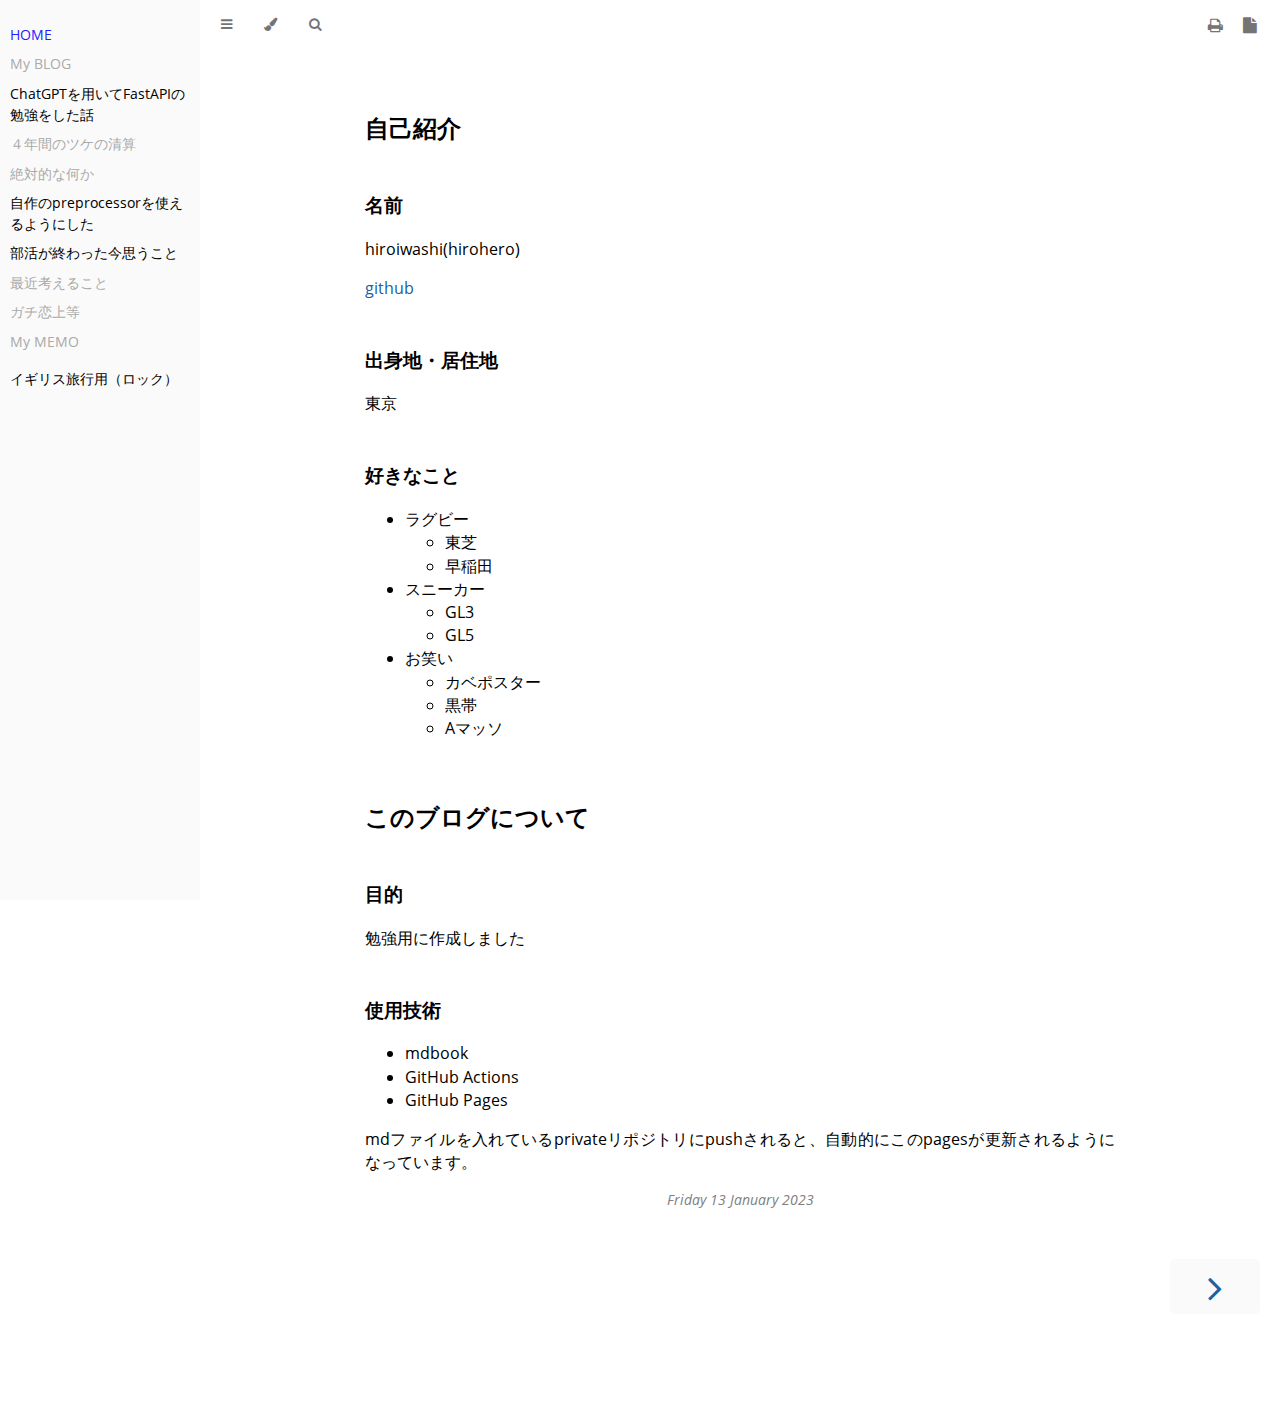
<file: index.html>
<!DOCTYPE HTML>
<html lang="" class="sidebar-visible no-js light">
    <head>
        <!-- Book generated using mdBook -->
        <meta charset="UTF-8">
        <title>HOME</title>


        <!-- Custom HTML head -->
        
        <meta name="description" content="">
        <meta name="viewport" content="width=device-width, initial-scale=1">
        <meta name="theme-color" content="#ffffff" />

        <link rel="icon" href="favicon.svg">
        <link rel="shortcut icon" href="favicon.png">
        <link rel="stylesheet" href="css/variables.css">
        <link rel="stylesheet" href="css/general.css">
        <link rel="stylesheet" href="css/chrome.css">
        <link rel="stylesheet" href="css/print.css" media="print">

        <!-- Fonts -->
        <link rel="stylesheet" href="FontAwesome/css/font-awesome.css">
        <link rel="stylesheet" href="fonts/fonts.css">

        <!-- Highlight.js Stylesheets -->
        <link rel="stylesheet" href="highlight.css">
        <link rel="stylesheet" href="tomorrow-night.css">
        <link rel="stylesheet" href="ayu-highlight.css">

        <!-- Custom theme stylesheets -->
        <link rel="stylesheet" href="theme/pagetoc.css">

    </head>
    <body>
        <!-- Provide site root to javascript -->
        <script>
            var path_to_root = "";
            var default_theme = window.matchMedia("(prefers-color-scheme: dark)").matches ? "navy" : "light";
        </script>

        <!-- Work around some values being stored in localStorage wrapped in quotes -->
        <script>
            try {
                var theme = localStorage.getItem('mdbook-theme');
                var sidebar = localStorage.getItem('mdbook-sidebar');

                if (theme.startsWith('"') && theme.endsWith('"')) {
                    localStorage.setItem('mdbook-theme', theme.slice(1, theme.length - 1));
                }

                if (sidebar.startsWith('"') && sidebar.endsWith('"')) {
                    localStorage.setItem('mdbook-sidebar', sidebar.slice(1, sidebar.length - 1));
                }
            } catch (e) { }
        </script>

        <!-- Set the theme before any content is loaded, prevents flash -->
        <script>
            var theme;
            try { theme = localStorage.getItem('mdbook-theme'); } catch(e) { }
            if (theme === null || theme === undefined) { theme = default_theme; }
            var html = document.querySelector('html');
            html.classList.remove('no-js')
            html.classList.remove('light')
            html.classList.add(theme);
            html.classList.add('js');
        </script>

        <!-- Hide / unhide sidebar before it is displayed -->
        <script>
            var html = document.querySelector('html');
            var sidebar = 'hidden';
            if (document.body.clientWidth >= 1080) {
                try { sidebar = localStorage.getItem('mdbook-sidebar'); } catch(e) { }
                sidebar = sidebar || 'visible';
            }
            html.classList.remove('sidebar-visible');
            html.classList.add("sidebar-" + sidebar);
        </script>

        <nav id="sidebar" class="sidebar" aria-label="Table of contents">
            <div class="sidebar-scrollbox">
                <ol class="chapter"><li class="chapter-item expanded affix "><a href="index.html" class="active">HOME</a></li><li class="chapter-item expanded "><div>My BLOG</div></li><li class="chapter-item expanded "><a href="blog/2023-03-07.html">ChatGPTを用いてFastAPIの勉強をした話</a></li><li class="chapter-item expanded "><div>４年間のツケの清算</div></li><li class="chapter-item expanded "><div>絶対的な何か</div></li><li class="chapter-item expanded "><a href="blog/2023-02-02.html">自作のpreprocessorを使えるようにした</a></li><li class="chapter-item expanded "><a href="blog/2023-01-23.html">部活が終わった今思うこと</a></li><li class="chapter-item expanded "><div>最近考えること</div></li><li class="chapter-item expanded "><div>ガチ恋上等</div></li><li class="chapter-item expanded "><div>My MEMO</div></li><li class="chapter-item expanded "><a href="memo/2023-09-30.html"></a></li><li class="chapter-item expanded "><a href="memo/2023-01-16.html">イギリス旅行用（ロック）</a></li></ol>
            </div>
            <div id="sidebar-resize-handle" class="sidebar-resize-handle"></div>
        </nav>

        <div id="page-wrapper" class="page-wrapper">

            <div class="page">
                                <div id="menu-bar-hover-placeholder"></div>
                <div id="menu-bar" class="menu-bar sticky bordered">
                    <div class="left-buttons">
                        <button id="sidebar-toggle" class="icon-button" type="button" title="Toggle Table of Contents" aria-label="Toggle Table of Contents" aria-controls="sidebar">
                            <i class="fa fa-bars"></i>
                        </button>
                        <button id="theme-toggle" class="icon-button" type="button" title="Change theme" aria-label="Change theme" aria-haspopup="true" aria-expanded="false" aria-controls="theme-list">
                            <i class="fa fa-paint-brush"></i>
                        </button>
                        <ul id="theme-list" class="theme-popup" aria-label="Themes" role="menu">
                            <li role="none"><button role="menuitem" class="theme" id="light">Light</button></li>
                            <li role="none"><button role="menuitem" class="theme" id="rust">Rust</button></li>
                            <li role="none"><button role="menuitem" class="theme" id="coal">Coal</button></li>
                            <li role="none"><button role="menuitem" class="theme" id="navy">Navy</button></li>
                            <li role="none"><button role="menuitem" class="theme" id="ayu">Ayu</button></li>
                        </ul>
                        <button id="search-toggle" class="icon-button" type="button" title="Search. (Shortkey: s)" aria-label="Toggle Searchbar" aria-expanded="false" aria-keyshortcuts="S" aria-controls="searchbar">
                            <i class="fa fa-search"></i>
                        </button>
                    </div>

                    <h1 class="menu-title"></h1>

                    <div class="right-buttons">
                        <a href="print.html" title="Print this book" aria-label="Print this book">
                            <i id="print-button" class="fa fa-print"></i>
                        </a>
                        <a href="https://github.com/hiroiwashi/pages" title="Git repository" aria-label="Git repository">
                            <i id="git-repository-button" class="fa fa-file"></i>
                        </a>

                    </div>
                </div>

                <div id="search-wrapper" class="hidden">
                    <form id="searchbar-outer" class="searchbar-outer">
                        <input type="search" id="searchbar" name="searchbar" placeholder="Search this book ..." aria-controls="searchresults-outer" aria-describedby="searchresults-header">
                    </form>
                    <div id="searchresults-outer" class="searchresults-outer hidden">
                        <div id="searchresults-header" class="searchresults-header"></div>
                        <ul id="searchresults">
                        </ul>
                    </div>
                </div>

                <!-- Apply ARIA attributes after the sidebar and the sidebar toggle button are added to the DOM -->
                <script>
                    document.getElementById('sidebar-toggle').setAttribute('aria-expanded', sidebar === 'visible');
                    document.getElementById('sidebar').setAttribute('aria-hidden', sidebar !== 'visible');
                    Array.from(document.querySelectorAll('#sidebar a')).forEach(function(link) {
                        link.setAttribute('tabIndex', sidebar === 'visible' ? 0 : -1);
                    });
                </script>

                <div id="content" class="content">
                    <main><div class="sidetoc"><nav class="pagetoc"></nav></div>
                        <h2 id="自己紹介"><a class="header" href="#自己紹介">自己紹介</a></h2>
<h3 id="名前"><a class="header" href="#名前">名前</a></h3>
<p>hiroiwashi(hirohero)</p>
<p><a href="https://github.com/hiroiwashi">github</a></p>
<h3 id="出身地居住地"><a class="header" href="#出身地居住地">出身地・居住地</a></h3>
<p>東京</p>
<h3 id="好きなこと"><a class="header" href="#好きなこと">好きなこと</a></h3>
<ul>
<li>ラグビー
<ul>
<li>東芝</li>
<li>早稲田</li>
</ul>
</li>
<li>スニーカー
<ul>
<li>GL3</li>
<li>GL5</li>
</ul>
</li>
<li>お笑い
<ul>
<li>カベポスター</li>
<li>黒帯</li>
<li>Aマッソ</li>
</ul>
</li>
</ul>
<h2 id="このブログについて"><a class="header" href="#このブログについて">このブログについて</a></h2>
<h3 id="目的"><a class="header" href="#目的">目的</a></h3>
<p>勉強用に作成しました</p>
<h3 id="使用技術"><a class="header" href="#使用技術">使用技術</a></h3>
<ul>
<li>mdbook</li>
<li>GitHub Actions</li>
<li>GitHub Pages</li>
</ul>
<p>mdファイルを入れているprivateリポジトリにpushされると、自動的にこのpagesが更新されるようになっています。</p>
<div class="datetime" style="text-align: center; color: gray; font-style: italic; font-size: 90%;">Friday 13 January 2023</div>

                    </main>

                    <nav class="nav-wrapper" aria-label="Page navigation">
                        <!-- Mobile navigation buttons -->

                            <a rel="next" href="blog/2023-03-07.html" class="mobile-nav-chapters next" title="Next chapter" aria-label="Next chapter" aria-keyshortcuts="Right">
                                <i class="fa fa-angle-right"></i>
                            </a>

                        <div style="clear: both"></div>
                    </nav>
                </div>
            </div>

            <nav class="nav-wide-wrapper" aria-label="Page navigation">

                    <a rel="next" href="blog/2023-03-07.html" class="nav-chapters next" title="Next chapter" aria-label="Next chapter" aria-keyshortcuts="Right">
                        <i class="fa fa-angle-right"></i>
                    </a>
            </nav>

        </div>




        <script>
            window.playground_copyable = true;
        </script>


        <script src="elasticlunr.min.js"></script>
        <script src="mark.min.js"></script>
        <script src="searcher.js"></script>

        <script src="clipboard.min.js"></script>
        <script src="highlight.js"></script>
        <script src="book.js"></script>

        <!-- Custom JS scripts -->
        <script src="theme/pagetoc.js"></script>


    </body>
</html>
</file>
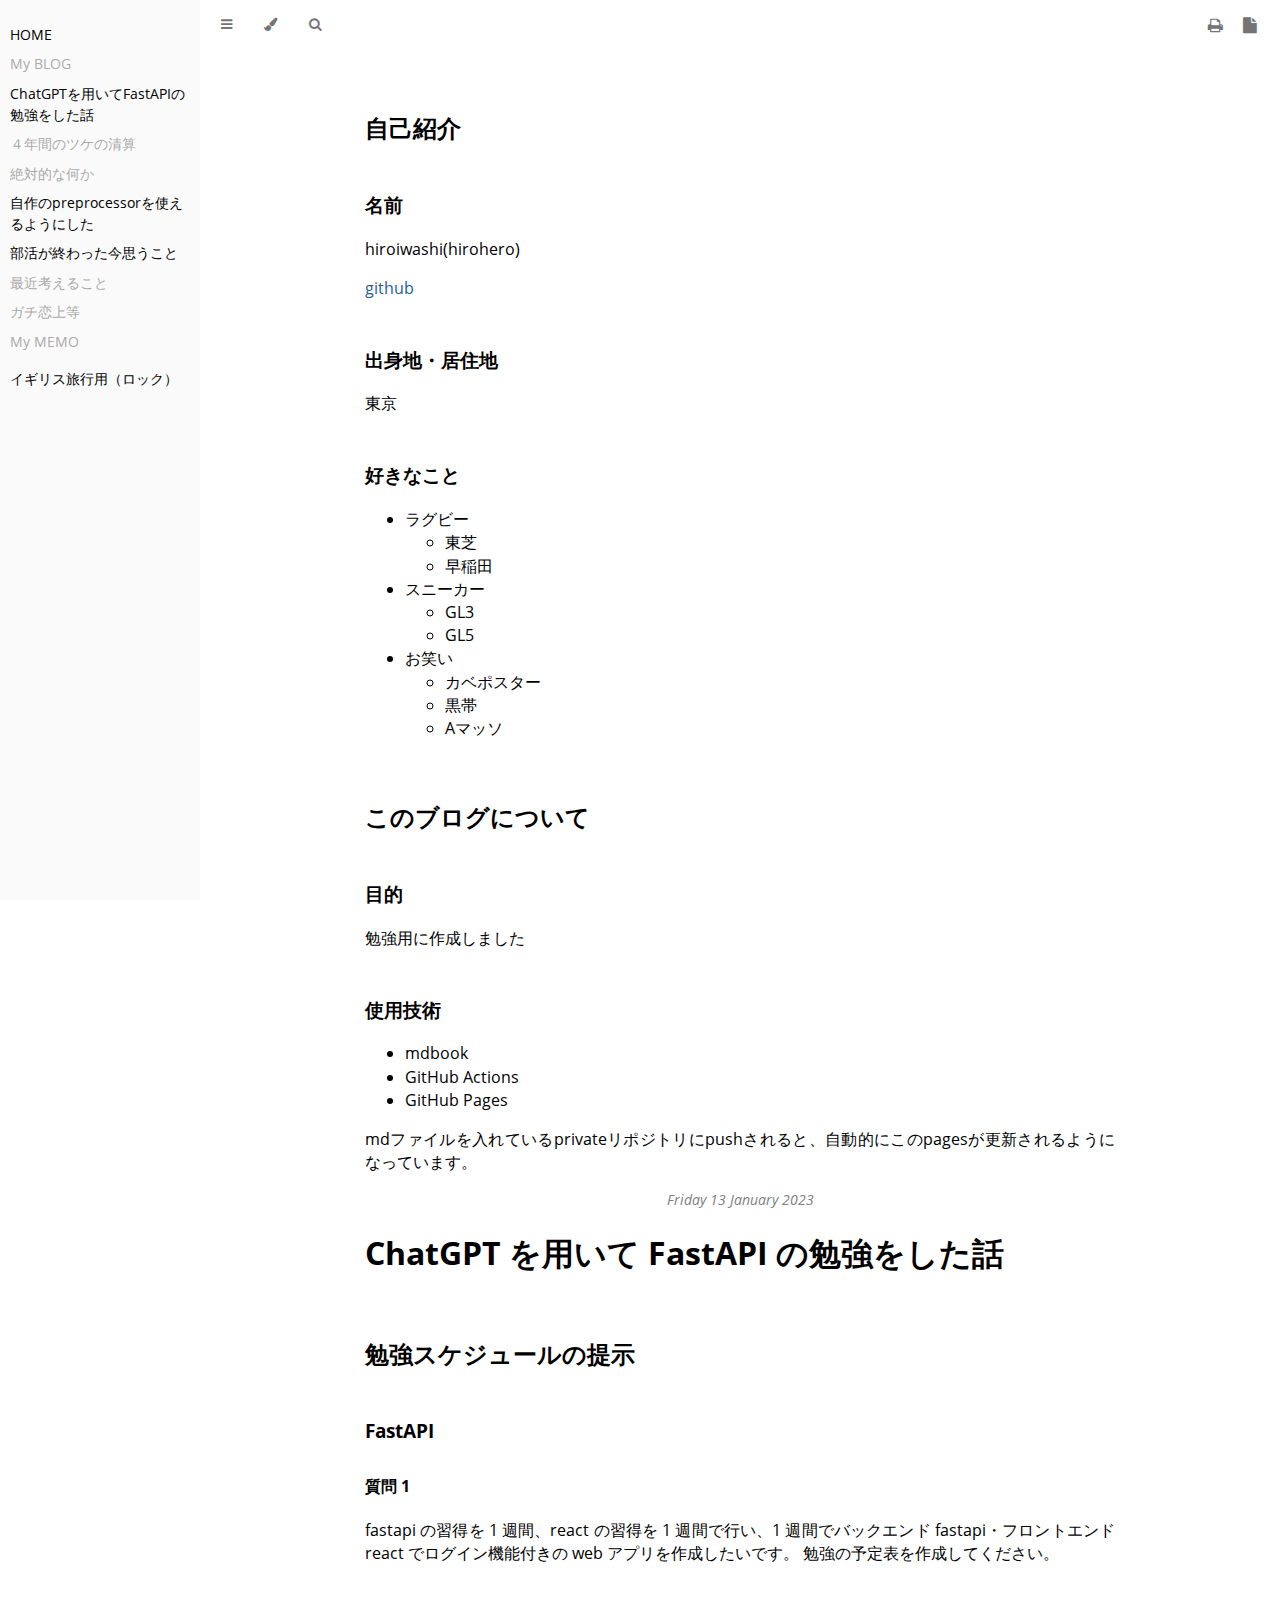
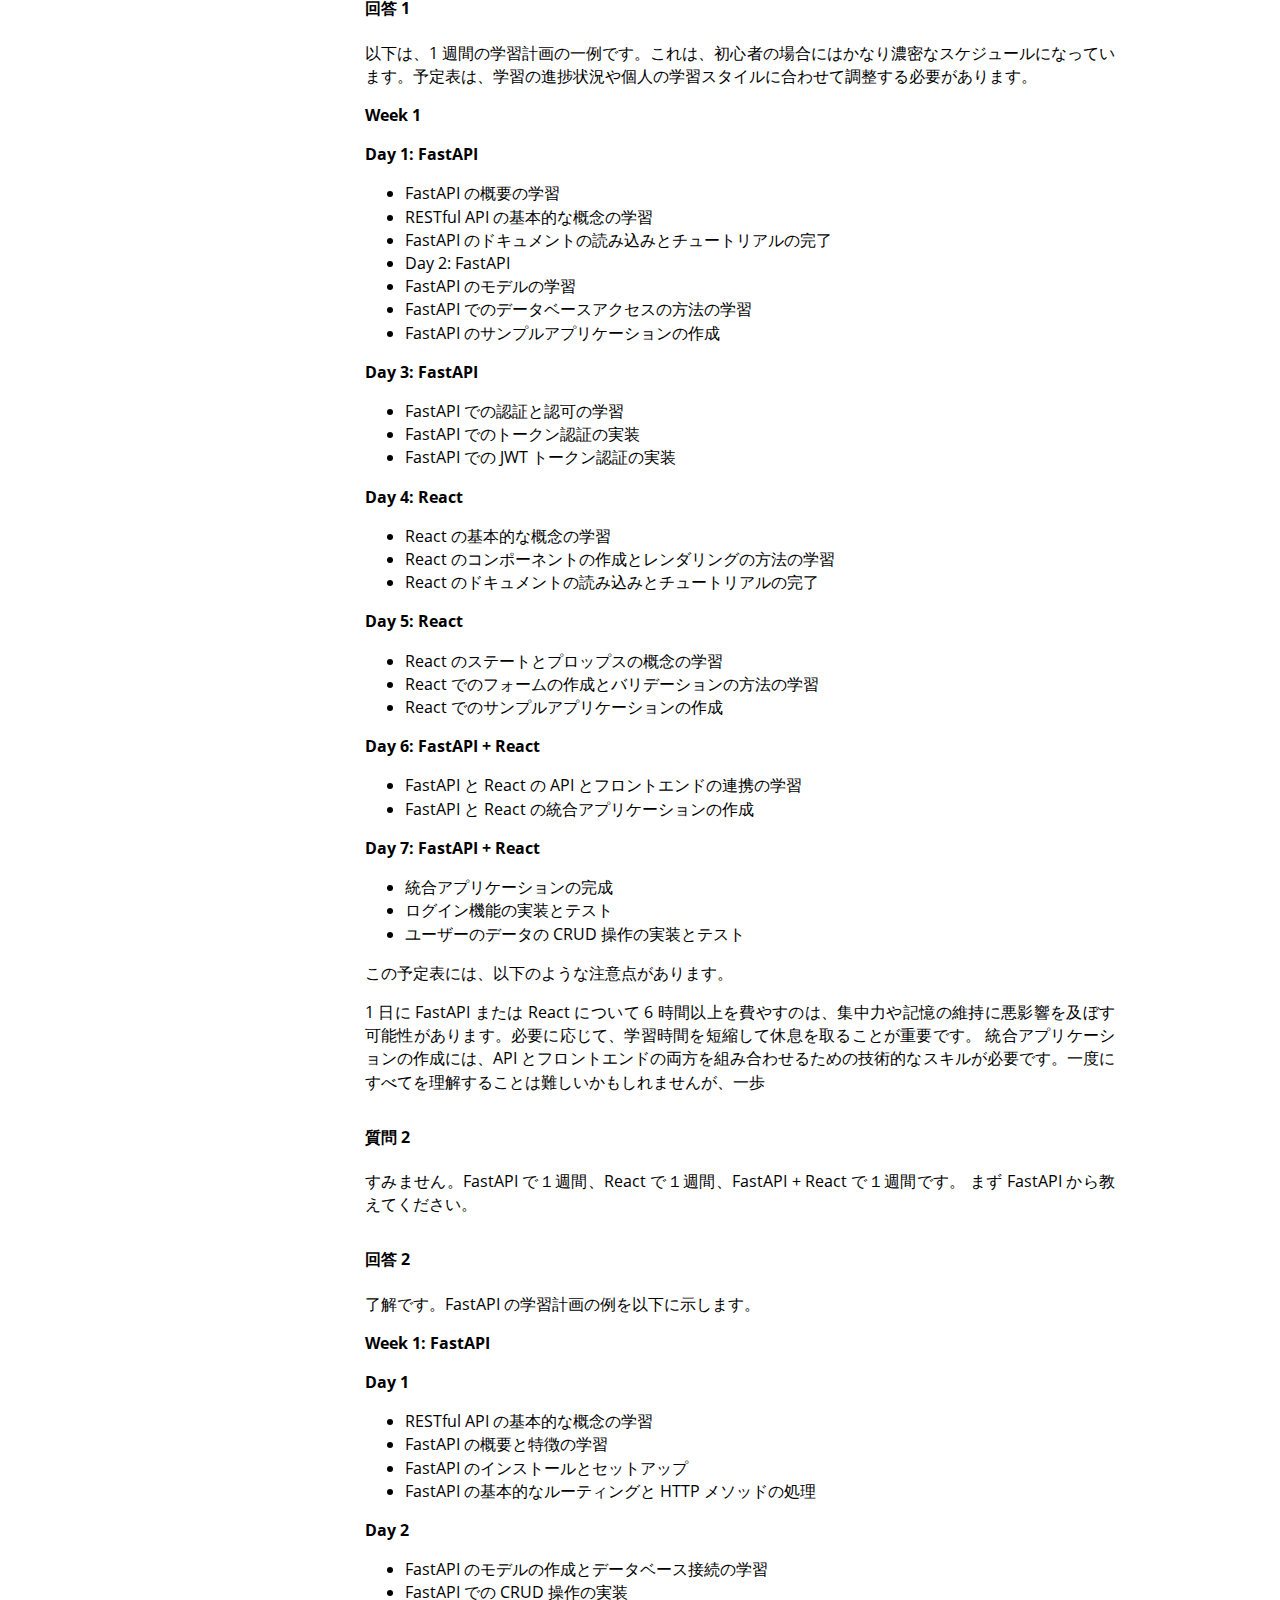
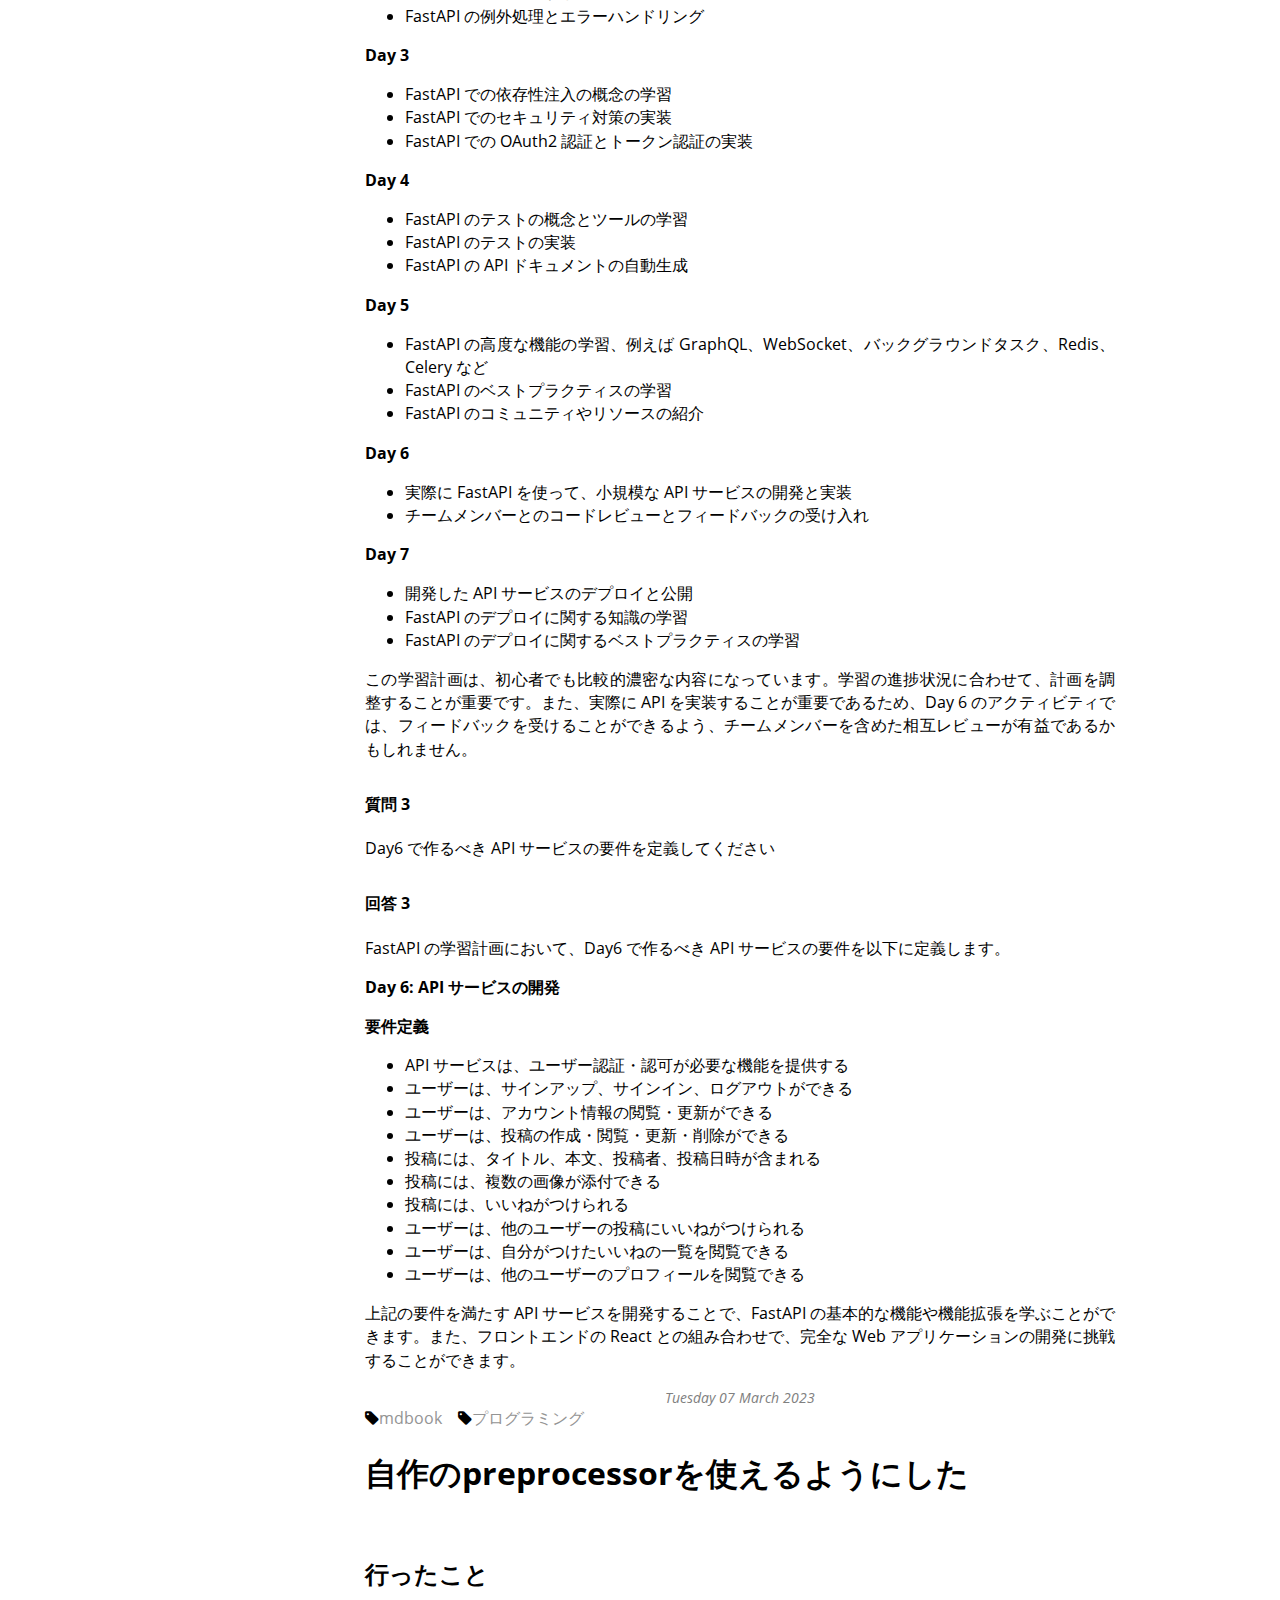
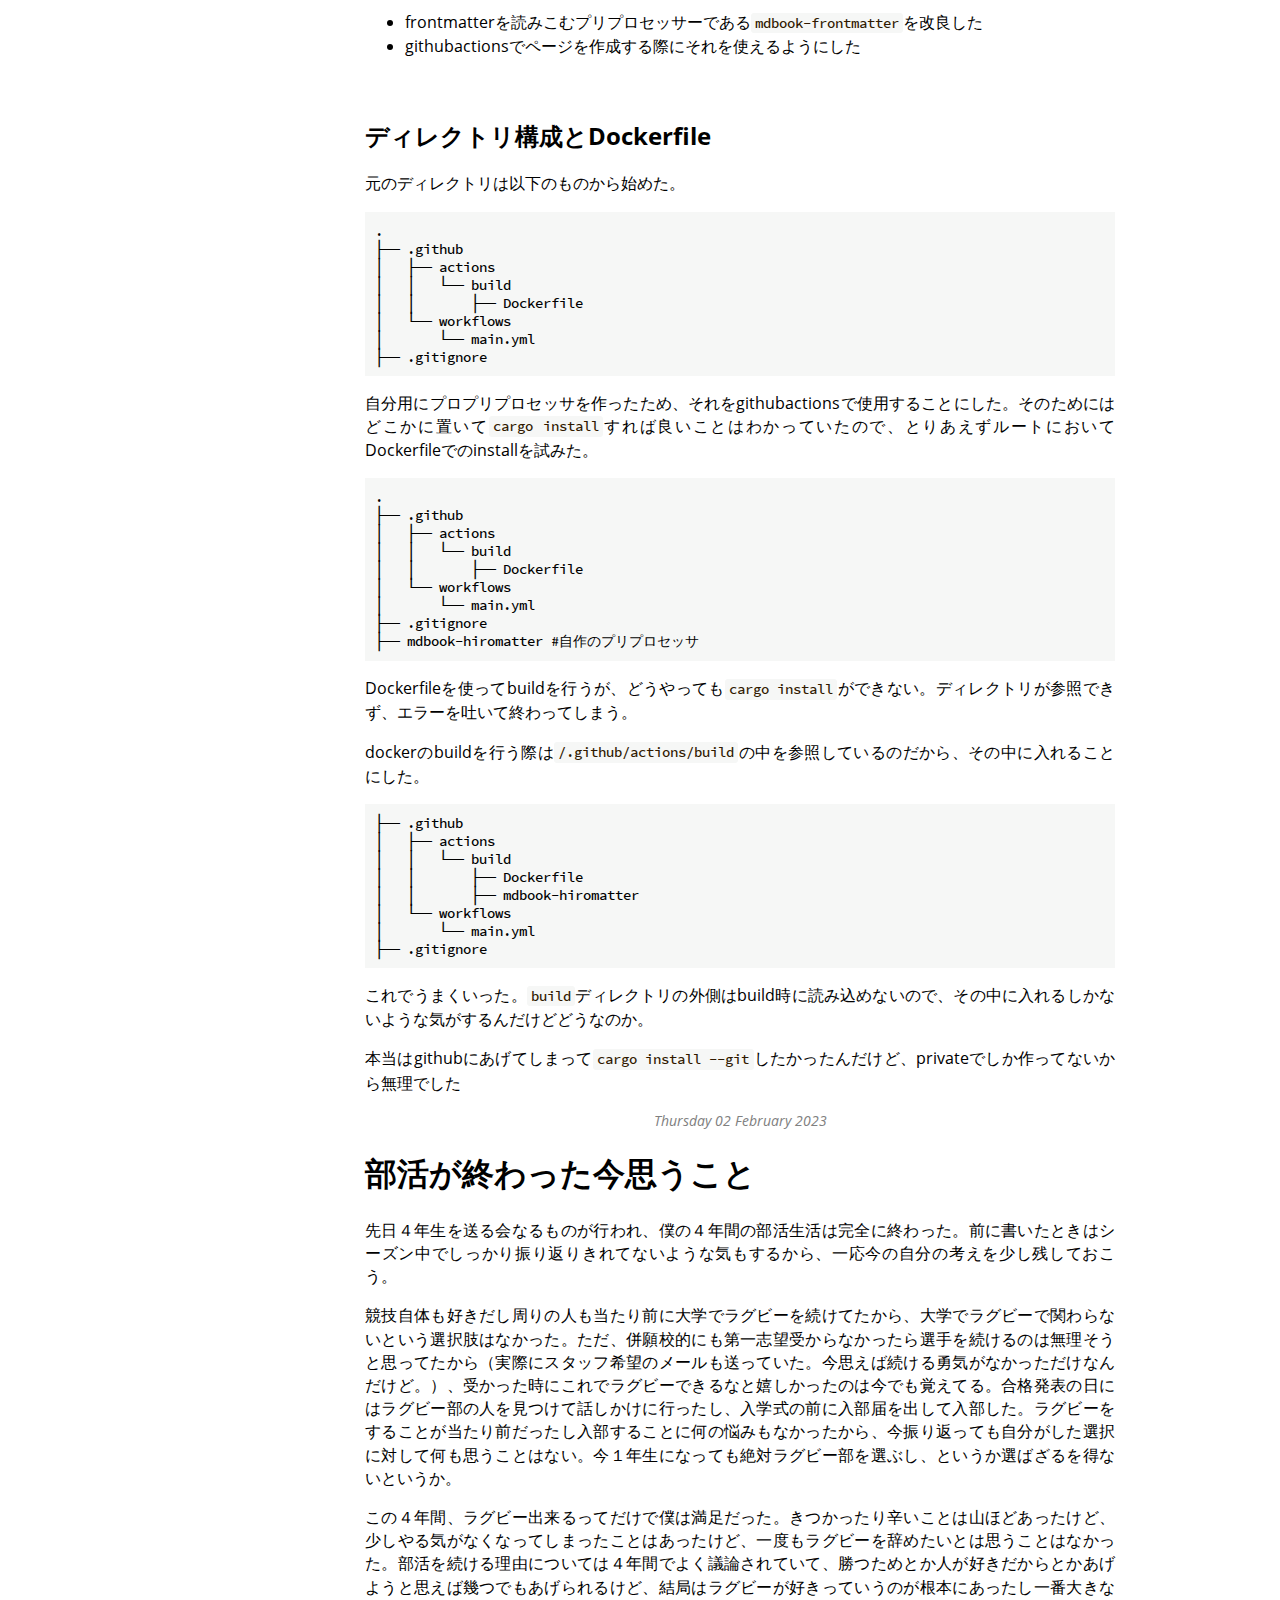
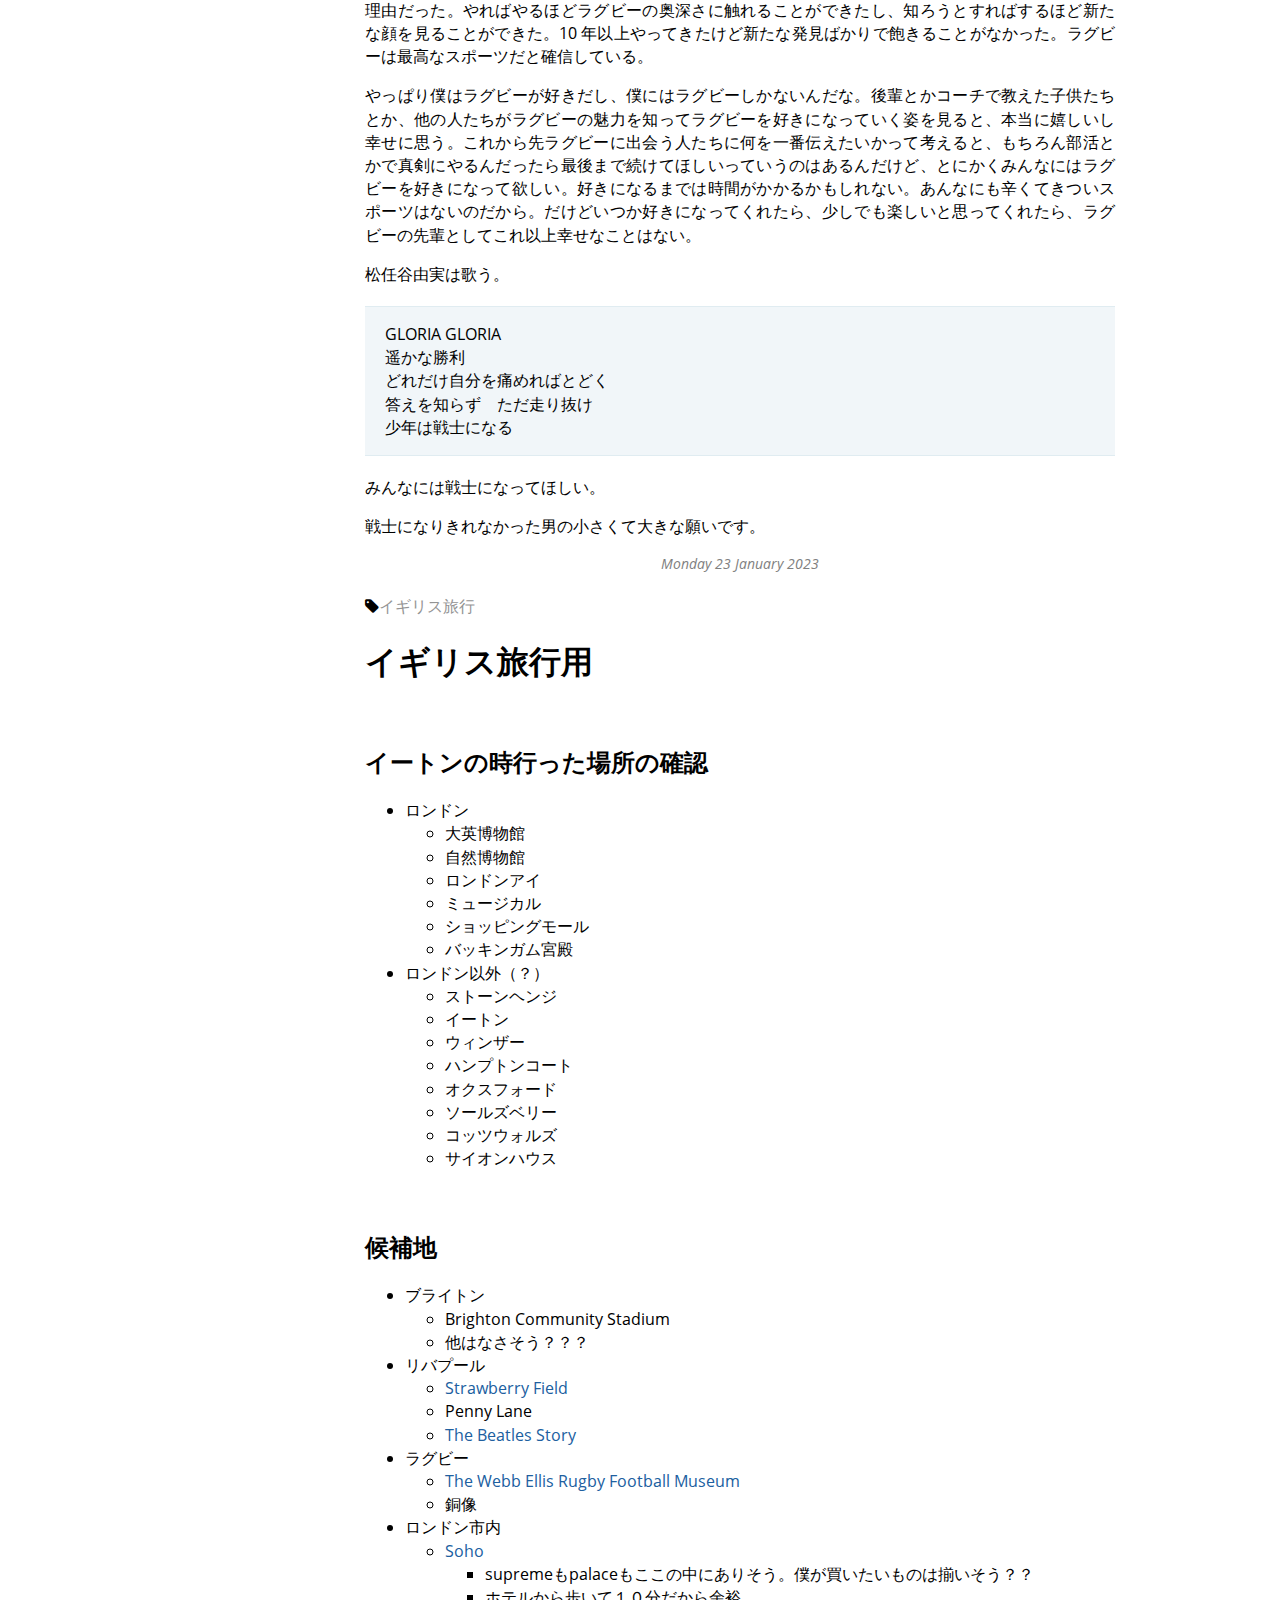
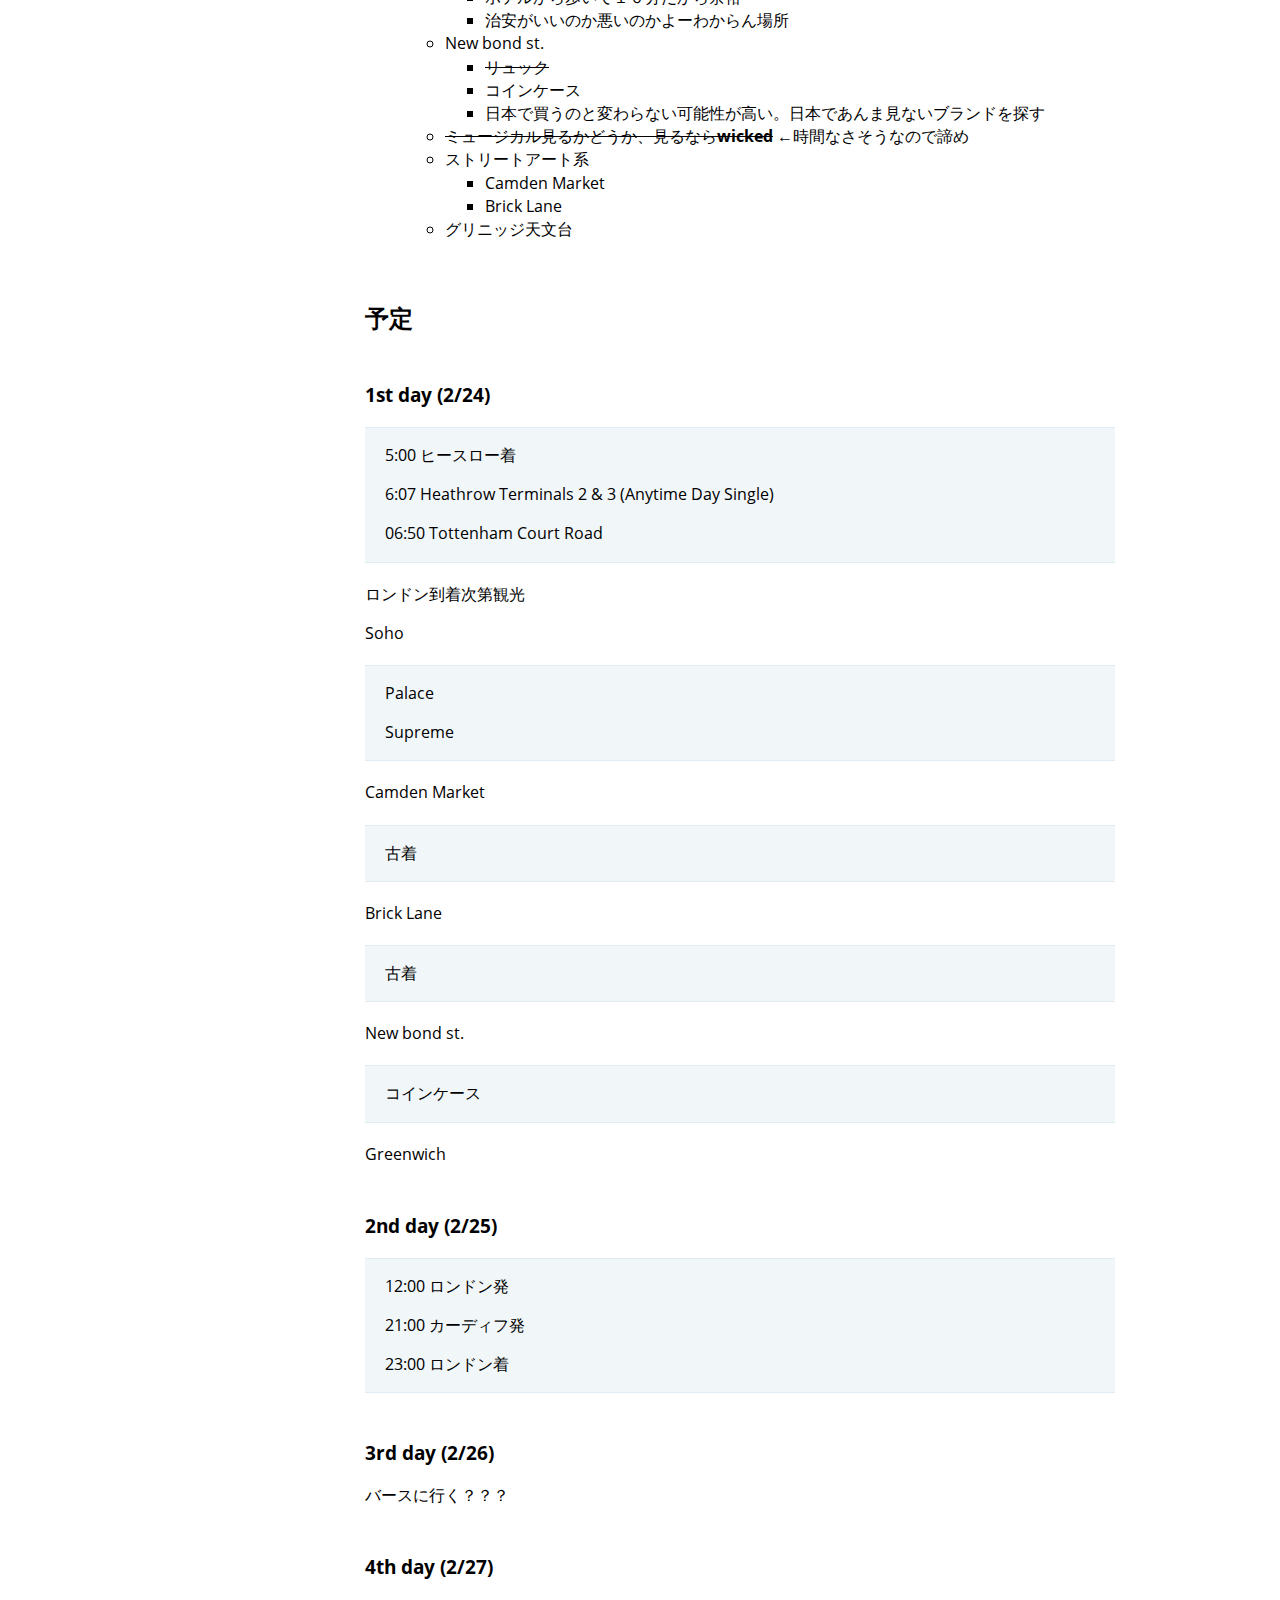
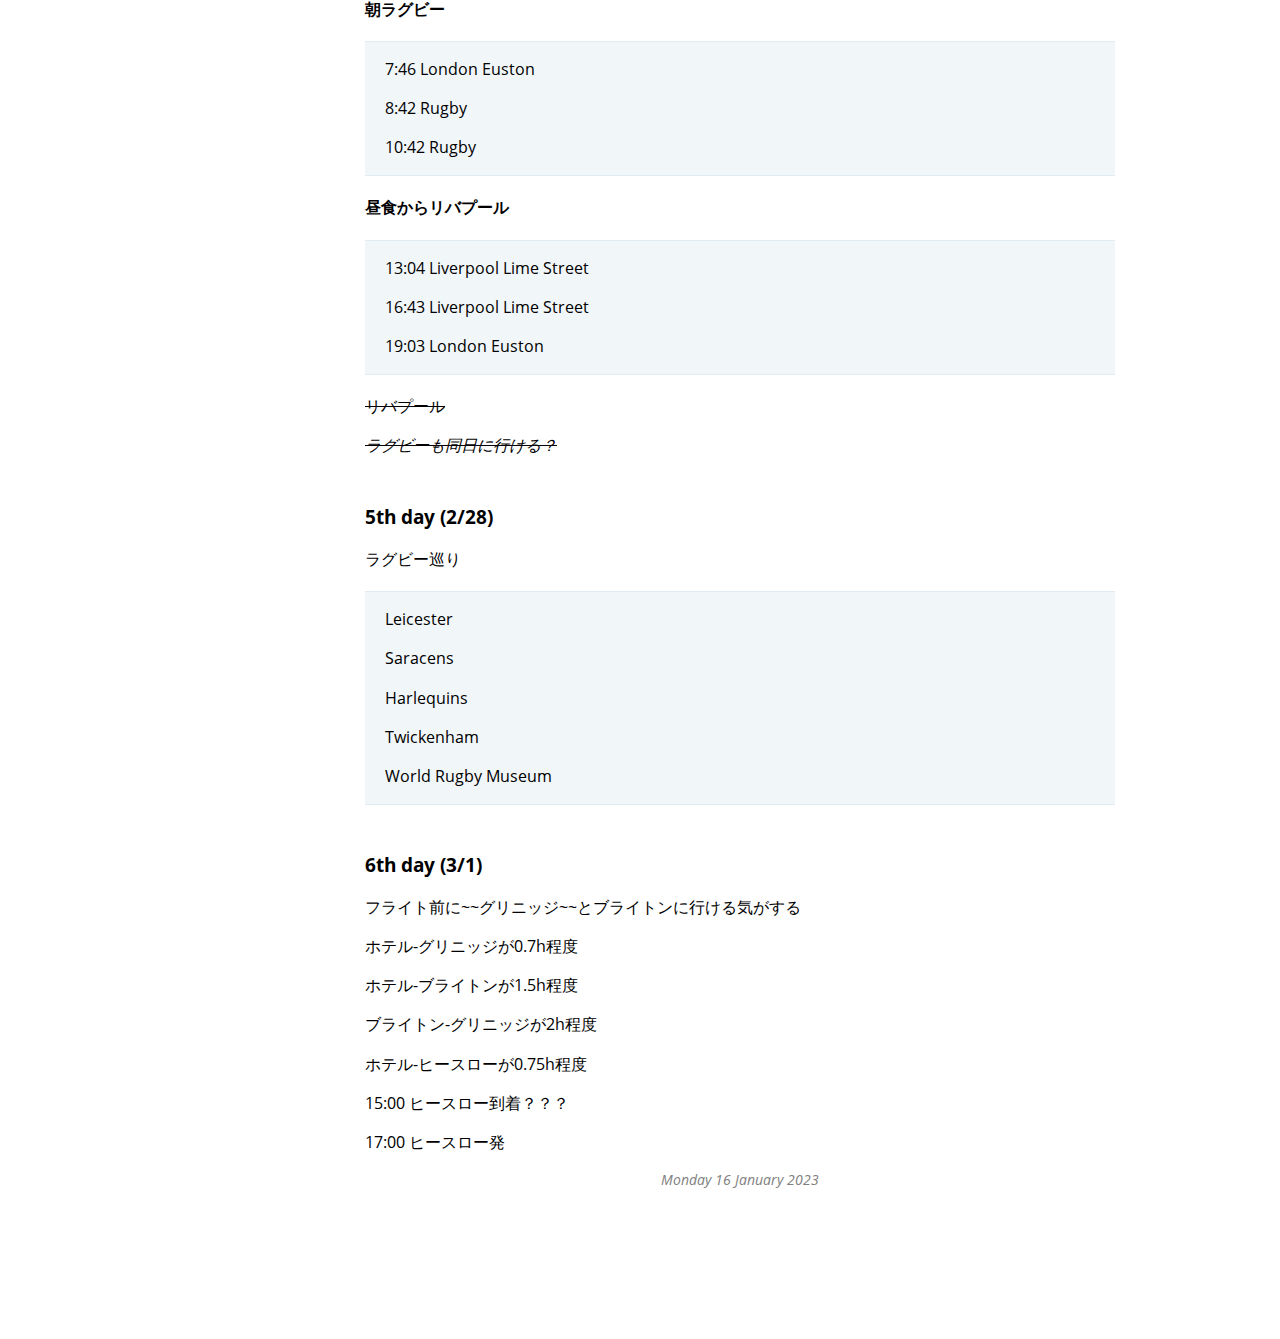
<file: print.html>
<!DOCTYPE HTML>
<html lang="" class="sidebar-visible no-js light">
    <head>
        <!-- Book generated using mdBook -->
        <meta charset="UTF-8">
        <title></title>
        <meta name="robots" content="noindex" />


        <!-- Custom HTML head -->
        
        <meta name="description" content="">
        <meta name="viewport" content="width=device-width, initial-scale=1">
        <meta name="theme-color" content="#ffffff" />

        <link rel="icon" href="favicon.svg">
        <link rel="shortcut icon" href="favicon.png">
        <link rel="stylesheet" href="css/variables.css">
        <link rel="stylesheet" href="css/general.css">
        <link rel="stylesheet" href="css/chrome.css">
        <link rel="stylesheet" href="css/print.css" media="print">

        <!-- Fonts -->
        <link rel="stylesheet" href="FontAwesome/css/font-awesome.css">
        <link rel="stylesheet" href="fonts/fonts.css">

        <!-- Highlight.js Stylesheets -->
        <link rel="stylesheet" href="highlight.css">
        <link rel="stylesheet" href="tomorrow-night.css">
        <link rel="stylesheet" href="ayu-highlight.css">

        <!-- Custom theme stylesheets -->
        <link rel="stylesheet" href="theme/pagetoc.css">

    </head>
    <body>
        <!-- Provide site root to javascript -->
        <script>
            var path_to_root = "";
            var default_theme = window.matchMedia("(prefers-color-scheme: dark)").matches ? "navy" : "light";
        </script>

        <!-- Work around some values being stored in localStorage wrapped in quotes -->
        <script>
            try {
                var theme = localStorage.getItem('mdbook-theme');
                var sidebar = localStorage.getItem('mdbook-sidebar');

                if (theme.startsWith('"') && theme.endsWith('"')) {
                    localStorage.setItem('mdbook-theme', theme.slice(1, theme.length - 1));
                }

                if (sidebar.startsWith('"') && sidebar.endsWith('"')) {
                    localStorage.setItem('mdbook-sidebar', sidebar.slice(1, sidebar.length - 1));
                }
            } catch (e) { }
        </script>

        <!-- Set the theme before any content is loaded, prevents flash -->
        <script>
            var theme;
            try { theme = localStorage.getItem('mdbook-theme'); } catch(e) { }
            if (theme === null || theme === undefined) { theme = default_theme; }
            var html = document.querySelector('html');
            html.classList.remove('no-js')
            html.classList.remove('light')
            html.classList.add(theme);
            html.classList.add('js');
        </script>

        <!-- Hide / unhide sidebar before it is displayed -->
        <script>
            var html = document.querySelector('html');
            var sidebar = 'hidden';
            if (document.body.clientWidth >= 1080) {
                try { sidebar = localStorage.getItem('mdbook-sidebar'); } catch(e) { }
                sidebar = sidebar || 'visible';
            }
            html.classList.remove('sidebar-visible');
            html.classList.add("sidebar-" + sidebar);
        </script>

        <nav id="sidebar" class="sidebar" aria-label="Table of contents">
            <div class="sidebar-scrollbox">
                <ol class="chapter"><li class="chapter-item expanded affix "><a href="index.html">HOME</a></li><li class="chapter-item expanded "><div>My BLOG</div></li><li class="chapter-item expanded "><a href="blog/2023-03-07.html">ChatGPTを用いてFastAPIの勉強をした話</a></li><li class="chapter-item expanded "><div>４年間のツケの清算</div></li><li class="chapter-item expanded "><div>絶対的な何か</div></li><li class="chapter-item expanded "><a href="blog/2023-02-02.html">自作のpreprocessorを使えるようにした</a></li><li class="chapter-item expanded "><a href="blog/2023-01-23.html">部活が終わった今思うこと</a></li><li class="chapter-item expanded "><div>最近考えること</div></li><li class="chapter-item expanded "><div>ガチ恋上等</div></li><li class="chapter-item expanded "><div>My MEMO</div></li><li class="chapter-item expanded "><a href="memo/2023-09-30.html"></a></li><li class="chapter-item expanded "><a href="memo/2023-01-16.html">イギリス旅行用（ロック）</a></li></ol>
            </div>
            <div id="sidebar-resize-handle" class="sidebar-resize-handle"></div>
        </nav>

        <div id="page-wrapper" class="page-wrapper">

            <div class="page">
                                <div id="menu-bar-hover-placeholder"></div>
                <div id="menu-bar" class="menu-bar sticky bordered">
                    <div class="left-buttons">
                        <button id="sidebar-toggle" class="icon-button" type="button" title="Toggle Table of Contents" aria-label="Toggle Table of Contents" aria-controls="sidebar">
                            <i class="fa fa-bars"></i>
                        </button>
                        <button id="theme-toggle" class="icon-button" type="button" title="Change theme" aria-label="Change theme" aria-haspopup="true" aria-expanded="false" aria-controls="theme-list">
                            <i class="fa fa-paint-brush"></i>
                        </button>
                        <ul id="theme-list" class="theme-popup" aria-label="Themes" role="menu">
                            <li role="none"><button role="menuitem" class="theme" id="light">Light</button></li>
                            <li role="none"><button role="menuitem" class="theme" id="rust">Rust</button></li>
                            <li role="none"><button role="menuitem" class="theme" id="coal">Coal</button></li>
                            <li role="none"><button role="menuitem" class="theme" id="navy">Navy</button></li>
                            <li role="none"><button role="menuitem" class="theme" id="ayu">Ayu</button></li>
                        </ul>
                        <button id="search-toggle" class="icon-button" type="button" title="Search. (Shortkey: s)" aria-label="Toggle Searchbar" aria-expanded="false" aria-keyshortcuts="S" aria-controls="searchbar">
                            <i class="fa fa-search"></i>
                        </button>
                    </div>

                    <h1 class="menu-title"></h1>

                    <div class="right-buttons">
                        <a href="print.html" title="Print this book" aria-label="Print this book">
                            <i id="print-button" class="fa fa-print"></i>
                        </a>
                        <a href="https://github.com/hiroiwashi/pages" title="Git repository" aria-label="Git repository">
                            <i id="git-repository-button" class="fa fa-file"></i>
                        </a>

                    </div>
                </div>

                <div id="search-wrapper" class="hidden">
                    <form id="searchbar-outer" class="searchbar-outer">
                        <input type="search" id="searchbar" name="searchbar" placeholder="Search this book ..." aria-controls="searchresults-outer" aria-describedby="searchresults-header">
                    </form>
                    <div id="searchresults-outer" class="searchresults-outer hidden">
                        <div id="searchresults-header" class="searchresults-header"></div>
                        <ul id="searchresults">
                        </ul>
                    </div>
                </div>

                <!-- Apply ARIA attributes after the sidebar and the sidebar toggle button are added to the DOM -->
                <script>
                    document.getElementById('sidebar-toggle').setAttribute('aria-expanded', sidebar === 'visible');
                    document.getElementById('sidebar').setAttribute('aria-hidden', sidebar !== 'visible');
                    Array.from(document.querySelectorAll('#sidebar a')).forEach(function(link) {
                        link.setAttribute('tabIndex', sidebar === 'visible' ? 0 : -1);
                    });
                </script>

                <div id="content" class="content">
                    <main><div class="sidetoc"><nav class="pagetoc"></nav></div>
                        <h2 id="自己紹介"><a class="header" href="#自己紹介">自己紹介</a></h2>
<h3 id="名前"><a class="header" href="#名前">名前</a></h3>
<p>hiroiwashi(hirohero)</p>
<p><a href="https://github.com/hiroiwashi">github</a></p>
<h3 id="出身地居住地"><a class="header" href="#出身地居住地">出身地・居住地</a></h3>
<p>東京</p>
<h3 id="好きなこと"><a class="header" href="#好きなこと">好きなこと</a></h3>
<ul>
<li>ラグビー
<ul>
<li>東芝</li>
<li>早稲田</li>
</ul>
</li>
<li>スニーカー
<ul>
<li>GL3</li>
<li>GL5</li>
</ul>
</li>
<li>お笑い
<ul>
<li>カベポスター</li>
<li>黒帯</li>
<li>Aマッソ</li>
</ul>
</li>
</ul>
<h2 id="このブログについて"><a class="header" href="#このブログについて">このブログについて</a></h2>
<h3 id="目的"><a class="header" href="#目的">目的</a></h3>
<p>勉強用に作成しました</p>
<h3 id="使用技術"><a class="header" href="#使用技術">使用技術</a></h3>
<ul>
<li>mdbook</li>
<li>GitHub Actions</li>
<li>GitHub Pages</li>
</ul>
<p>mdファイルを入れているprivateリポジトリにpushされると、自動的にこのpagesが更新されるようになっています。</p>
<div class="datetime" style="text-align: center; color: gray; font-style: italic; font-size: 90%;">Friday 13 January 2023</div>
<div style="break-before: page; page-break-before: always;"></div><h1 id="chatgpt-を用いて-fastapi-の勉強をした話"><a class="header" href="#chatgpt-を用いて-fastapi-の勉強をした話">ChatGPT を用いて FastAPI の勉強をした話</a></h1>
<h2 id="勉強スケジュールの提示"><a class="header" href="#勉強スケジュールの提示">勉強スケジュールの提示</a></h2>
<h3 id="fastapi"><a class="header" href="#fastapi">FastAPI</a></h3>
<h4 id="質問-1"><a class="header" href="#質問-1">質問 1</a></h4>
<p>fastapi の習得を 1 週間、react の習得を 1 週間で行い、1 週間でバックエンド fastapi・フロントエンド react でログイン機能付きの web アプリを作成したいです。
勉強の予定表を作成してください。</p>
<h4 id="回答-1"><a class="header" href="#回答-1">回答 1</a></h4>
<p>以下は、1 週間の学習計画の一例です。これは、初心者の場合にはかなり濃密なスケジュールになっています。予定表は、学習の進捗状況や個人の学習スタイルに合わせて調整する必要があります。</p>
<p><strong>Week 1</strong></p>
<p><strong>Day 1: FastAPI</strong></p>
<ul>
<li>FastAPI の概要の学習</li>
<li>RESTful API の基本的な概念の学習</li>
<li>FastAPI のドキュメントの読み込みとチュートリアルの完了</li>
<li>Day 2: FastAPI</li>
<li>FastAPI のモデルの学習</li>
<li>FastAPI でのデータベースアクセスの方法の学習</li>
<li>FastAPI のサンプルアプリケーションの作成</li>
</ul>
<p><strong>Day 3: FastAPI</strong></p>
<ul>
<li>FastAPI での認証と認可の学習</li>
<li>FastAPI でのトークン認証の実装</li>
<li>FastAPI での JWT トークン認証の実装</li>
</ul>
<p><strong>Day 4: React</strong></p>
<ul>
<li>React の基本的な概念の学習</li>
<li>React のコンポーネントの作成とレンダリングの方法の学習</li>
<li>React のドキュメントの読み込みとチュートリアルの完了</li>
</ul>
<p><strong>Day 5: React</strong></p>
<ul>
<li>React のステートとプロップスの概念の学習</li>
<li>React でのフォームの作成とバリデーションの方法の学習</li>
<li>React でのサンプルアプリケーションの作成</li>
</ul>
<p><strong>Day 6: FastAPI + React</strong></p>
<ul>
<li>FastAPI と React の API とフロントエンドの連携の学習</li>
<li>FastAPI と React の統合アプリケーションの作成</li>
</ul>
<p><strong>Day 7: FastAPI + React</strong></p>
<ul>
<li>統合アプリケーションの完成</li>
<li>ログイン機能の実装とテスト</li>
<li>ユーザーのデータの CRUD 操作の実装とテスト</li>
</ul>
<p>この予定表には、以下のような注意点があります。</p>
<p>1 日に FastAPI または React について 6 時間以上を費やすのは、集中力や記憶の維持に悪影響を及ぼす可能性があります。必要に応じて、学習時間を短縮して休息を取ることが重要です。
統合アプリケーションの作成には、API とフロントエンドの両方を組み合わせるための技術的なスキルが必要です。一度にすべてを理解することは難しいかもしれませんが、一歩</p>
<h4 id="質問-2"><a class="header" href="#質問-2">質問 2</a></h4>
<p>すみません。FastAPI で１週間、React で１週間、FastAPI + React で１週間です。
まず FastAPI から教えてください。</p>
<h4 id="回答-2"><a class="header" href="#回答-2">回答 2</a></h4>
<p>了解です。FastAPI の学習計画の例を以下に示します。</p>
<p><strong>Week 1: FastAPI</strong></p>
<p><strong>Day 1</strong></p>
<ul>
<li>RESTful API の基本的な概念の学習</li>
<li>FastAPI の概要と特徴の学習</li>
<li>FastAPI のインストールとセットアップ</li>
<li>FastAPI の基本的なルーティングと HTTP メソッドの処理</li>
</ul>
<p><strong>Day 2</strong></p>
<ul>
<li>FastAPI のモデルの作成とデータベース接続の学習</li>
<li>FastAPI での CRUD 操作の実装</li>
<li>FastAPI の例外処理とエラーハンドリング</li>
</ul>
<p><strong>Day 3</strong></p>
<ul>
<li>FastAPI での依存性注入の概念の学習</li>
<li>FastAPI でのセキュリティ対策の実装</li>
<li>FastAPI での OAuth2 認証とトークン認証の実装</li>
</ul>
<p><strong>Day 4</strong></p>
<ul>
<li>FastAPI のテストの概念とツールの学習</li>
<li>FastAPI のテストの実装</li>
<li>FastAPI の API ドキュメントの自動生成</li>
</ul>
<p><strong>Day 5</strong></p>
<ul>
<li>FastAPI の高度な機能の学習、例えば GraphQL、WebSocket、バックグラウンドタスク、Redis、Celery など</li>
<li>FastAPI のベストプラクティスの学習</li>
<li>FastAPI のコミュニティやリソースの紹介</li>
</ul>
<p><strong>Day 6</strong></p>
<ul>
<li>実際に FastAPI を使って、小規模な API サービスの開発と実装</li>
<li>チームメンバーとのコードレビューとフィードバックの受け入れ</li>
</ul>
<p><strong>Day 7</strong></p>
<ul>
<li>開発した API サービスのデプロイと公開</li>
<li>FastAPI のデプロイに関する知識の学習</li>
<li>FastAPI のデプロイに関するベストプラクティスの学習</li>
</ul>
<p>この学習計画は、初心者でも比較的濃密な内容になっています。学習の進捗状況に合わせて、計画を調整することが重要です。また、実際に API を実装することが重要であるため、Day 6 のアクティビティでは、フィードバックを受けることができるよう、チームメンバーを含めた相互レビューが有益であるかもしれません。</p>
<h4 id="質問-3"><a class="header" href="#質問-3">質問 3</a></h4>
<p>Day6 で作るべき API サービスの要件を定義してください</p>
<h4 id="回答-3"><a class="header" href="#回答-3">回答 3</a></h4>
<p>FastAPI の学習計画において、Day6 で作るべき API サービスの要件を以下に定義します。</p>
<p><strong>Day 6: API サービスの開発</strong></p>
<p><strong>要件定義</strong></p>
<ul>
<li>API サービスは、ユーザー認証・認可が必要な機能を提供する</li>
<li>ユーザーは、サインアップ、サインイン、ログアウトができる</li>
<li>ユーザーは、アカウント情報の閲覧・更新ができる</li>
<li>ユーザーは、投稿の作成・閲覧・更新・削除ができる</li>
<li>投稿には、タイトル、本文、投稿者、投稿日時が含まれる</li>
<li>投稿には、複数の画像が添付できる</li>
<li>投稿には、いいねがつけられる</li>
<li>ユーザーは、他のユーザーの投稿にいいねがつけられる</li>
<li>ユーザーは、自分がつけたいいねの一覧を閲覧できる</li>
<li>ユーザーは、他のユーザーのプロフィールを閲覧できる</li>
</ul>
<p>上記の要件を満たす API サービスを開発することで、FastAPI の基本的な機能や機能拡張を学ぶことができます。また、フロントエンドの React との組み合わせで、完全な Web アプリケーションの開発に挑戦することができます。</p>
<div class="datetime" style="text-align: center; color: gray; font-style: italic; font-size: 90%;">Tuesday 07 March 2023</div>
<div style="break-before: page; page-break-before: always;"></div><div class="topic"><i class="fa fa-tag"></i><span>mdbook</span><i class="fa fa-tag"></i><span>プログラミング</span></div>
<h1 id="自作のpreprocessorを使えるようにした"><a class="header" href="#自作のpreprocessorを使えるようにした">自作のpreprocessorを使えるようにした</a></h1>
<h2 id="行ったこと"><a class="header" href="#行ったこと">行ったこと</a></h2>
<ul>
<li>frontmatterを読みこむプリプロセッサーである<code>mdbook-frontmatter</code>を改良した</li>
<li>githubactionsでページを作成する際にそれを使えるようにした</li>
</ul>
<h2 id="ディレクトリ構成とdockerfile"><a class="header" href="#ディレクトリ構成とdockerfile">ディレクトリ構成とDockerfile</a></h2>
<p>元のディレクトリは以下のものから始めた。</p>
<pre><code>.
├── .github
│   ├── actions
│   │   └── build
│   │       ├── Dockerfile
│   └── workflows
│       └── main.yml
├── .gitignore
</code></pre>
<p>自分用にプロプリプロセッサを作ったため、それをgithubactionsで使用することにした。そのためにはどこかに置いて<code>cargo install</code>すれば良いことはわかっていたので、とりあえずルートにおいてDockerfileでのinstallを試みた。</p>
<pre><code>.
├── .github
│   ├── actions
│   │   └── build
│   │       ├── Dockerfile
│   └── workflows
│       └── main.yml
├── .gitignore
├── mdbook-hiromatter #自作のプリプロセッサ
</code></pre>
<p>Dockerfileを使ってbuildを行うが、どうやっても<code>cargo install</code>ができない。ディレクトリが参照できず、エラーを吐いて終わってしまう。</p>
<p>dockerのbuildを行う際は<code>/.github/actions/build</code>の中を参照しているのだから、その中に入れることにした。</p>
<pre><code class="language-修正版">├── .github
│   ├── actions
│   │   └── build
│   │       ├── Dockerfile
│   │       ├── mdbook-hiromatter
│   └── workflows
│       └── main.yml
├── .gitignore
</code></pre>
<p>これでうまくいった。<code>build</code>ディレクトリの外側はbuild時に読み込めないので、その中に入れるしかないような気がするんだけどどうなのか。</p>
<p>本当はgithubにあげてしまって<code>cargo install --git</code>したかったんだけど、privateでしか作ってないから無理でした</p>
<div class="datetime" style="text-align: center; color: gray; font-style: italic; font-size: 90%;">Thursday 02 February 2023</div>
<div style="break-before: page; page-break-before: always;"></div><h1 id="部活が終わった今思うこと"><a class="header" href="#部活が終わった今思うこと">部活が終わった今思うこと</a></h1>
<p>先日４年生を送る会なるものが行われ、僕の４年間の部活生活は完全に終わった。前に書いたときはシーズン中でしっかり振り返りきれてないような気もするから、一応今の自分の考えを少し残しておこう。</p>
<p>競技自体も好きだし周りの人も当たり前に大学でラグビーを続けてたから、大学でラグビーで関わらないという選択肢はなかった。ただ、併願校的にも第一志望受からなかったら選手を続けるのは無理そうと思ってたから（実際にスタッフ希望のメールも送っていた。今思えば続ける勇気がなかっただけなんだけど。）、受かった時にこれでラグビーできるなと嬉しかったのは今でも覚えてる。合格発表の日にはラグビー部の人を見つけて話しかけに行ったし、入学式の前に入部届を出して入部した。ラグビーをすることが当たり前だったし入部することに何の悩みもなかったから、今振り返っても自分がした選択に対して何も思うことはない。今１年生になっても絶対ラグビー部を選ぶし、というか選ばざるを得ないというか。</p>
<p>この４年間、ラグビー出来るってだけで僕は満足だった。きつかったり辛いことは山ほどあったけど、少しやる気がなくなってしまったことはあったけど、一度もラグビーを辞めたいとは思うことはなかった。部活を続ける理由については４年間でよく議論されていて、勝つためとか人が好きだからとかあげようと思えば幾つでもあげられるけど、結局はラグビーが好きっていうのが根本にあったし一番大きな理由だった。やればやるほどラグビーの奥深さに触れることができたし、知ろうとすればするほど新たな顔を見ることができた。10 年以上やってきたけど新たな発見ばかりで飽きることがなかった。ラグビーは最高なスポーツだと確信している。</p>
<p>やっぱり僕はラグビーが好きだし、僕にはラグビーしかないんだな。後輩とかコーチで教えた子供たちとか、他の人たちがラグビーの魅力を知ってラグビーを好きになっていく姿を見ると、本当に嬉しいし幸せに思う。これから先ラグビーに出会う人たちに何を一番伝えたいかって考えると、もちろん部活とかで真剣にやるんだったら最後まで続けてほしいっていうのはあるんだけど、とにかくみんなにはラグビーを好きになって欲しい。好きになるまでは時間がかかるかもしれない。あんなにも辛くてきついスポーツはないのだから。だけどいつか好きになってくれたら、少しでも楽しいと思ってくれたら、ラグビーの先輩としてこれ以上幸せなことはない。</p>
<p>松任谷由実は歌う。</p>
<blockquote>
<p>GLORIA GLORIA<br />遥かな勝利<br />どれだけ自分を痛めればとどく<br />答えを知らず　ただ走り抜け<br />少年は戦士になる</p>
</blockquote>
<p>みんなには戦士になってほしい。</p>
<p>戦士になりきれなかった男の小さくて大きな願いです。</p>
<div class="datetime" style="text-align: center; color: gray; font-style: italic; font-size: 90%;">Monday 23 January 2023</div>
<div style="break-before: page; page-break-before: always;"></div><h1 id=""><a class="header" href="#"></a></h1>
<div style="break-before: page; page-break-before: always;"></div><div class="topic"><i class="fa fa-tag"></i><span>イギリス旅行</span></div>
<h1 id="イギリス旅行用"><a class="header" href="#イギリス旅行用">イギリス旅行用</a></h1>
<h2 id="イートンの時行った場所の確認"><a class="header" href="#イートンの時行った場所の確認">イートンの時行った場所の確認</a></h2>
<ul>
<li>ロンドン
<ul>
<li>大英博物館</li>
<li>自然博物館</li>
<li>ロンドンアイ</li>
<li>ミュージカル</li>
<li>ショッピングモール</li>
<li>バッキンガム宮殿</li>
</ul>
</li>
<li>ロンドン以外（？）
<ul>
<li>ストーンヘンジ</li>
<li>イートン</li>
<li>ウィンザー</li>
<li>ハンプトンコート</li>
<li>オクスフォード</li>
<li>ソールズベリー</li>
<li>コッツウォルズ</li>
<li>サイオンハウス</li>
</ul>
</li>
</ul>
<h2 id="候補地"><a class="header" href="#候補地">候補地</a></h2>
<ul>
<li>ブライトン
<ul>
<li>Brighton Community Stadium</li>
<li>他はなさそう？？？</li>
</ul>
</li>
<li>リバプール
<ul>
<li><a href="https://www.strawberryfieldliverpool.com/">Strawberry Field</a></li>
<li>Penny Lane</li>
<li><a href="https://www.beatlesstory.com/">The Beatles Story</a></li>
</ul>
</li>
<li>ラグビー
<ul>
<li><a href="https://www.tripadvisor.jp/Attraction_Review-g504202-d8742509-Reviews-The_Webb_Ellis_Rugby_Football_Museum-Rugby_Warwickshire_England.html">The Webb Ellis Rugby Football Museum</a></li>
<li>銅像</li>
</ul>
</li>
<li>ロンドン市内
<ul>
<li><a href="https://www.visitlondon.com/things-to-do/london-areas/soho">Soho</a>
<ul>
<li>supremeもpalaceもここの中にありそう。僕が買いたいものは揃いそう？？</li>
<li>ホテルから歩いて１０分だから余裕</li>
<li>治安がいいのか悪いのかよーわからん場所</li>
</ul>
</li>
<li>New bond st.
<ul>
<li><del>リュック</del></li>
<li>コインケース</li>
<li>日本で買うのと変わらない可能性が高い。日本であんま見ないブランドを探す</li>
</ul>
</li>
<li><del>ミュージカル見るかどうか、見るなら<strong>wicked</strong></del> ←時間なさそうなので諦め</li>
<li>ストリートアート系
<ul>
<li>Camden Market</li>
<li>Brick Lane</li>
</ul>
</li>
<li>グリニッジ天文台</li>
</ul>
</li>
</ul>
<h2 id="予定"><a class="header" href="#予定">予定</a></h2>
<h3 id="1st-day-224"><a class="header" href="#1st-day-224">1st day (2/24)</a></h3>
<blockquote>
<p>5:00 ヒースロー着</p>
<p>6:07 Heathrow Terminals 2 &amp; 3 (Anytime Day Single)</p>
<p>06:50 Tottenham Court Road</p>
</blockquote>
<p>ロンドン到着次第観光</p>
<p>Soho</p>
<blockquote>
<p>Palace</p>
<p>Supreme</p>
</blockquote>
<p>Camden Market</p>
<blockquote>
<p>古着</p>
</blockquote>
<p>Brick Lane</p>
<blockquote>
<p>古着</p>
</blockquote>
<p>New bond st.</p>
<blockquote>
<p>コインケース</p>
</blockquote>
<p>Greenwich</p>
<h3 id="2nd-day-225"><a class="header" href="#2nd-day-225">2nd day (2/25)</a></h3>
<blockquote>
<p>12:00 ロンドン発</p>
<p>21:00 カーディフ発</p>
<p>23:00 ロンドン着</p>
</blockquote>
<h3 id="3rd-day-226"><a class="header" href="#3rd-day-226">3rd day (2/26)</a></h3>
<p>バースに行く？？？</p>
<h3 id="4th-day-227"><a class="header" href="#4th-day-227">4th day (2/27)</a></h3>
<p><strong>朝ラグビー</strong></p>
<blockquote>
<p>7:46 London Euston</p>
<p>8:42 Rugby</p>
<p>10:42 Rugby</p>
</blockquote>
<p><strong>昼食からリバプール</strong></p>
<blockquote>
<p>13:04 Liverpool Lime Street</p>
<p>16:43 Liverpool Lime Street</p>
<p>19:03 London Euston</p>
</blockquote>
<p><del>リバプール</del></p>
<p><del><em>ラグビーも同日に行ける？</em></del></p>
<h3 id="5th-day-228"><a class="header" href="#5th-day-228">5th day (2/28)</a></h3>
<p>ラグビー巡り</p>
<blockquote>
<p>Leicester</p>
<p>Saracens</p>
<p>Harlequins</p>
<p>Twickenham</p>
<p>World Rugby Museum</p>
</blockquote>
<h3 id="6th-day-31"><a class="header" href="#6th-day-31">6th day (3/1)</a></h3>
<p>フライト前に~~グリニッジ~~とブライトンに行ける気がする</p>
<p>ホテル-グリニッジが0.7h程度</p>
<p>ホテル-ブライトンが1.5h程度</p>
<p>ブライトン-グリニッジが2h程度</p>
<p>ホテル-ヒースローが0.75h程度</p>
<p>15:00 ヒースロー到着？？？</p>
<p>17:00 ヒースロー発</p>
<div class="datetime" style="text-align: center; color: gray; font-style: italic; font-size: 90%;">Monday 16 January 2023</div>

                    </main>

                    <nav class="nav-wrapper" aria-label="Page navigation">
                        <!-- Mobile navigation buttons -->


                        <div style="clear: both"></div>
                    </nav>
                </div>
            </div>

            <nav class="nav-wide-wrapper" aria-label="Page navigation">

            </nav>

        </div>




        <script>
            window.playground_copyable = true;
        </script>


        <script src="elasticlunr.min.js"></script>
        <script src="mark.min.js"></script>
        <script src="searcher.js"></script>

        <script src="clipboard.min.js"></script>
        <script src="highlight.js"></script>
        <script src="book.js"></script>

        <!-- Custom JS scripts -->
        <script src="theme/pagetoc.js"></script>

        <script>
        window.addEventListener('load', function() {
            window.setTimeout(window.print, 100);
        });
        </script>

    </body>
</html>
</file>
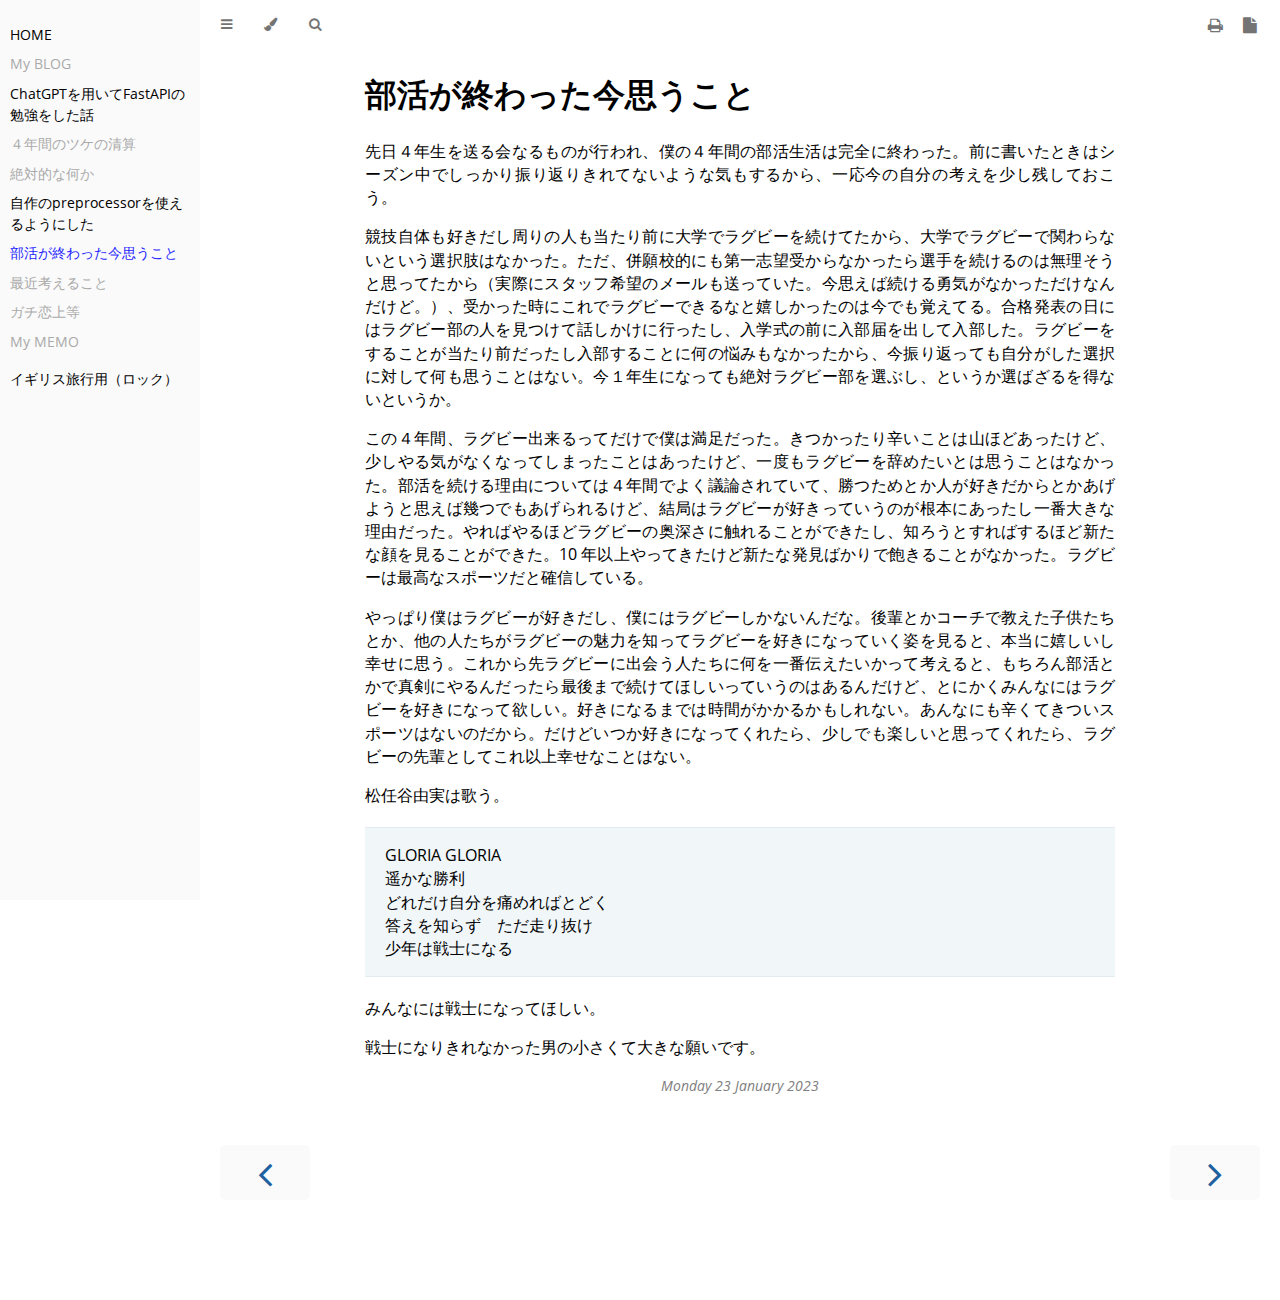
<file: blog/2023-01-23.html>
<!DOCTYPE HTML>
<html lang="" class="sidebar-visible no-js light">
    <head>
        <!-- Book generated using mdBook -->
        <meta charset="UTF-8">
        <title>部活が終わった今思うこと</title>


        <!-- Custom HTML head -->
        
        <meta name="description" content="">
        <meta name="viewport" content="width=device-width, initial-scale=1">
        <meta name="theme-color" content="#ffffff" />

        <link rel="icon" href="../favicon.svg">
        <link rel="shortcut icon" href="../favicon.png">
        <link rel="stylesheet" href="../css/variables.css">
        <link rel="stylesheet" href="../css/general.css">
        <link rel="stylesheet" href="../css/chrome.css">
        <link rel="stylesheet" href="../css/print.css" media="print">

        <!-- Fonts -->
        <link rel="stylesheet" href="../FontAwesome/css/font-awesome.css">
        <link rel="stylesheet" href="../fonts/fonts.css">

        <!-- Highlight.js Stylesheets -->
        <link rel="stylesheet" href="../highlight.css">
        <link rel="stylesheet" href="../tomorrow-night.css">
        <link rel="stylesheet" href="../ayu-highlight.css">

        <!-- Custom theme stylesheets -->
        <link rel="stylesheet" href="../theme/pagetoc.css">

    </head>
    <body>
        <!-- Provide site root to javascript -->
        <script>
            var path_to_root = "../";
            var default_theme = window.matchMedia("(prefers-color-scheme: dark)").matches ? "navy" : "light";
        </script>

        <!-- Work around some values being stored in localStorage wrapped in quotes -->
        <script>
            try {
                var theme = localStorage.getItem('mdbook-theme');
                var sidebar = localStorage.getItem('mdbook-sidebar');

                if (theme.startsWith('"') && theme.endsWith('"')) {
                    localStorage.setItem('mdbook-theme', theme.slice(1, theme.length - 1));
                }

                if (sidebar.startsWith('"') && sidebar.endsWith('"')) {
                    localStorage.setItem('mdbook-sidebar', sidebar.slice(1, sidebar.length - 1));
                }
            } catch (e) { }
        </script>

        <!-- Set the theme before any content is loaded, prevents flash -->
        <script>
            var theme;
            try { theme = localStorage.getItem('mdbook-theme'); } catch(e) { }
            if (theme === null || theme === undefined) { theme = default_theme; }
            var html = document.querySelector('html');
            html.classList.remove('no-js')
            html.classList.remove('light')
            html.classList.add(theme);
            html.classList.add('js');
        </script>

        <!-- Hide / unhide sidebar before it is displayed -->
        <script>
            var html = document.querySelector('html');
            var sidebar = 'hidden';
            if (document.body.clientWidth >= 1080) {
                try { sidebar = localStorage.getItem('mdbook-sidebar'); } catch(e) { }
                sidebar = sidebar || 'visible';
            }
            html.classList.remove('sidebar-visible');
            html.classList.add("sidebar-" + sidebar);
        </script>

        <nav id="sidebar" class="sidebar" aria-label="Table of contents">
            <div class="sidebar-scrollbox">
                <ol class="chapter"><li class="chapter-item expanded affix "><a href="../index.html">HOME</a></li><li class="chapter-item expanded "><div>My BLOG</div></li><li class="chapter-item expanded "><a href="../blog/2023-03-07.html">ChatGPTを用いてFastAPIの勉強をした話</a></li><li class="chapter-item expanded "><div>４年間のツケの清算</div></li><li class="chapter-item expanded "><div>絶対的な何か</div></li><li class="chapter-item expanded "><a href="../blog/2023-02-02.html">自作のpreprocessorを使えるようにした</a></li><li class="chapter-item expanded "><a href="../blog/2023-01-23.html" class="active">部活が終わった今思うこと</a></li><li class="chapter-item expanded "><div>最近考えること</div></li><li class="chapter-item expanded "><div>ガチ恋上等</div></li><li class="chapter-item expanded "><div>My MEMO</div></li><li class="chapter-item expanded "><a href="../memo/2023-09-30.html"></a></li><li class="chapter-item expanded "><a href="../memo/2023-01-16.html">イギリス旅行用（ロック）</a></li></ol>
            </div>
            <div id="sidebar-resize-handle" class="sidebar-resize-handle"></div>
        </nav>

        <div id="page-wrapper" class="page-wrapper">

            <div class="page">
                                <div id="menu-bar-hover-placeholder"></div>
                <div id="menu-bar" class="menu-bar sticky bordered">
                    <div class="left-buttons">
                        <button id="sidebar-toggle" class="icon-button" type="button" title="Toggle Table of Contents" aria-label="Toggle Table of Contents" aria-controls="sidebar">
                            <i class="fa fa-bars"></i>
                        </button>
                        <button id="theme-toggle" class="icon-button" type="button" title="Change theme" aria-label="Change theme" aria-haspopup="true" aria-expanded="false" aria-controls="theme-list">
                            <i class="fa fa-paint-brush"></i>
                        </button>
                        <ul id="theme-list" class="theme-popup" aria-label="Themes" role="menu">
                            <li role="none"><button role="menuitem" class="theme" id="light">Light</button></li>
                            <li role="none"><button role="menuitem" class="theme" id="rust">Rust</button></li>
                            <li role="none"><button role="menuitem" class="theme" id="coal">Coal</button></li>
                            <li role="none"><button role="menuitem" class="theme" id="navy">Navy</button></li>
                            <li role="none"><button role="menuitem" class="theme" id="ayu">Ayu</button></li>
                        </ul>
                        <button id="search-toggle" class="icon-button" type="button" title="Search. (Shortkey: s)" aria-label="Toggle Searchbar" aria-expanded="false" aria-keyshortcuts="S" aria-controls="searchbar">
                            <i class="fa fa-search"></i>
                        </button>
                    </div>

                    <h1 class="menu-title"></h1>

                    <div class="right-buttons">
                        <a href="../print.html" title="Print this book" aria-label="Print this book">
                            <i id="print-button" class="fa fa-print"></i>
                        </a>
                        <a href="https://github.com/hiroiwashi/pages" title="Git repository" aria-label="Git repository">
                            <i id="git-repository-button" class="fa fa-file"></i>
                        </a>

                    </div>
                </div>

                <div id="search-wrapper" class="hidden">
                    <form id="searchbar-outer" class="searchbar-outer">
                        <input type="search" id="searchbar" name="searchbar" placeholder="Search this book ..." aria-controls="searchresults-outer" aria-describedby="searchresults-header">
                    </form>
                    <div id="searchresults-outer" class="searchresults-outer hidden">
                        <div id="searchresults-header" class="searchresults-header"></div>
                        <ul id="searchresults">
                        </ul>
                    </div>
                </div>

                <!-- Apply ARIA attributes after the sidebar and the sidebar toggle button are added to the DOM -->
                <script>
                    document.getElementById('sidebar-toggle').setAttribute('aria-expanded', sidebar === 'visible');
                    document.getElementById('sidebar').setAttribute('aria-hidden', sidebar !== 'visible');
                    Array.from(document.querySelectorAll('#sidebar a')).forEach(function(link) {
                        link.setAttribute('tabIndex', sidebar === 'visible' ? 0 : -1);
                    });
                </script>

                <div id="content" class="content">
                    <main><div class="sidetoc"><nav class="pagetoc"></nav></div>
                        <h1 id="部活が終わった今思うこと"><a class="header" href="#部活が終わった今思うこと">部活が終わった今思うこと</a></h1>
<p>先日４年生を送る会なるものが行われ、僕の４年間の部活生活は完全に終わった。前に書いたときはシーズン中でしっかり振り返りきれてないような気もするから、一応今の自分の考えを少し残しておこう。</p>
<p>競技自体も好きだし周りの人も当たり前に大学でラグビーを続けてたから、大学でラグビーで関わらないという選択肢はなかった。ただ、併願校的にも第一志望受からなかったら選手を続けるのは無理そうと思ってたから（実際にスタッフ希望のメールも送っていた。今思えば続ける勇気がなかっただけなんだけど。）、受かった時にこれでラグビーできるなと嬉しかったのは今でも覚えてる。合格発表の日にはラグビー部の人を見つけて話しかけに行ったし、入学式の前に入部届を出して入部した。ラグビーをすることが当たり前だったし入部することに何の悩みもなかったから、今振り返っても自分がした選択に対して何も思うことはない。今１年生になっても絶対ラグビー部を選ぶし、というか選ばざるを得ないというか。</p>
<p>この４年間、ラグビー出来るってだけで僕は満足だった。きつかったり辛いことは山ほどあったけど、少しやる気がなくなってしまったことはあったけど、一度もラグビーを辞めたいとは思うことはなかった。部活を続ける理由については４年間でよく議論されていて、勝つためとか人が好きだからとかあげようと思えば幾つでもあげられるけど、結局はラグビーが好きっていうのが根本にあったし一番大きな理由だった。やればやるほどラグビーの奥深さに触れることができたし、知ろうとすればするほど新たな顔を見ることができた。10 年以上やってきたけど新たな発見ばかりで飽きることがなかった。ラグビーは最高なスポーツだと確信している。</p>
<p>やっぱり僕はラグビーが好きだし、僕にはラグビーしかないんだな。後輩とかコーチで教えた子供たちとか、他の人たちがラグビーの魅力を知ってラグビーを好きになっていく姿を見ると、本当に嬉しいし幸せに思う。これから先ラグビーに出会う人たちに何を一番伝えたいかって考えると、もちろん部活とかで真剣にやるんだったら最後まで続けてほしいっていうのはあるんだけど、とにかくみんなにはラグビーを好きになって欲しい。好きになるまでは時間がかかるかもしれない。あんなにも辛くてきついスポーツはないのだから。だけどいつか好きになってくれたら、少しでも楽しいと思ってくれたら、ラグビーの先輩としてこれ以上幸せなことはない。</p>
<p>松任谷由実は歌う。</p>
<blockquote>
<p>GLORIA GLORIA<br />遥かな勝利<br />どれだけ自分を痛めればとどく<br />答えを知らず　ただ走り抜け<br />少年は戦士になる</p>
</blockquote>
<p>みんなには戦士になってほしい。</p>
<p>戦士になりきれなかった男の小さくて大きな願いです。</p>
<div class="datetime" style="text-align: center; color: gray; font-style: italic; font-size: 90%;">Monday 23 January 2023</div>

                    </main>

                    <nav class="nav-wrapper" aria-label="Page navigation">
                        <!-- Mobile navigation buttons -->
                            <a rel="prev" href="../blog/2023-02-02.html" class="mobile-nav-chapters previous" title="Previous chapter" aria-label="Previous chapter" aria-keyshortcuts="Left">
                                <i class="fa fa-angle-left"></i>
                            </a>

                            <a rel="next" href="../memo/2023-09-30.html" class="mobile-nav-chapters next" title="Next chapter" aria-label="Next chapter" aria-keyshortcuts="Right">
                                <i class="fa fa-angle-right"></i>
                            </a>

                        <div style="clear: both"></div>
                    </nav>
                </div>
            </div>

            <nav class="nav-wide-wrapper" aria-label="Page navigation">
                    <a rel="prev" href="../blog/2023-02-02.html" class="nav-chapters previous" title="Previous chapter" aria-label="Previous chapter" aria-keyshortcuts="Left">
                        <i class="fa fa-angle-left"></i>
                    </a>

                    <a rel="next" href="../memo/2023-09-30.html" class="nav-chapters next" title="Next chapter" aria-label="Next chapter" aria-keyshortcuts="Right">
                        <i class="fa fa-angle-right"></i>
                    </a>
            </nav>

        </div>




        <script>
            window.playground_copyable = true;
        </script>


        <script src="../elasticlunr.min.js"></script>
        <script src="../mark.min.js"></script>
        <script src="../searcher.js"></script>

        <script src="../clipboard.min.js"></script>
        <script src="../highlight.js"></script>
        <script src="../book.js"></script>

        <!-- Custom JS scripts -->
        <script src="../theme/pagetoc.js"></script>


    </body>
</html>
</file>
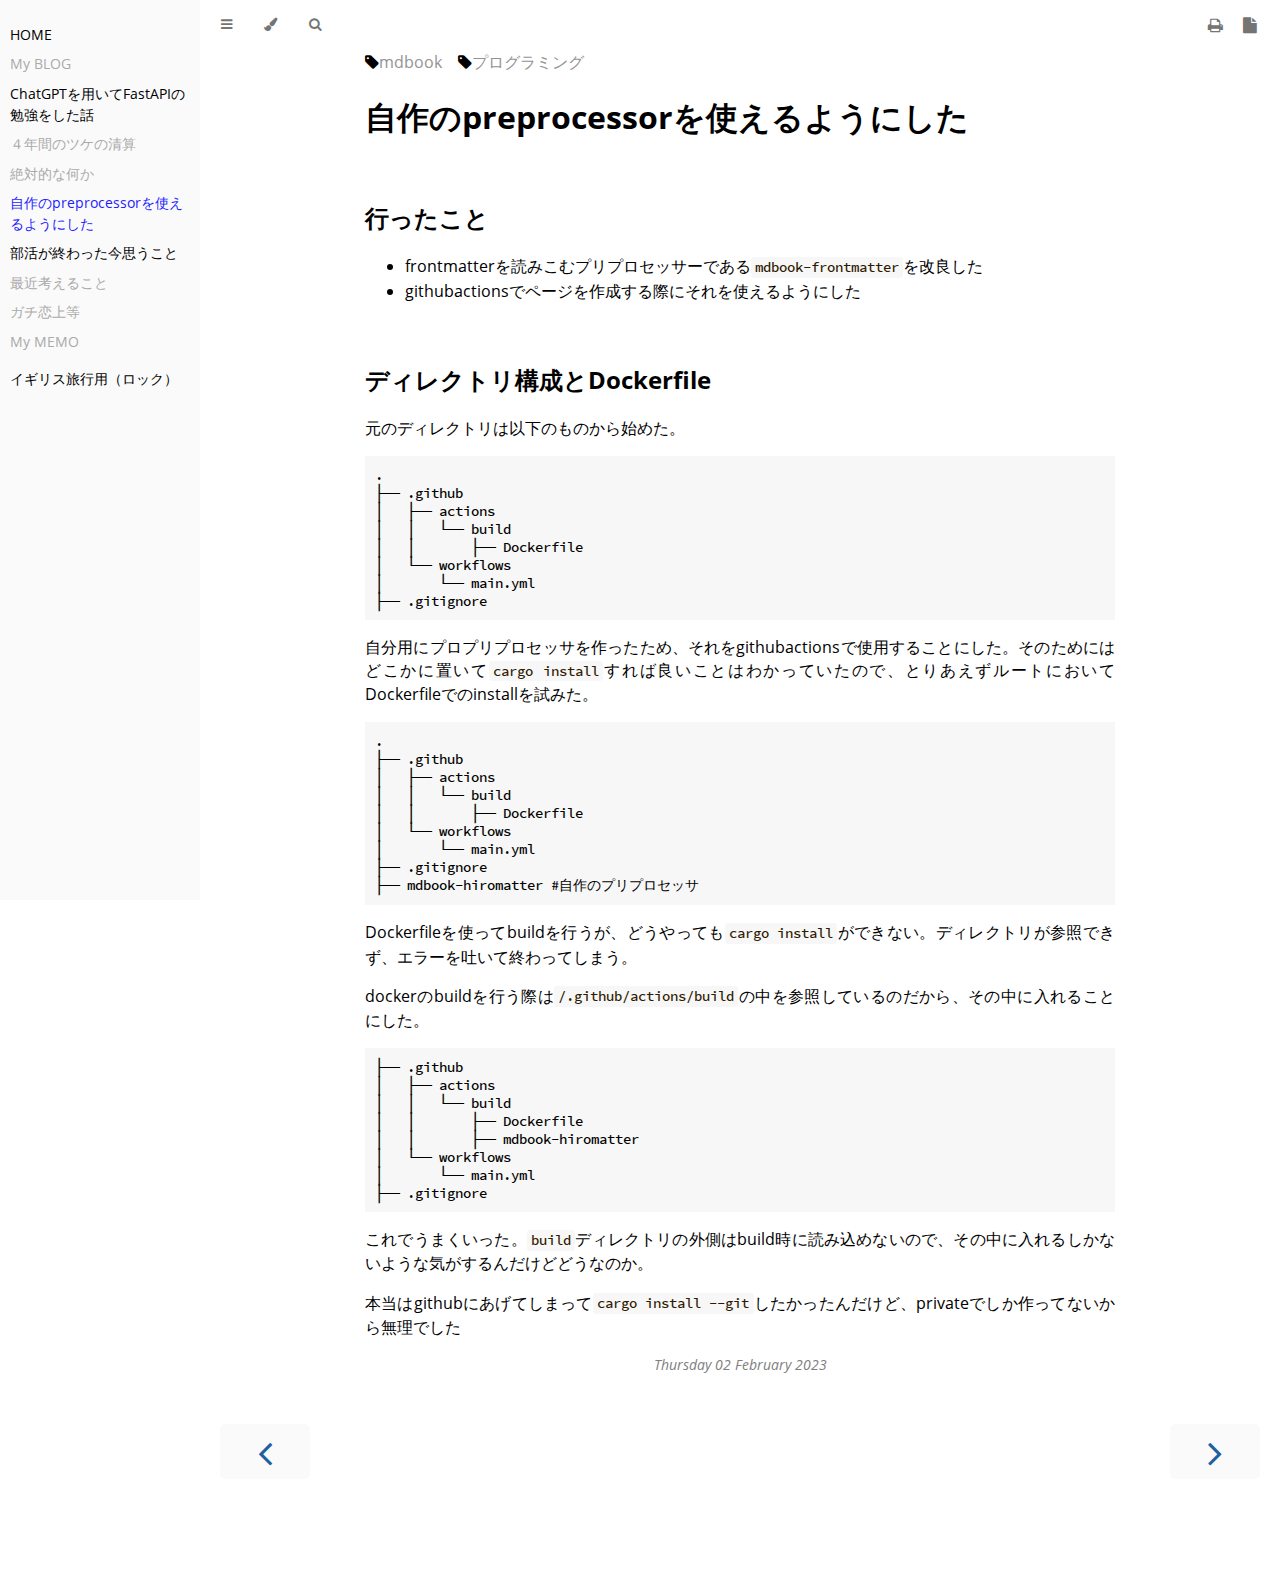
<file: blog/2023-02-02.html>
<!DOCTYPE HTML>
<html lang="" class="sidebar-visible no-js light">
    <head>
        <!-- Book generated using mdBook -->
        <meta charset="UTF-8">
        <title>自作のpreprocessorを使えるようにした</title>


        <!-- Custom HTML head -->
        
        <meta name="description" content="">
        <meta name="viewport" content="width=device-width, initial-scale=1">
        <meta name="theme-color" content="#ffffff" />

        <link rel="icon" href="../favicon.svg">
        <link rel="shortcut icon" href="../favicon.png">
        <link rel="stylesheet" href="../css/variables.css">
        <link rel="stylesheet" href="../css/general.css">
        <link rel="stylesheet" href="../css/chrome.css">
        <link rel="stylesheet" href="../css/print.css" media="print">

        <!-- Fonts -->
        <link rel="stylesheet" href="../FontAwesome/css/font-awesome.css">
        <link rel="stylesheet" href="../fonts/fonts.css">

        <!-- Highlight.js Stylesheets -->
        <link rel="stylesheet" href="../highlight.css">
        <link rel="stylesheet" href="../tomorrow-night.css">
        <link rel="stylesheet" href="../ayu-highlight.css">

        <!-- Custom theme stylesheets -->
        <link rel="stylesheet" href="../theme/pagetoc.css">

    </head>
    <body>
        <!-- Provide site root to javascript -->
        <script>
            var path_to_root = "../";
            var default_theme = window.matchMedia("(prefers-color-scheme: dark)").matches ? "navy" : "light";
        </script>

        <!-- Work around some values being stored in localStorage wrapped in quotes -->
        <script>
            try {
                var theme = localStorage.getItem('mdbook-theme');
                var sidebar = localStorage.getItem('mdbook-sidebar');

                if (theme.startsWith('"') && theme.endsWith('"')) {
                    localStorage.setItem('mdbook-theme', theme.slice(1, theme.length - 1));
                }

                if (sidebar.startsWith('"') && sidebar.endsWith('"')) {
                    localStorage.setItem('mdbook-sidebar', sidebar.slice(1, sidebar.length - 1));
                }
            } catch (e) { }
        </script>

        <!-- Set the theme before any content is loaded, prevents flash -->
        <script>
            var theme;
            try { theme = localStorage.getItem('mdbook-theme'); } catch(e) { }
            if (theme === null || theme === undefined) { theme = default_theme; }
            var html = document.querySelector('html');
            html.classList.remove('no-js')
            html.classList.remove('light')
            html.classList.add(theme);
            html.classList.add('js');
        </script>

        <!-- Hide / unhide sidebar before it is displayed -->
        <script>
            var html = document.querySelector('html');
            var sidebar = 'hidden';
            if (document.body.clientWidth >= 1080) {
                try { sidebar = localStorage.getItem('mdbook-sidebar'); } catch(e) { }
                sidebar = sidebar || 'visible';
            }
            html.classList.remove('sidebar-visible');
            html.classList.add("sidebar-" + sidebar);
        </script>

        <nav id="sidebar" class="sidebar" aria-label="Table of contents">
            <div class="sidebar-scrollbox">
                <ol class="chapter"><li class="chapter-item expanded affix "><a href="../index.html">HOME</a></li><li class="chapter-item expanded "><div>My BLOG</div></li><li class="chapter-item expanded "><a href="../blog/2023-03-07.html">ChatGPTを用いてFastAPIの勉強をした話</a></li><li class="chapter-item expanded "><div>４年間のツケの清算</div></li><li class="chapter-item expanded "><div>絶対的な何か</div></li><li class="chapter-item expanded "><a href="../blog/2023-02-02.html" class="active">自作のpreprocessorを使えるようにした</a></li><li class="chapter-item expanded "><a href="../blog/2023-01-23.html">部活が終わった今思うこと</a></li><li class="chapter-item expanded "><div>最近考えること</div></li><li class="chapter-item expanded "><div>ガチ恋上等</div></li><li class="chapter-item expanded "><div>My MEMO</div></li><li class="chapter-item expanded "><a href="../memo/2023-09-30.html"></a></li><li class="chapter-item expanded "><a href="../memo/2023-01-16.html">イギリス旅行用（ロック）</a></li></ol>
            </div>
            <div id="sidebar-resize-handle" class="sidebar-resize-handle"></div>
        </nav>

        <div id="page-wrapper" class="page-wrapper">

            <div class="page">
                                <div id="menu-bar-hover-placeholder"></div>
                <div id="menu-bar" class="menu-bar sticky bordered">
                    <div class="left-buttons">
                        <button id="sidebar-toggle" class="icon-button" type="button" title="Toggle Table of Contents" aria-label="Toggle Table of Contents" aria-controls="sidebar">
                            <i class="fa fa-bars"></i>
                        </button>
                        <button id="theme-toggle" class="icon-button" type="button" title="Change theme" aria-label="Change theme" aria-haspopup="true" aria-expanded="false" aria-controls="theme-list">
                            <i class="fa fa-paint-brush"></i>
                        </button>
                        <ul id="theme-list" class="theme-popup" aria-label="Themes" role="menu">
                            <li role="none"><button role="menuitem" class="theme" id="light">Light</button></li>
                            <li role="none"><button role="menuitem" class="theme" id="rust">Rust</button></li>
                            <li role="none"><button role="menuitem" class="theme" id="coal">Coal</button></li>
                            <li role="none"><button role="menuitem" class="theme" id="navy">Navy</button></li>
                            <li role="none"><button role="menuitem" class="theme" id="ayu">Ayu</button></li>
                        </ul>
                        <button id="search-toggle" class="icon-button" type="button" title="Search. (Shortkey: s)" aria-label="Toggle Searchbar" aria-expanded="false" aria-keyshortcuts="S" aria-controls="searchbar">
                            <i class="fa fa-search"></i>
                        </button>
                    </div>

                    <h1 class="menu-title"></h1>

                    <div class="right-buttons">
                        <a href="../print.html" title="Print this book" aria-label="Print this book">
                            <i id="print-button" class="fa fa-print"></i>
                        </a>
                        <a href="https://github.com/hiroiwashi/pages" title="Git repository" aria-label="Git repository">
                            <i id="git-repository-button" class="fa fa-file"></i>
                        </a>

                    </div>
                </div>

                <div id="search-wrapper" class="hidden">
                    <form id="searchbar-outer" class="searchbar-outer">
                        <input type="search" id="searchbar" name="searchbar" placeholder="Search this book ..." aria-controls="searchresults-outer" aria-describedby="searchresults-header">
                    </form>
                    <div id="searchresults-outer" class="searchresults-outer hidden">
                        <div id="searchresults-header" class="searchresults-header"></div>
                        <ul id="searchresults">
                        </ul>
                    </div>
                </div>

                <!-- Apply ARIA attributes after the sidebar and the sidebar toggle button are added to the DOM -->
                <script>
                    document.getElementById('sidebar-toggle').setAttribute('aria-expanded', sidebar === 'visible');
                    document.getElementById('sidebar').setAttribute('aria-hidden', sidebar !== 'visible');
                    Array.from(document.querySelectorAll('#sidebar a')).forEach(function(link) {
                        link.setAttribute('tabIndex', sidebar === 'visible' ? 0 : -1);
                    });
                </script>

                <div id="content" class="content">
                    <main><div class="sidetoc"><nav class="pagetoc"></nav></div>
                        <div class="topic"><i class="fa fa-tag"></i><span>mdbook</span><i class="fa fa-tag"></i><span>プログラミング</span></div>
<h1 id="自作のpreprocessorを使えるようにした"><a class="header" href="#自作のpreprocessorを使えるようにした">自作のpreprocessorを使えるようにした</a></h1>
<h2 id="行ったこと"><a class="header" href="#行ったこと">行ったこと</a></h2>
<ul>
<li>frontmatterを読みこむプリプロセッサーである<code>mdbook-frontmatter</code>を改良した</li>
<li>githubactionsでページを作成する際にそれを使えるようにした</li>
</ul>
<h2 id="ディレクトリ構成とdockerfile"><a class="header" href="#ディレクトリ構成とdockerfile">ディレクトリ構成とDockerfile</a></h2>
<p>元のディレクトリは以下のものから始めた。</p>
<pre><code>.
├── .github
│   ├── actions
│   │   └── build
│   │       ├── Dockerfile
│   └── workflows
│       └── main.yml
├── .gitignore
</code></pre>
<p>自分用にプロプリプロセッサを作ったため、それをgithubactionsで使用することにした。そのためにはどこかに置いて<code>cargo install</code>すれば良いことはわかっていたので、とりあえずルートにおいてDockerfileでのinstallを試みた。</p>
<pre><code>.
├── .github
│   ├── actions
│   │   └── build
│   │       ├── Dockerfile
│   └── workflows
│       └── main.yml
├── .gitignore
├── mdbook-hiromatter #自作のプリプロセッサ
</code></pre>
<p>Dockerfileを使ってbuildを行うが、どうやっても<code>cargo install</code>ができない。ディレクトリが参照できず、エラーを吐いて終わってしまう。</p>
<p>dockerのbuildを行う際は<code>/.github/actions/build</code>の中を参照しているのだから、その中に入れることにした。</p>
<pre><code class="language-修正版">├── .github
│   ├── actions
│   │   └── build
│   │       ├── Dockerfile
│   │       ├── mdbook-hiromatter
│   └── workflows
│       └── main.yml
├── .gitignore
</code></pre>
<p>これでうまくいった。<code>build</code>ディレクトリの外側はbuild時に読み込めないので、その中に入れるしかないような気がするんだけどどうなのか。</p>
<p>本当はgithubにあげてしまって<code>cargo install --git</code>したかったんだけど、privateでしか作ってないから無理でした</p>
<div class="datetime" style="text-align: center; color: gray; font-style: italic; font-size: 90%;">Thursday 02 February 2023</div>

                    </main>

                    <nav class="nav-wrapper" aria-label="Page navigation">
                        <!-- Mobile navigation buttons -->
                            <a rel="prev" href="../blog/2023-03-07.html" class="mobile-nav-chapters previous" title="Previous chapter" aria-label="Previous chapter" aria-keyshortcuts="Left">
                                <i class="fa fa-angle-left"></i>
                            </a>

                            <a rel="next" href="../blog/2023-01-23.html" class="mobile-nav-chapters next" title="Next chapter" aria-label="Next chapter" aria-keyshortcuts="Right">
                                <i class="fa fa-angle-right"></i>
                            </a>

                        <div style="clear: both"></div>
                    </nav>
                </div>
            </div>

            <nav class="nav-wide-wrapper" aria-label="Page navigation">
                    <a rel="prev" href="../blog/2023-03-07.html" class="nav-chapters previous" title="Previous chapter" aria-label="Previous chapter" aria-keyshortcuts="Left">
                        <i class="fa fa-angle-left"></i>
                    </a>

                    <a rel="next" href="../blog/2023-01-23.html" class="nav-chapters next" title="Next chapter" aria-label="Next chapter" aria-keyshortcuts="Right">
                        <i class="fa fa-angle-right"></i>
                    </a>
            </nav>

        </div>




        <script>
            window.playground_copyable = true;
        </script>


        <script src="../elasticlunr.min.js"></script>
        <script src="../mark.min.js"></script>
        <script src="../searcher.js"></script>

        <script src="../clipboard.min.js"></script>
        <script src="../highlight.js"></script>
        <script src="../book.js"></script>

        <!-- Custom JS scripts -->
        <script src="../theme/pagetoc.js"></script>


    </body>
</html>
</file>
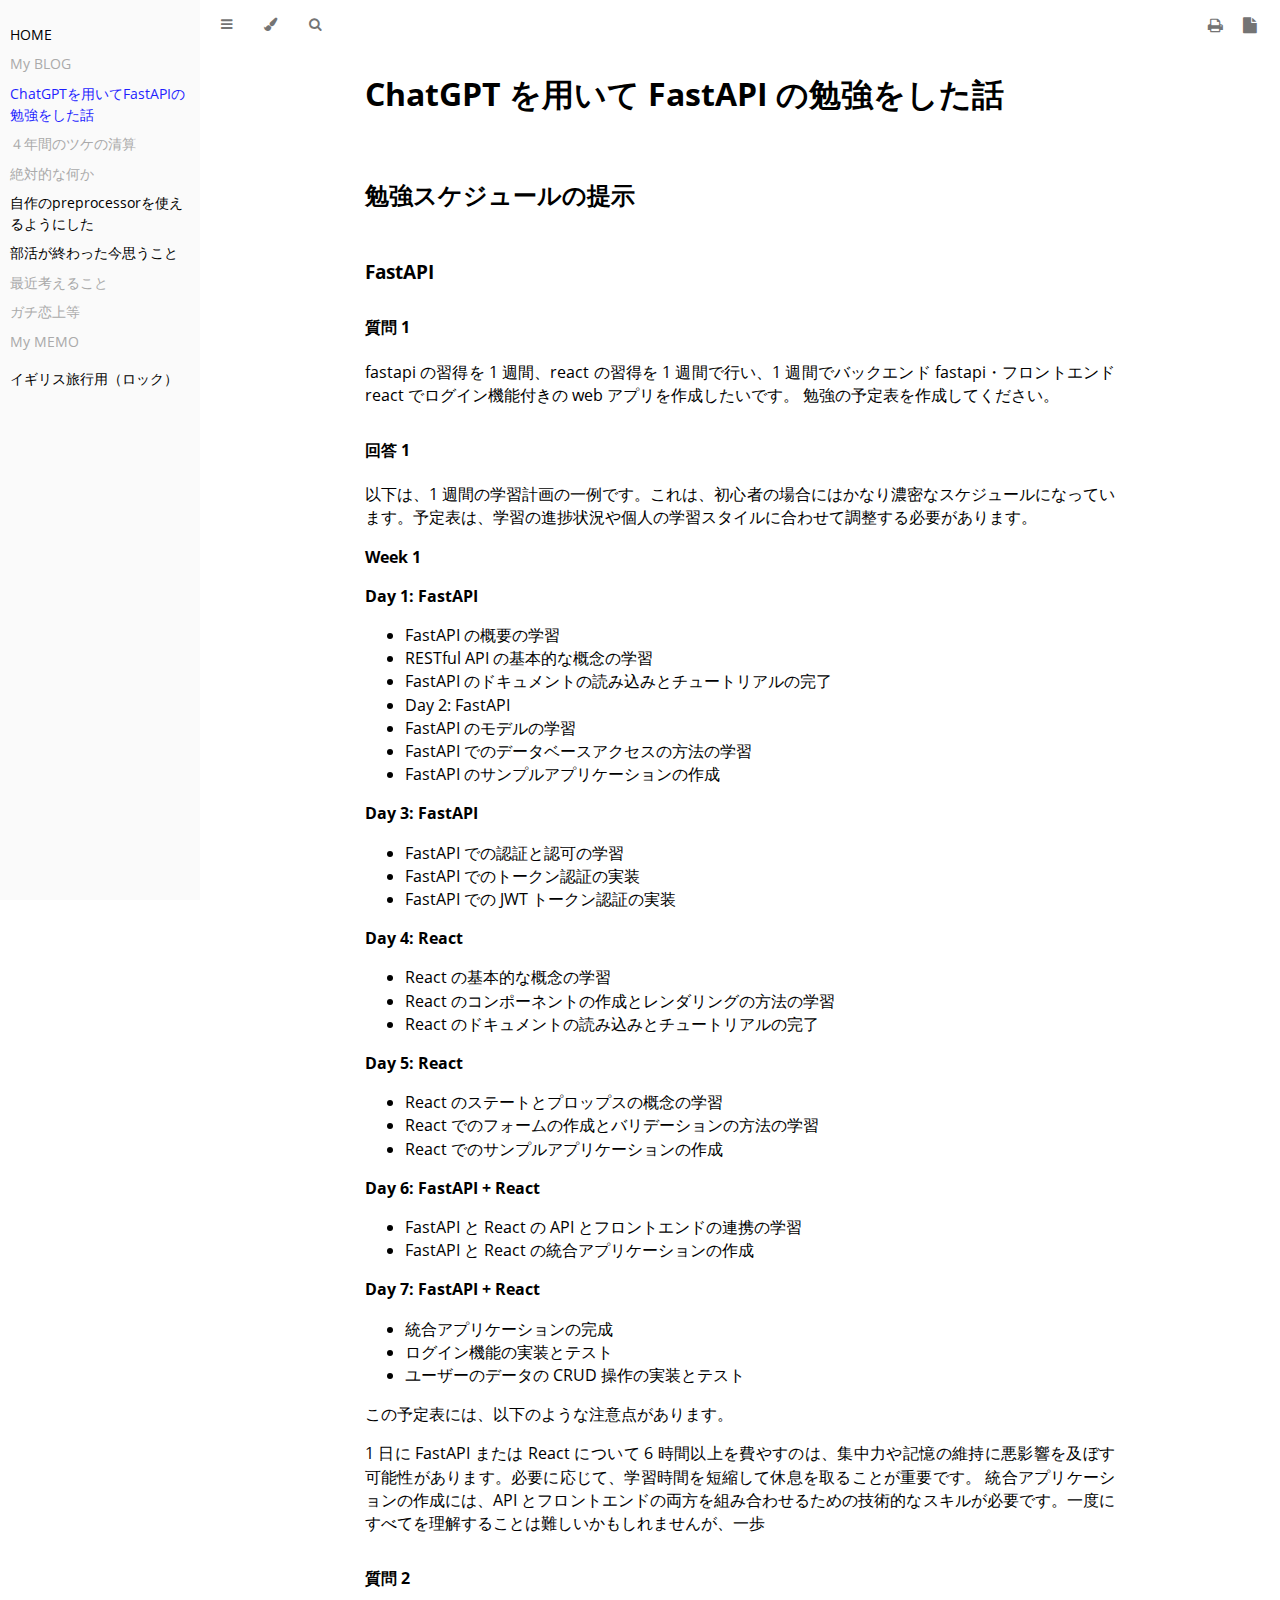
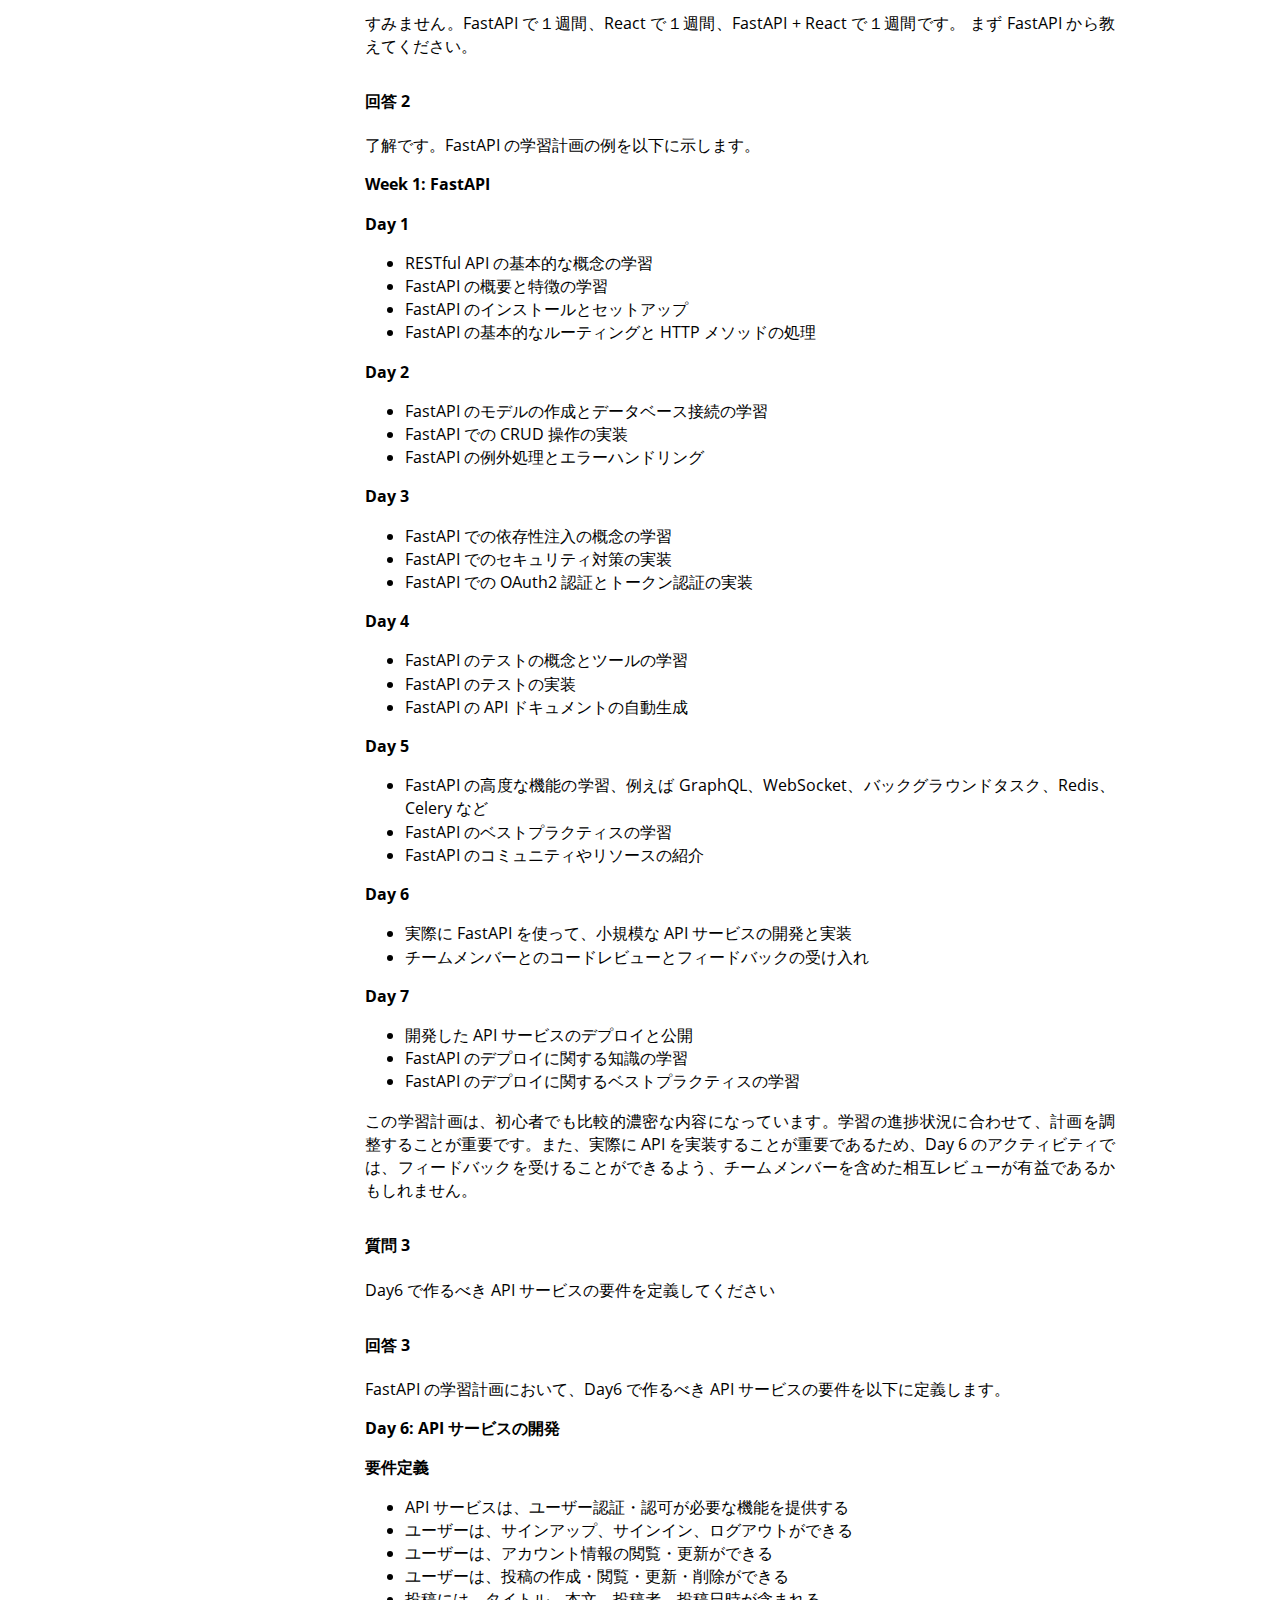
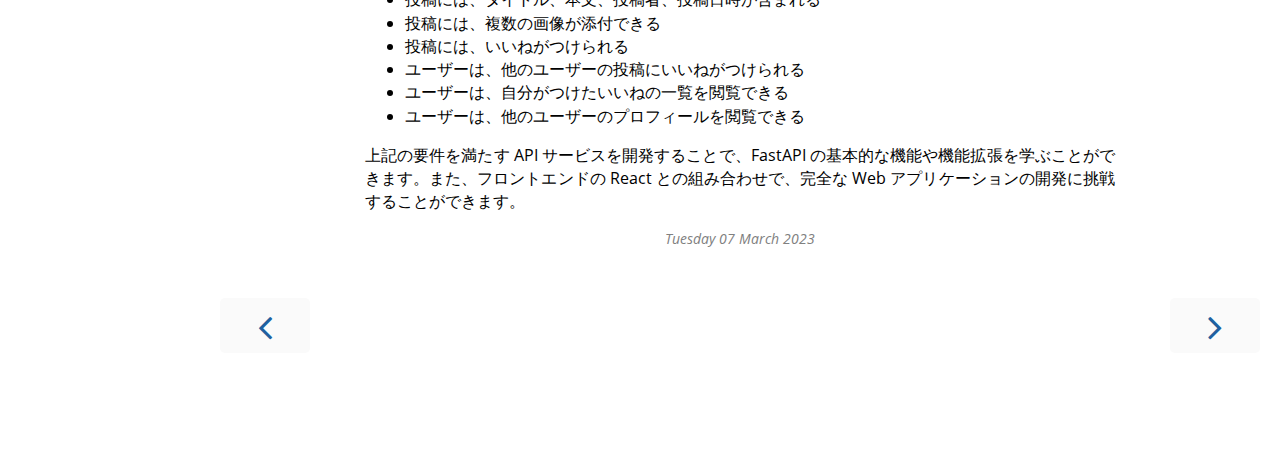
<file: blog/2023-03-07.html>
<!DOCTYPE HTML>
<html lang="" class="sidebar-visible no-js light">
    <head>
        <!-- Book generated using mdBook -->
        <meta charset="UTF-8">
        <title>ChatGPTを用いてFastAPIの勉強をした話</title>


        <!-- Custom HTML head -->
        
        <meta name="description" content="">
        <meta name="viewport" content="width=device-width, initial-scale=1">
        <meta name="theme-color" content="#ffffff" />

        <link rel="icon" href="../favicon.svg">
        <link rel="shortcut icon" href="../favicon.png">
        <link rel="stylesheet" href="../css/variables.css">
        <link rel="stylesheet" href="../css/general.css">
        <link rel="stylesheet" href="../css/chrome.css">
        <link rel="stylesheet" href="../css/print.css" media="print">

        <!-- Fonts -->
        <link rel="stylesheet" href="../FontAwesome/css/font-awesome.css">
        <link rel="stylesheet" href="../fonts/fonts.css">

        <!-- Highlight.js Stylesheets -->
        <link rel="stylesheet" href="../highlight.css">
        <link rel="stylesheet" href="../tomorrow-night.css">
        <link rel="stylesheet" href="../ayu-highlight.css">

        <!-- Custom theme stylesheets -->
        <link rel="stylesheet" href="../theme/pagetoc.css">

    </head>
    <body>
        <!-- Provide site root to javascript -->
        <script>
            var path_to_root = "../";
            var default_theme = window.matchMedia("(prefers-color-scheme: dark)").matches ? "navy" : "light";
        </script>

        <!-- Work around some values being stored in localStorage wrapped in quotes -->
        <script>
            try {
                var theme = localStorage.getItem('mdbook-theme');
                var sidebar = localStorage.getItem('mdbook-sidebar');

                if (theme.startsWith('"') && theme.endsWith('"')) {
                    localStorage.setItem('mdbook-theme', theme.slice(1, theme.length - 1));
                }

                if (sidebar.startsWith('"') && sidebar.endsWith('"')) {
                    localStorage.setItem('mdbook-sidebar', sidebar.slice(1, sidebar.length - 1));
                }
            } catch (e) { }
        </script>

        <!-- Set the theme before any content is loaded, prevents flash -->
        <script>
            var theme;
            try { theme = localStorage.getItem('mdbook-theme'); } catch(e) { }
            if (theme === null || theme === undefined) { theme = default_theme; }
            var html = document.querySelector('html');
            html.classList.remove('no-js')
            html.classList.remove('light')
            html.classList.add(theme);
            html.classList.add('js');
        </script>

        <!-- Hide / unhide sidebar before it is displayed -->
        <script>
            var html = document.querySelector('html');
            var sidebar = 'hidden';
            if (document.body.clientWidth >= 1080) {
                try { sidebar = localStorage.getItem('mdbook-sidebar'); } catch(e) { }
                sidebar = sidebar || 'visible';
            }
            html.classList.remove('sidebar-visible');
            html.classList.add("sidebar-" + sidebar);
        </script>

        <nav id="sidebar" class="sidebar" aria-label="Table of contents">
            <div class="sidebar-scrollbox">
                <ol class="chapter"><li class="chapter-item expanded affix "><a href="../index.html">HOME</a></li><li class="chapter-item expanded "><div>My BLOG</div></li><li class="chapter-item expanded "><a href="../blog/2023-03-07.html" class="active">ChatGPTを用いてFastAPIの勉強をした話</a></li><li class="chapter-item expanded "><div>４年間のツケの清算</div></li><li class="chapter-item expanded "><div>絶対的な何か</div></li><li class="chapter-item expanded "><a href="../blog/2023-02-02.html">自作のpreprocessorを使えるようにした</a></li><li class="chapter-item expanded "><a href="../blog/2023-01-23.html">部活が終わった今思うこと</a></li><li class="chapter-item expanded "><div>最近考えること</div></li><li class="chapter-item expanded "><div>ガチ恋上等</div></li><li class="chapter-item expanded "><div>My MEMO</div></li><li class="chapter-item expanded "><a href="../memo/2023-09-30.html"></a></li><li class="chapter-item expanded "><a href="../memo/2023-01-16.html">イギリス旅行用（ロック）</a></li></ol>
            </div>
            <div id="sidebar-resize-handle" class="sidebar-resize-handle"></div>
        </nav>

        <div id="page-wrapper" class="page-wrapper">

            <div class="page">
                                <div id="menu-bar-hover-placeholder"></div>
                <div id="menu-bar" class="menu-bar sticky bordered">
                    <div class="left-buttons">
                        <button id="sidebar-toggle" class="icon-button" type="button" title="Toggle Table of Contents" aria-label="Toggle Table of Contents" aria-controls="sidebar">
                            <i class="fa fa-bars"></i>
                        </button>
                        <button id="theme-toggle" class="icon-button" type="button" title="Change theme" aria-label="Change theme" aria-haspopup="true" aria-expanded="false" aria-controls="theme-list">
                            <i class="fa fa-paint-brush"></i>
                        </button>
                        <ul id="theme-list" class="theme-popup" aria-label="Themes" role="menu">
                            <li role="none"><button role="menuitem" class="theme" id="light">Light</button></li>
                            <li role="none"><button role="menuitem" class="theme" id="rust">Rust</button></li>
                            <li role="none"><button role="menuitem" class="theme" id="coal">Coal</button></li>
                            <li role="none"><button role="menuitem" class="theme" id="navy">Navy</button></li>
                            <li role="none"><button role="menuitem" class="theme" id="ayu">Ayu</button></li>
                        </ul>
                        <button id="search-toggle" class="icon-button" type="button" title="Search. (Shortkey: s)" aria-label="Toggle Searchbar" aria-expanded="false" aria-keyshortcuts="S" aria-controls="searchbar">
                            <i class="fa fa-search"></i>
                        </button>
                    </div>

                    <h1 class="menu-title"></h1>

                    <div class="right-buttons">
                        <a href="../print.html" title="Print this book" aria-label="Print this book">
                            <i id="print-button" class="fa fa-print"></i>
                        </a>
                        <a href="https://github.com/hiroiwashi/pages" title="Git repository" aria-label="Git repository">
                            <i id="git-repository-button" class="fa fa-file"></i>
                        </a>

                    </div>
                </div>

                <div id="search-wrapper" class="hidden">
                    <form id="searchbar-outer" class="searchbar-outer">
                        <input type="search" id="searchbar" name="searchbar" placeholder="Search this book ..." aria-controls="searchresults-outer" aria-describedby="searchresults-header">
                    </form>
                    <div id="searchresults-outer" class="searchresults-outer hidden">
                        <div id="searchresults-header" class="searchresults-header"></div>
                        <ul id="searchresults">
                        </ul>
                    </div>
                </div>

                <!-- Apply ARIA attributes after the sidebar and the sidebar toggle button are added to the DOM -->
                <script>
                    document.getElementById('sidebar-toggle').setAttribute('aria-expanded', sidebar === 'visible');
                    document.getElementById('sidebar').setAttribute('aria-hidden', sidebar !== 'visible');
                    Array.from(document.querySelectorAll('#sidebar a')).forEach(function(link) {
                        link.setAttribute('tabIndex', sidebar === 'visible' ? 0 : -1);
                    });
                </script>

                <div id="content" class="content">
                    <main><div class="sidetoc"><nav class="pagetoc"></nav></div>
                        <h1 id="chatgpt-を用いて-fastapi-の勉強をした話"><a class="header" href="#chatgpt-を用いて-fastapi-の勉強をした話">ChatGPT を用いて FastAPI の勉強をした話</a></h1>
<h2 id="勉強スケジュールの提示"><a class="header" href="#勉強スケジュールの提示">勉強スケジュールの提示</a></h2>
<h3 id="fastapi"><a class="header" href="#fastapi">FastAPI</a></h3>
<h4 id="質問-1"><a class="header" href="#質問-1">質問 1</a></h4>
<p>fastapi の習得を 1 週間、react の習得を 1 週間で行い、1 週間でバックエンド fastapi・フロントエンド react でログイン機能付きの web アプリを作成したいです。
勉強の予定表を作成してください。</p>
<h4 id="回答-1"><a class="header" href="#回答-1">回答 1</a></h4>
<p>以下は、1 週間の学習計画の一例です。これは、初心者の場合にはかなり濃密なスケジュールになっています。予定表は、学習の進捗状況や個人の学習スタイルに合わせて調整する必要があります。</p>
<p><strong>Week 1</strong></p>
<p><strong>Day 1: FastAPI</strong></p>
<ul>
<li>FastAPI の概要の学習</li>
<li>RESTful API の基本的な概念の学習</li>
<li>FastAPI のドキュメントの読み込みとチュートリアルの完了</li>
<li>Day 2: FastAPI</li>
<li>FastAPI のモデルの学習</li>
<li>FastAPI でのデータベースアクセスの方法の学習</li>
<li>FastAPI のサンプルアプリケーションの作成</li>
</ul>
<p><strong>Day 3: FastAPI</strong></p>
<ul>
<li>FastAPI での認証と認可の学習</li>
<li>FastAPI でのトークン認証の実装</li>
<li>FastAPI での JWT トークン認証の実装</li>
</ul>
<p><strong>Day 4: React</strong></p>
<ul>
<li>React の基本的な概念の学習</li>
<li>React のコンポーネントの作成とレンダリングの方法の学習</li>
<li>React のドキュメントの読み込みとチュートリアルの完了</li>
</ul>
<p><strong>Day 5: React</strong></p>
<ul>
<li>React のステートとプロップスの概念の学習</li>
<li>React でのフォームの作成とバリデーションの方法の学習</li>
<li>React でのサンプルアプリケーションの作成</li>
</ul>
<p><strong>Day 6: FastAPI + React</strong></p>
<ul>
<li>FastAPI と React の API とフロントエンドの連携の学習</li>
<li>FastAPI と React の統合アプリケーションの作成</li>
</ul>
<p><strong>Day 7: FastAPI + React</strong></p>
<ul>
<li>統合アプリケーションの完成</li>
<li>ログイン機能の実装とテスト</li>
<li>ユーザーのデータの CRUD 操作の実装とテスト</li>
</ul>
<p>この予定表には、以下のような注意点があります。</p>
<p>1 日に FastAPI または React について 6 時間以上を費やすのは、集中力や記憶の維持に悪影響を及ぼす可能性があります。必要に応じて、学習時間を短縮して休息を取ることが重要です。
統合アプリケーションの作成には、API とフロントエンドの両方を組み合わせるための技術的なスキルが必要です。一度にすべてを理解することは難しいかもしれませんが、一歩</p>
<h4 id="質問-2"><a class="header" href="#質問-2">質問 2</a></h4>
<p>すみません。FastAPI で１週間、React で１週間、FastAPI + React で１週間です。
まず FastAPI から教えてください。</p>
<h4 id="回答-2"><a class="header" href="#回答-2">回答 2</a></h4>
<p>了解です。FastAPI の学習計画の例を以下に示します。</p>
<p><strong>Week 1: FastAPI</strong></p>
<p><strong>Day 1</strong></p>
<ul>
<li>RESTful API の基本的な概念の学習</li>
<li>FastAPI の概要と特徴の学習</li>
<li>FastAPI のインストールとセットアップ</li>
<li>FastAPI の基本的なルーティングと HTTP メソッドの処理</li>
</ul>
<p><strong>Day 2</strong></p>
<ul>
<li>FastAPI のモデルの作成とデータベース接続の学習</li>
<li>FastAPI での CRUD 操作の実装</li>
<li>FastAPI の例外処理とエラーハンドリング</li>
</ul>
<p><strong>Day 3</strong></p>
<ul>
<li>FastAPI での依存性注入の概念の学習</li>
<li>FastAPI でのセキュリティ対策の実装</li>
<li>FastAPI での OAuth2 認証とトークン認証の実装</li>
</ul>
<p><strong>Day 4</strong></p>
<ul>
<li>FastAPI のテストの概念とツールの学習</li>
<li>FastAPI のテストの実装</li>
<li>FastAPI の API ドキュメントの自動生成</li>
</ul>
<p><strong>Day 5</strong></p>
<ul>
<li>FastAPI の高度な機能の学習、例えば GraphQL、WebSocket、バックグラウンドタスク、Redis、Celery など</li>
<li>FastAPI のベストプラクティスの学習</li>
<li>FastAPI のコミュニティやリソースの紹介</li>
</ul>
<p><strong>Day 6</strong></p>
<ul>
<li>実際に FastAPI を使って、小規模な API サービスの開発と実装</li>
<li>チームメンバーとのコードレビューとフィードバックの受け入れ</li>
</ul>
<p><strong>Day 7</strong></p>
<ul>
<li>開発した API サービスのデプロイと公開</li>
<li>FastAPI のデプロイに関する知識の学習</li>
<li>FastAPI のデプロイに関するベストプラクティスの学習</li>
</ul>
<p>この学習計画は、初心者でも比較的濃密な内容になっています。学習の進捗状況に合わせて、計画を調整することが重要です。また、実際に API を実装することが重要であるため、Day 6 のアクティビティでは、フィードバックを受けることができるよう、チームメンバーを含めた相互レビューが有益であるかもしれません。</p>
<h4 id="質問-3"><a class="header" href="#質問-3">質問 3</a></h4>
<p>Day6 で作るべき API サービスの要件を定義してください</p>
<h4 id="回答-3"><a class="header" href="#回答-3">回答 3</a></h4>
<p>FastAPI の学習計画において、Day6 で作るべき API サービスの要件を以下に定義します。</p>
<p><strong>Day 6: API サービスの開発</strong></p>
<p><strong>要件定義</strong></p>
<ul>
<li>API サービスは、ユーザー認証・認可が必要な機能を提供する</li>
<li>ユーザーは、サインアップ、サインイン、ログアウトができる</li>
<li>ユーザーは、アカウント情報の閲覧・更新ができる</li>
<li>ユーザーは、投稿の作成・閲覧・更新・削除ができる</li>
<li>投稿には、タイトル、本文、投稿者、投稿日時が含まれる</li>
<li>投稿には、複数の画像が添付できる</li>
<li>投稿には、いいねがつけられる</li>
<li>ユーザーは、他のユーザーの投稿にいいねがつけられる</li>
<li>ユーザーは、自分がつけたいいねの一覧を閲覧できる</li>
<li>ユーザーは、他のユーザーのプロフィールを閲覧できる</li>
</ul>
<p>上記の要件を満たす API サービスを開発することで、FastAPI の基本的な機能や機能拡張を学ぶことができます。また、フロントエンドの React との組み合わせで、完全な Web アプリケーションの開発に挑戦することができます。</p>
<div class="datetime" style="text-align: center; color: gray; font-style: italic; font-size: 90%;">Tuesday 07 March 2023</div>

                    </main>

                    <nav class="nav-wrapper" aria-label="Page navigation">
                        <!-- Mobile navigation buttons -->
                            <a rel="prev" href="../index.html" class="mobile-nav-chapters previous" title="Previous chapter" aria-label="Previous chapter" aria-keyshortcuts="Left">
                                <i class="fa fa-angle-left"></i>
                            </a>

                            <a rel="next" href="../blog/2023-02-02.html" class="mobile-nav-chapters next" title="Next chapter" aria-label="Next chapter" aria-keyshortcuts="Right">
                                <i class="fa fa-angle-right"></i>
                            </a>

                        <div style="clear: both"></div>
                    </nav>
                </div>
            </div>

            <nav class="nav-wide-wrapper" aria-label="Page navigation">
                    <a rel="prev" href="../index.html" class="nav-chapters previous" title="Previous chapter" aria-label="Previous chapter" aria-keyshortcuts="Left">
                        <i class="fa fa-angle-left"></i>
                    </a>

                    <a rel="next" href="../blog/2023-02-02.html" class="nav-chapters next" title="Next chapter" aria-label="Next chapter" aria-keyshortcuts="Right">
                        <i class="fa fa-angle-right"></i>
                    </a>
            </nav>

        </div>




        <script>
            window.playground_copyable = true;
        </script>


        <script src="../elasticlunr.min.js"></script>
        <script src="../mark.min.js"></script>
        <script src="../searcher.js"></script>

        <script src="../clipboard.min.js"></script>
        <script src="../highlight.js"></script>
        <script src="../book.js"></script>

        <!-- Custom JS scripts -->
        <script src="../theme/pagetoc.js"></script>


    </body>
</html>
</file>
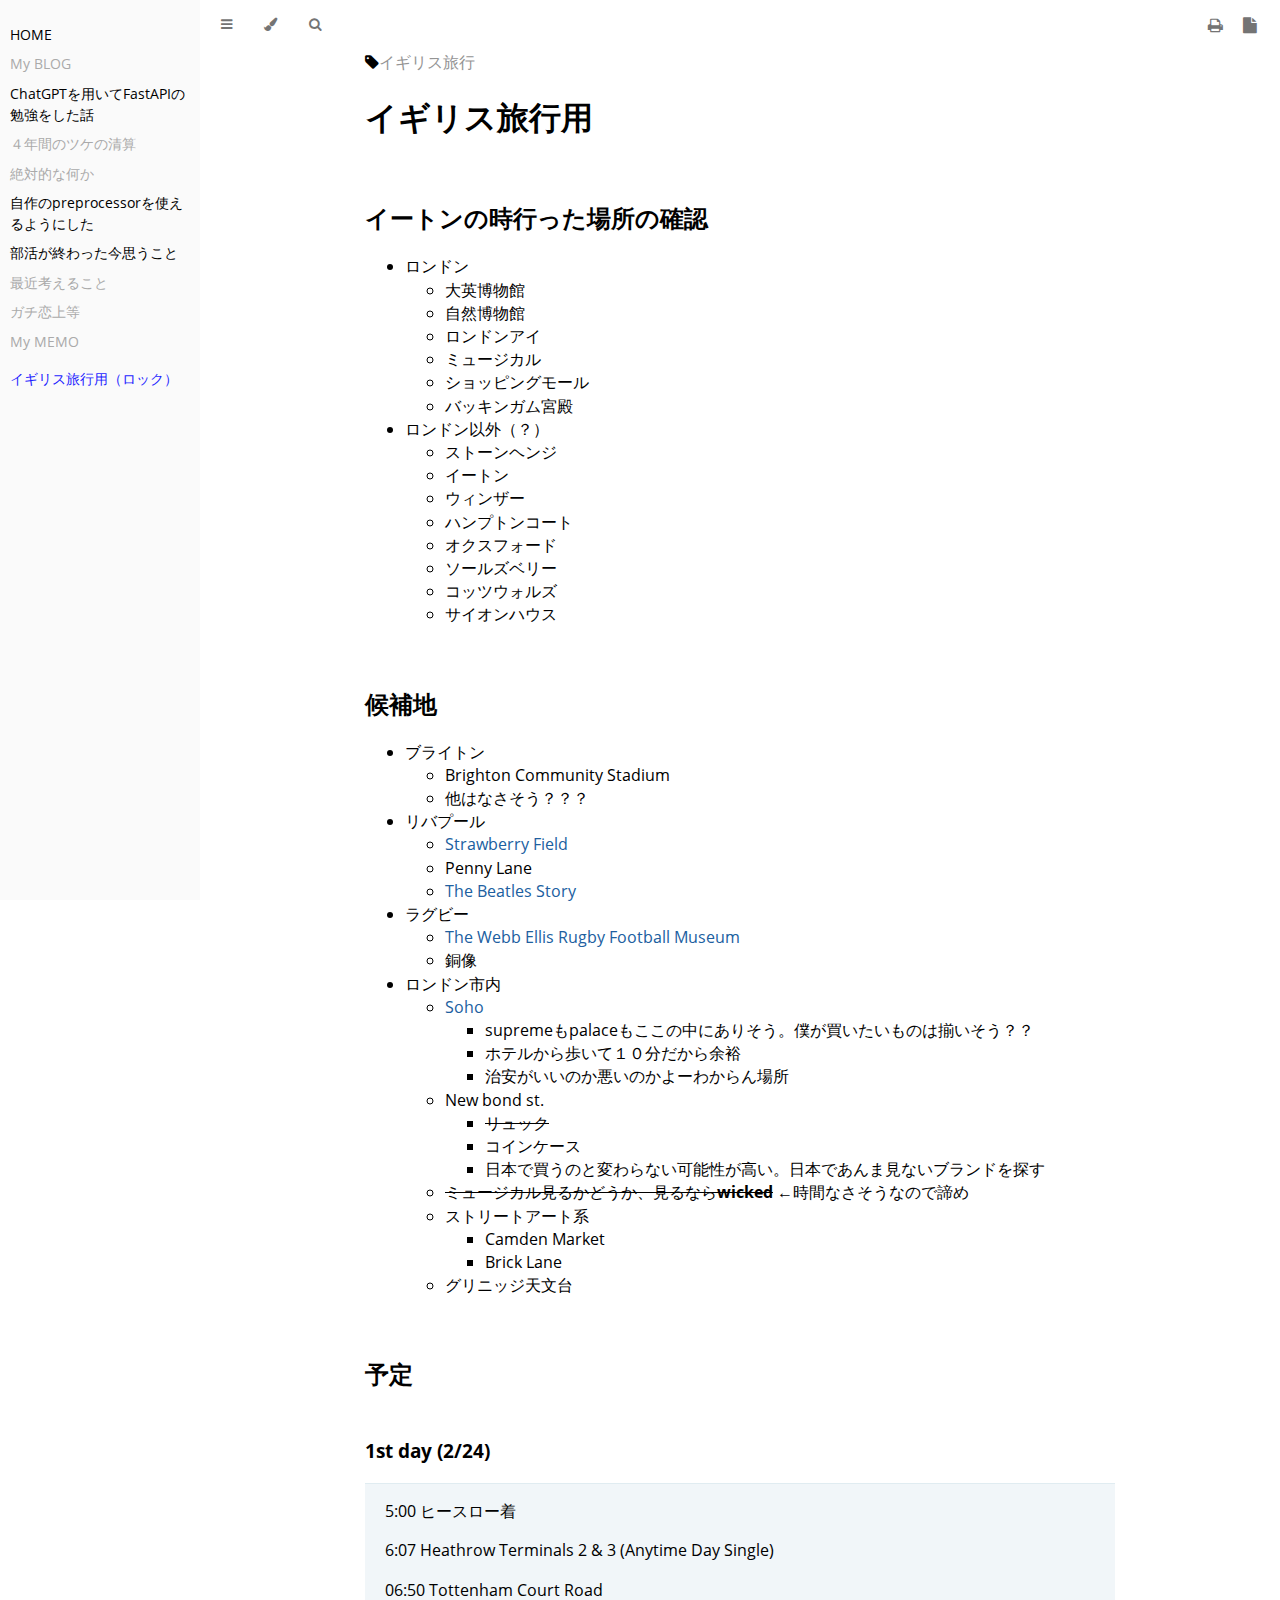
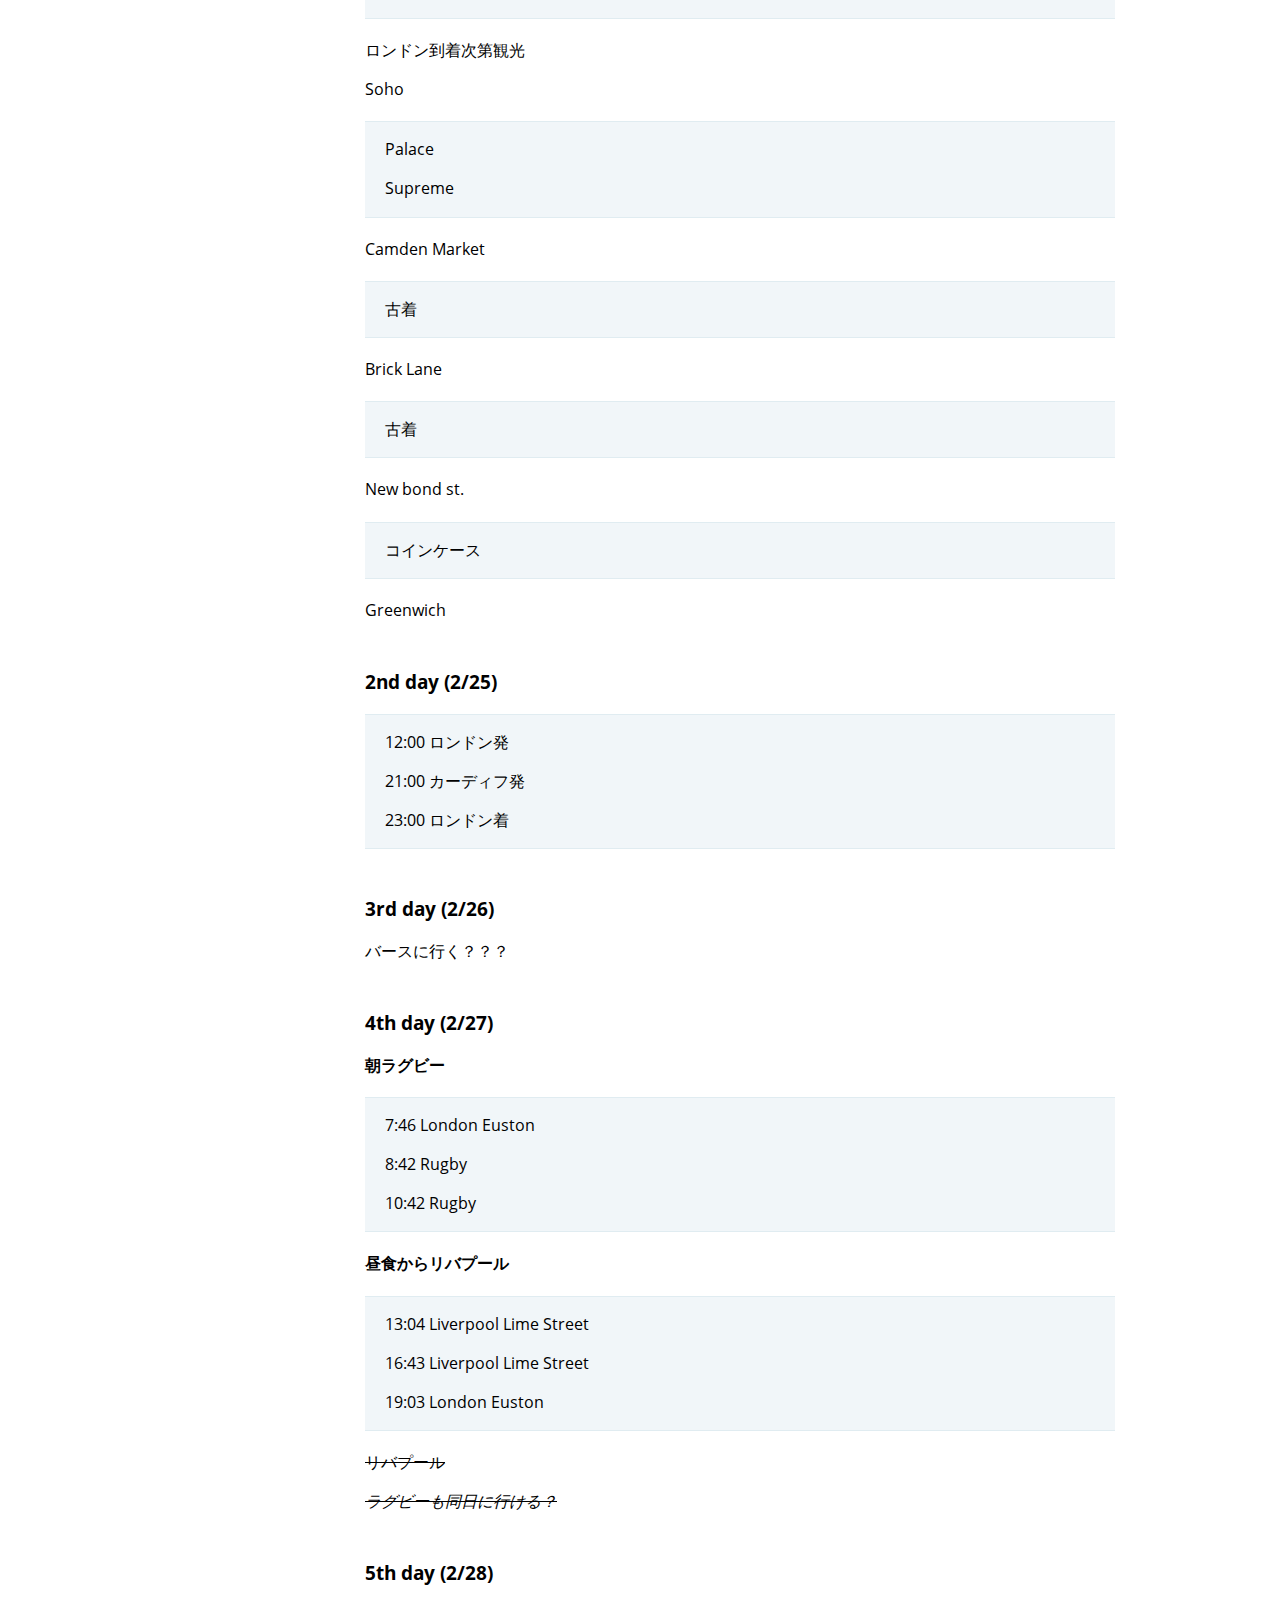
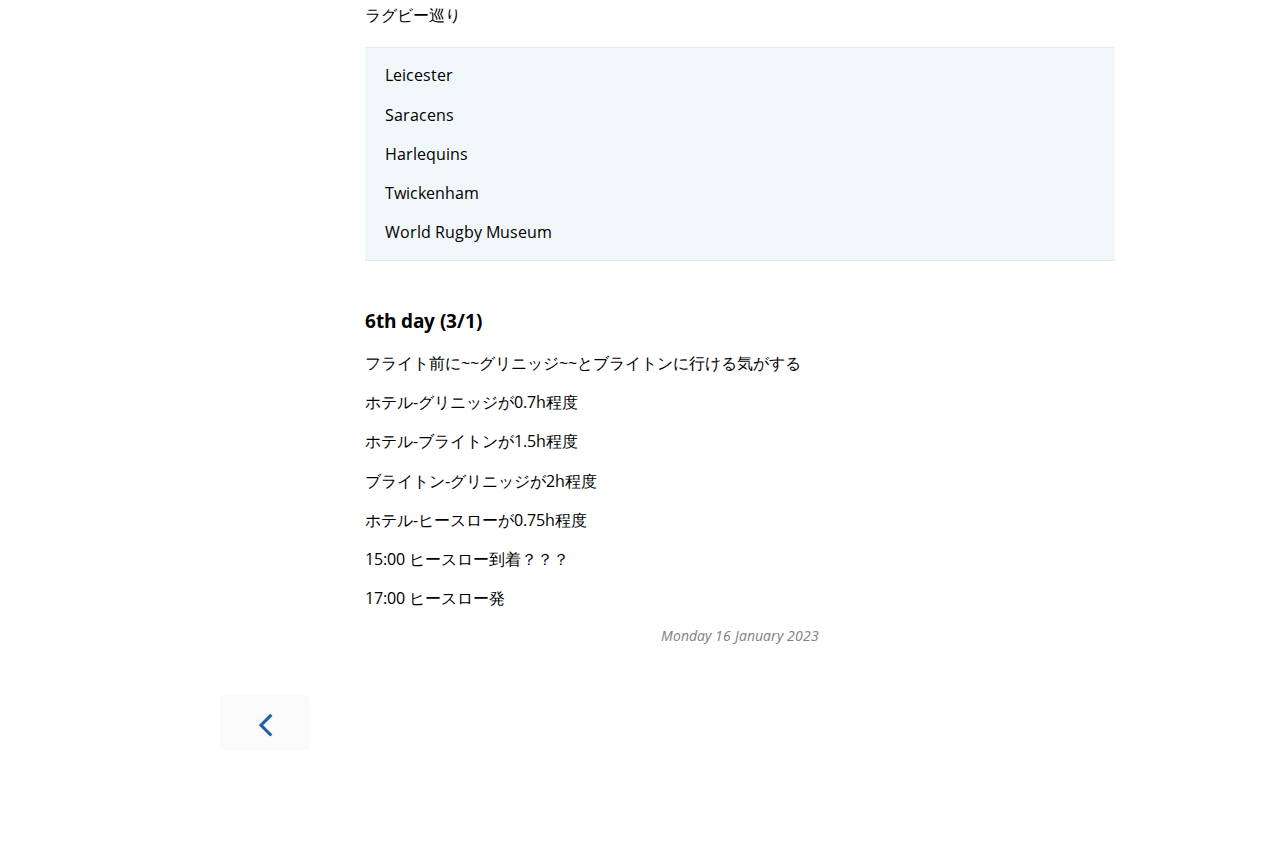
<file: memo/2023-01-16.html>
<!DOCTYPE HTML>
<html lang="" class="sidebar-visible no-js light">
    <head>
        <!-- Book generated using mdBook -->
        <meta charset="UTF-8">
        <title>イギリス旅行用（ロック）</title>


        <!-- Custom HTML head -->
        
        <meta name="description" content="">
        <meta name="viewport" content="width=device-width, initial-scale=1">
        <meta name="theme-color" content="#ffffff" />

        <link rel="icon" href="../favicon.svg">
        <link rel="shortcut icon" href="../favicon.png">
        <link rel="stylesheet" href="../css/variables.css">
        <link rel="stylesheet" href="../css/general.css">
        <link rel="stylesheet" href="../css/chrome.css">
        <link rel="stylesheet" href="../css/print.css" media="print">

        <!-- Fonts -->
        <link rel="stylesheet" href="../FontAwesome/css/font-awesome.css">
        <link rel="stylesheet" href="../fonts/fonts.css">

        <!-- Highlight.js Stylesheets -->
        <link rel="stylesheet" href="../highlight.css">
        <link rel="stylesheet" href="../tomorrow-night.css">
        <link rel="stylesheet" href="../ayu-highlight.css">

        <!-- Custom theme stylesheets -->
        <link rel="stylesheet" href="../theme/pagetoc.css">

    </head>
    <body>
        <!-- Provide site root to javascript -->
        <script>
            var path_to_root = "../";
            var default_theme = window.matchMedia("(prefers-color-scheme: dark)").matches ? "navy" : "light";
        </script>

        <!-- Work around some values being stored in localStorage wrapped in quotes -->
        <script>
            try {
                var theme = localStorage.getItem('mdbook-theme');
                var sidebar = localStorage.getItem('mdbook-sidebar');

                if (theme.startsWith('"') && theme.endsWith('"')) {
                    localStorage.setItem('mdbook-theme', theme.slice(1, theme.length - 1));
                }

                if (sidebar.startsWith('"') && sidebar.endsWith('"')) {
                    localStorage.setItem('mdbook-sidebar', sidebar.slice(1, sidebar.length - 1));
                }
            } catch (e) { }
        </script>

        <!-- Set the theme before any content is loaded, prevents flash -->
        <script>
            var theme;
            try { theme = localStorage.getItem('mdbook-theme'); } catch(e) { }
            if (theme === null || theme === undefined) { theme = default_theme; }
            var html = document.querySelector('html');
            html.classList.remove('no-js')
            html.classList.remove('light')
            html.classList.add(theme);
            html.classList.add('js');
        </script>

        <!-- Hide / unhide sidebar before it is displayed -->
        <script>
            var html = document.querySelector('html');
            var sidebar = 'hidden';
            if (document.body.clientWidth >= 1080) {
                try { sidebar = localStorage.getItem('mdbook-sidebar'); } catch(e) { }
                sidebar = sidebar || 'visible';
            }
            html.classList.remove('sidebar-visible');
            html.classList.add("sidebar-" + sidebar);
        </script>

        <nav id="sidebar" class="sidebar" aria-label="Table of contents">
            <div class="sidebar-scrollbox">
                <ol class="chapter"><li class="chapter-item expanded affix "><a href="../index.html">HOME</a></li><li class="chapter-item expanded "><div>My BLOG</div></li><li class="chapter-item expanded "><a href="../blog/2023-03-07.html">ChatGPTを用いてFastAPIの勉強をした話</a></li><li class="chapter-item expanded "><div>４年間のツケの清算</div></li><li class="chapter-item expanded "><div>絶対的な何か</div></li><li class="chapter-item expanded "><a href="../blog/2023-02-02.html">自作のpreprocessorを使えるようにした</a></li><li class="chapter-item expanded "><a href="../blog/2023-01-23.html">部活が終わった今思うこと</a></li><li class="chapter-item expanded "><div>最近考えること</div></li><li class="chapter-item expanded "><div>ガチ恋上等</div></li><li class="chapter-item expanded "><div>My MEMO</div></li><li class="chapter-item expanded "><a href="../memo/2023-09-30.html"></a></li><li class="chapter-item expanded "><a href="../memo/2023-01-16.html" class="active">イギリス旅行用（ロック）</a></li></ol>
            </div>
            <div id="sidebar-resize-handle" class="sidebar-resize-handle"></div>
        </nav>

        <div id="page-wrapper" class="page-wrapper">

            <div class="page">
                                <div id="menu-bar-hover-placeholder"></div>
                <div id="menu-bar" class="menu-bar sticky bordered">
                    <div class="left-buttons">
                        <button id="sidebar-toggle" class="icon-button" type="button" title="Toggle Table of Contents" aria-label="Toggle Table of Contents" aria-controls="sidebar">
                            <i class="fa fa-bars"></i>
                        </button>
                        <button id="theme-toggle" class="icon-button" type="button" title="Change theme" aria-label="Change theme" aria-haspopup="true" aria-expanded="false" aria-controls="theme-list">
                            <i class="fa fa-paint-brush"></i>
                        </button>
                        <ul id="theme-list" class="theme-popup" aria-label="Themes" role="menu">
                            <li role="none"><button role="menuitem" class="theme" id="light">Light</button></li>
                            <li role="none"><button role="menuitem" class="theme" id="rust">Rust</button></li>
                            <li role="none"><button role="menuitem" class="theme" id="coal">Coal</button></li>
                            <li role="none"><button role="menuitem" class="theme" id="navy">Navy</button></li>
                            <li role="none"><button role="menuitem" class="theme" id="ayu">Ayu</button></li>
                        </ul>
                        <button id="search-toggle" class="icon-button" type="button" title="Search. (Shortkey: s)" aria-label="Toggle Searchbar" aria-expanded="false" aria-keyshortcuts="S" aria-controls="searchbar">
                            <i class="fa fa-search"></i>
                        </button>
                    </div>

                    <h1 class="menu-title"></h1>

                    <div class="right-buttons">
                        <a href="../print.html" title="Print this book" aria-label="Print this book">
                            <i id="print-button" class="fa fa-print"></i>
                        </a>
                        <a href="https://github.com/hiroiwashi/pages" title="Git repository" aria-label="Git repository">
                            <i id="git-repository-button" class="fa fa-file"></i>
                        </a>

                    </div>
                </div>

                <div id="search-wrapper" class="hidden">
                    <form id="searchbar-outer" class="searchbar-outer">
                        <input type="search" id="searchbar" name="searchbar" placeholder="Search this book ..." aria-controls="searchresults-outer" aria-describedby="searchresults-header">
                    </form>
                    <div id="searchresults-outer" class="searchresults-outer hidden">
                        <div id="searchresults-header" class="searchresults-header"></div>
                        <ul id="searchresults">
                        </ul>
                    </div>
                </div>

                <!-- Apply ARIA attributes after the sidebar and the sidebar toggle button are added to the DOM -->
                <script>
                    document.getElementById('sidebar-toggle').setAttribute('aria-expanded', sidebar === 'visible');
                    document.getElementById('sidebar').setAttribute('aria-hidden', sidebar !== 'visible');
                    Array.from(document.querySelectorAll('#sidebar a')).forEach(function(link) {
                        link.setAttribute('tabIndex', sidebar === 'visible' ? 0 : -1);
                    });
                </script>

                <div id="content" class="content">
                    <main><div class="sidetoc"><nav class="pagetoc"></nav></div>
                        <div class="topic"><i class="fa fa-tag"></i><span>イギリス旅行</span></div>
<h1 id="イギリス旅行用"><a class="header" href="#イギリス旅行用">イギリス旅行用</a></h1>
<h2 id="イートンの時行った場所の確認"><a class="header" href="#イートンの時行った場所の確認">イートンの時行った場所の確認</a></h2>
<ul>
<li>ロンドン
<ul>
<li>大英博物館</li>
<li>自然博物館</li>
<li>ロンドンアイ</li>
<li>ミュージカル</li>
<li>ショッピングモール</li>
<li>バッキンガム宮殿</li>
</ul>
</li>
<li>ロンドン以外（？）
<ul>
<li>ストーンヘンジ</li>
<li>イートン</li>
<li>ウィンザー</li>
<li>ハンプトンコート</li>
<li>オクスフォード</li>
<li>ソールズベリー</li>
<li>コッツウォルズ</li>
<li>サイオンハウス</li>
</ul>
</li>
</ul>
<h2 id="候補地"><a class="header" href="#候補地">候補地</a></h2>
<ul>
<li>ブライトン
<ul>
<li>Brighton Community Stadium</li>
<li>他はなさそう？？？</li>
</ul>
</li>
<li>リバプール
<ul>
<li><a href="https://www.strawberryfieldliverpool.com/">Strawberry Field</a></li>
<li>Penny Lane</li>
<li><a href="https://www.beatlesstory.com/">The Beatles Story</a></li>
</ul>
</li>
<li>ラグビー
<ul>
<li><a href="https://www.tripadvisor.jp/Attraction_Review-g504202-d8742509-Reviews-The_Webb_Ellis_Rugby_Football_Museum-Rugby_Warwickshire_England.html">The Webb Ellis Rugby Football Museum</a></li>
<li>銅像</li>
</ul>
</li>
<li>ロンドン市内
<ul>
<li><a href="https://www.visitlondon.com/things-to-do/london-areas/soho">Soho</a>
<ul>
<li>supremeもpalaceもここの中にありそう。僕が買いたいものは揃いそう？？</li>
<li>ホテルから歩いて１０分だから余裕</li>
<li>治安がいいのか悪いのかよーわからん場所</li>
</ul>
</li>
<li>New bond st.
<ul>
<li><del>リュック</del></li>
<li>コインケース</li>
<li>日本で買うのと変わらない可能性が高い。日本であんま見ないブランドを探す</li>
</ul>
</li>
<li><del>ミュージカル見るかどうか、見るなら<strong>wicked</strong></del> ←時間なさそうなので諦め</li>
<li>ストリートアート系
<ul>
<li>Camden Market</li>
<li>Brick Lane</li>
</ul>
</li>
<li>グリニッジ天文台</li>
</ul>
</li>
</ul>
<h2 id="予定"><a class="header" href="#予定">予定</a></h2>
<h3 id="1st-day-224"><a class="header" href="#1st-day-224">1st day (2/24)</a></h3>
<blockquote>
<p>5:00 ヒースロー着</p>
<p>6:07 Heathrow Terminals 2 &amp; 3 (Anytime Day Single)</p>
<p>06:50 Tottenham Court Road</p>
</blockquote>
<p>ロンドン到着次第観光</p>
<p>Soho</p>
<blockquote>
<p>Palace</p>
<p>Supreme</p>
</blockquote>
<p>Camden Market</p>
<blockquote>
<p>古着</p>
</blockquote>
<p>Brick Lane</p>
<blockquote>
<p>古着</p>
</blockquote>
<p>New bond st.</p>
<blockquote>
<p>コインケース</p>
</blockquote>
<p>Greenwich</p>
<h3 id="2nd-day-225"><a class="header" href="#2nd-day-225">2nd day (2/25)</a></h3>
<blockquote>
<p>12:00 ロンドン発</p>
<p>21:00 カーディフ発</p>
<p>23:00 ロンドン着</p>
</blockquote>
<h3 id="3rd-day-226"><a class="header" href="#3rd-day-226">3rd day (2/26)</a></h3>
<p>バースに行く？？？</p>
<h3 id="4th-day-227"><a class="header" href="#4th-day-227">4th day (2/27)</a></h3>
<p><strong>朝ラグビー</strong></p>
<blockquote>
<p>7:46 London Euston</p>
<p>8:42 Rugby</p>
<p>10:42 Rugby</p>
</blockquote>
<p><strong>昼食からリバプール</strong></p>
<blockquote>
<p>13:04 Liverpool Lime Street</p>
<p>16:43 Liverpool Lime Street</p>
<p>19:03 London Euston</p>
</blockquote>
<p><del>リバプール</del></p>
<p><del><em>ラグビーも同日に行ける？</em></del></p>
<h3 id="5th-day-228"><a class="header" href="#5th-day-228">5th day (2/28)</a></h3>
<p>ラグビー巡り</p>
<blockquote>
<p>Leicester</p>
<p>Saracens</p>
<p>Harlequins</p>
<p>Twickenham</p>
<p>World Rugby Museum</p>
</blockquote>
<h3 id="6th-day-31"><a class="header" href="#6th-day-31">6th day (3/1)</a></h3>
<p>フライト前に~~グリニッジ~~とブライトンに行ける気がする</p>
<p>ホテル-グリニッジが0.7h程度</p>
<p>ホテル-ブライトンが1.5h程度</p>
<p>ブライトン-グリニッジが2h程度</p>
<p>ホテル-ヒースローが0.75h程度</p>
<p>15:00 ヒースロー到着？？？</p>
<p>17:00 ヒースロー発</p>
<div class="datetime" style="text-align: center; color: gray; font-style: italic; font-size: 90%;">Monday 16 January 2023</div>

                    </main>

                    <nav class="nav-wrapper" aria-label="Page navigation">
                        <!-- Mobile navigation buttons -->
                            <a rel="prev" href="../memo/2023-09-30.html" class="mobile-nav-chapters previous" title="Previous chapter" aria-label="Previous chapter" aria-keyshortcuts="Left">
                                <i class="fa fa-angle-left"></i>
                            </a>


                        <div style="clear: both"></div>
                    </nav>
                </div>
            </div>

            <nav class="nav-wide-wrapper" aria-label="Page navigation">
                    <a rel="prev" href="../memo/2023-09-30.html" class="nav-chapters previous" title="Previous chapter" aria-label="Previous chapter" aria-keyshortcuts="Left">
                        <i class="fa fa-angle-left"></i>
                    </a>

            </nav>

        </div>




        <script>
            window.playground_copyable = true;
        </script>


        <script src="../elasticlunr.min.js"></script>
        <script src="../mark.min.js"></script>
        <script src="../searcher.js"></script>

        <script src="../clipboard.min.js"></script>
        <script src="../highlight.js"></script>
        <script src="../book.js"></script>

        <!-- Custom JS scripts -->
        <script src="../theme/pagetoc.js"></script>


    </body>
</html>
</file>
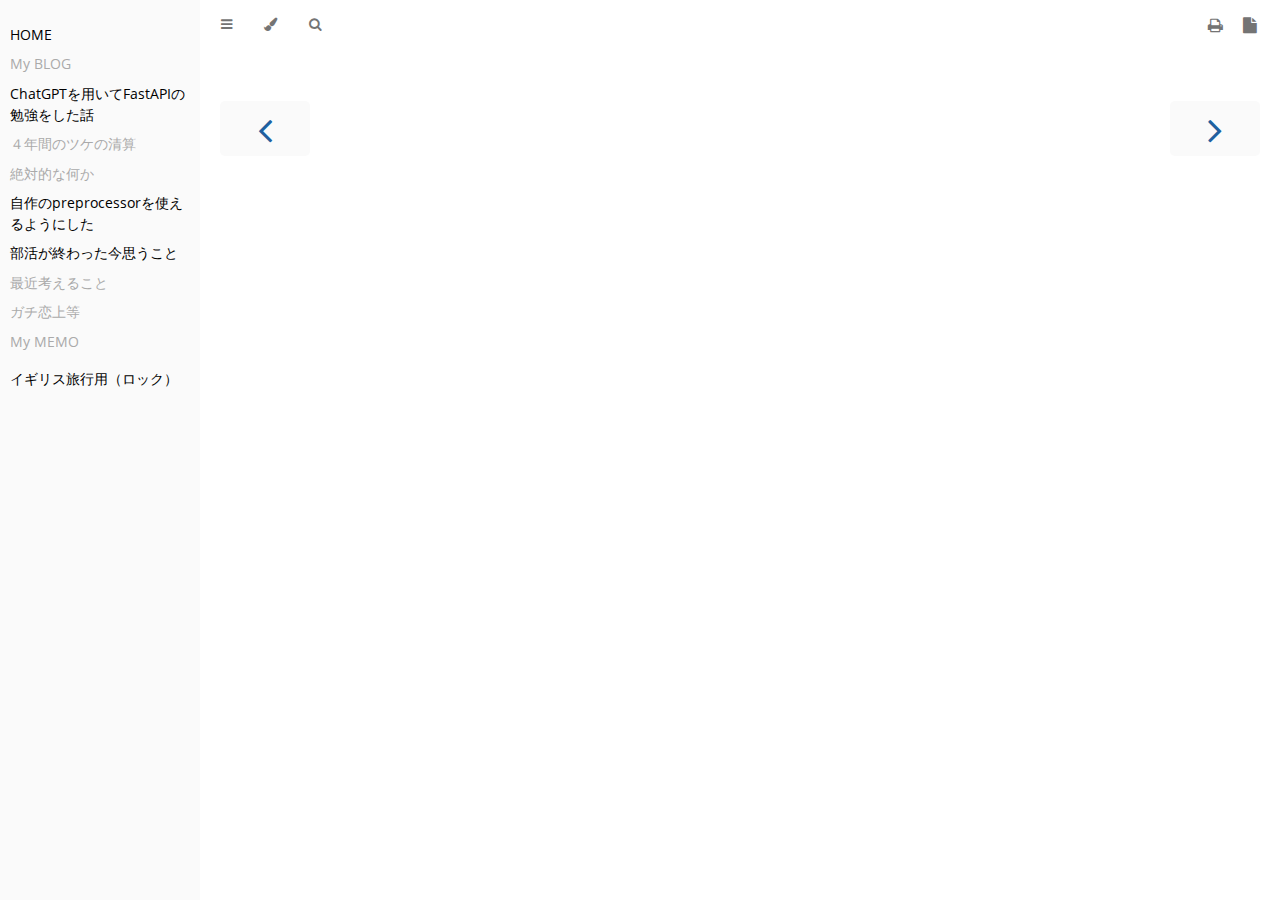
<file: memo/2023-09-30.html>
<!DOCTYPE HTML>
<html lang="" class="sidebar-visible no-js light">
    <head>
        <!-- Book generated using mdBook -->
        <meta charset="UTF-8">
        <title></title>


        <!-- Custom HTML head -->
        
        <meta name="description" content="">
        <meta name="viewport" content="width=device-width, initial-scale=1">
        <meta name="theme-color" content="#ffffff" />

        <link rel="icon" href="../favicon.svg">
        <link rel="shortcut icon" href="../favicon.png">
        <link rel="stylesheet" href="../css/variables.css">
        <link rel="stylesheet" href="../css/general.css">
        <link rel="stylesheet" href="../css/chrome.css">
        <link rel="stylesheet" href="../css/print.css" media="print">

        <!-- Fonts -->
        <link rel="stylesheet" href="../FontAwesome/css/font-awesome.css">
        <link rel="stylesheet" href="../fonts/fonts.css">

        <!-- Highlight.js Stylesheets -->
        <link rel="stylesheet" href="../highlight.css">
        <link rel="stylesheet" href="../tomorrow-night.css">
        <link rel="stylesheet" href="../ayu-highlight.css">

        <!-- Custom theme stylesheets -->
        <link rel="stylesheet" href="../theme/pagetoc.css">

    </head>
    <body>
        <!-- Provide site root to javascript -->
        <script>
            var path_to_root = "../";
            var default_theme = window.matchMedia("(prefers-color-scheme: dark)").matches ? "navy" : "light";
        </script>

        <!-- Work around some values being stored in localStorage wrapped in quotes -->
        <script>
            try {
                var theme = localStorage.getItem('mdbook-theme');
                var sidebar = localStorage.getItem('mdbook-sidebar');

                if (theme.startsWith('"') && theme.endsWith('"')) {
                    localStorage.setItem('mdbook-theme', theme.slice(1, theme.length - 1));
                }

                if (sidebar.startsWith('"') && sidebar.endsWith('"')) {
                    localStorage.setItem('mdbook-sidebar', sidebar.slice(1, sidebar.length - 1));
                }
            } catch (e) { }
        </script>

        <!-- Set the theme before any content is loaded, prevents flash -->
        <script>
            var theme;
            try { theme = localStorage.getItem('mdbook-theme'); } catch(e) { }
            if (theme === null || theme === undefined) { theme = default_theme; }
            var html = document.querySelector('html');
            html.classList.remove('no-js')
            html.classList.remove('light')
            html.classList.add(theme);
            html.classList.add('js');
        </script>

        <!-- Hide / unhide sidebar before it is displayed -->
        <script>
            var html = document.querySelector('html');
            var sidebar = 'hidden';
            if (document.body.clientWidth >= 1080) {
                try { sidebar = localStorage.getItem('mdbook-sidebar'); } catch(e) { }
                sidebar = sidebar || 'visible';
            }
            html.classList.remove('sidebar-visible');
            html.classList.add("sidebar-" + sidebar);
        </script>

        <nav id="sidebar" class="sidebar" aria-label="Table of contents">
            <div class="sidebar-scrollbox">
                <ol class="chapter"><li class="chapter-item expanded affix "><a href="../index.html">HOME</a></li><li class="chapter-item expanded "><div>My BLOG</div></li><li class="chapter-item expanded "><a href="../blog/2023-03-07.html">ChatGPTを用いてFastAPIの勉強をした話</a></li><li class="chapter-item expanded "><div>４年間のツケの清算</div></li><li class="chapter-item expanded "><div>絶対的な何か</div></li><li class="chapter-item expanded "><a href="../blog/2023-02-02.html">自作のpreprocessorを使えるようにした</a></li><li class="chapter-item expanded "><a href="../blog/2023-01-23.html">部活が終わった今思うこと</a></li><li class="chapter-item expanded "><div>最近考えること</div></li><li class="chapter-item expanded "><div>ガチ恋上等</div></li><li class="chapter-item expanded "><div>My MEMO</div></li><li class="chapter-item expanded "><a href="../memo/2023-09-30.html" class="active"></a></li><li class="chapter-item expanded "><a href="../memo/2023-01-16.html">イギリス旅行用（ロック）</a></li></ol>
            </div>
            <div id="sidebar-resize-handle" class="sidebar-resize-handle"></div>
        </nav>

        <div id="page-wrapper" class="page-wrapper">

            <div class="page">
                                <div id="menu-bar-hover-placeholder"></div>
                <div id="menu-bar" class="menu-bar sticky bordered">
                    <div class="left-buttons">
                        <button id="sidebar-toggle" class="icon-button" type="button" title="Toggle Table of Contents" aria-label="Toggle Table of Contents" aria-controls="sidebar">
                            <i class="fa fa-bars"></i>
                        </button>
                        <button id="theme-toggle" class="icon-button" type="button" title="Change theme" aria-label="Change theme" aria-haspopup="true" aria-expanded="false" aria-controls="theme-list">
                            <i class="fa fa-paint-brush"></i>
                        </button>
                        <ul id="theme-list" class="theme-popup" aria-label="Themes" role="menu">
                            <li role="none"><button role="menuitem" class="theme" id="light">Light</button></li>
                            <li role="none"><button role="menuitem" class="theme" id="rust">Rust</button></li>
                            <li role="none"><button role="menuitem" class="theme" id="coal">Coal</button></li>
                            <li role="none"><button role="menuitem" class="theme" id="navy">Navy</button></li>
                            <li role="none"><button role="menuitem" class="theme" id="ayu">Ayu</button></li>
                        </ul>
                        <button id="search-toggle" class="icon-button" type="button" title="Search. (Shortkey: s)" aria-label="Toggle Searchbar" aria-expanded="false" aria-keyshortcuts="S" aria-controls="searchbar">
                            <i class="fa fa-search"></i>
                        </button>
                    </div>

                    <h1 class="menu-title"></h1>

                    <div class="right-buttons">
                        <a href="../print.html" title="Print this book" aria-label="Print this book">
                            <i id="print-button" class="fa fa-print"></i>
                        </a>
                        <a href="https://github.com/hiroiwashi/pages" title="Git repository" aria-label="Git repository">
                            <i id="git-repository-button" class="fa fa-file"></i>
                        </a>

                    </div>
                </div>

                <div id="search-wrapper" class="hidden">
                    <form id="searchbar-outer" class="searchbar-outer">
                        <input type="search" id="searchbar" name="searchbar" placeholder="Search this book ..." aria-controls="searchresults-outer" aria-describedby="searchresults-header">
                    </form>
                    <div id="searchresults-outer" class="searchresults-outer hidden">
                        <div id="searchresults-header" class="searchresults-header"></div>
                        <ul id="searchresults">
                        </ul>
                    </div>
                </div>

                <!-- Apply ARIA attributes after the sidebar and the sidebar toggle button are added to the DOM -->
                <script>
                    document.getElementById('sidebar-toggle').setAttribute('aria-expanded', sidebar === 'visible');
                    document.getElementById('sidebar').setAttribute('aria-hidden', sidebar !== 'visible');
                    Array.from(document.querySelectorAll('#sidebar a')).forEach(function(link) {
                        link.setAttribute('tabIndex', sidebar === 'visible' ? 0 : -1);
                    });
                </script>

                <div id="content" class="content">
                    <main><div class="sidetoc"><nav class="pagetoc"></nav></div>
                        <h1 id=""><a class="header" href="#"></a></h1>

                    </main>

                    <nav class="nav-wrapper" aria-label="Page navigation">
                        <!-- Mobile navigation buttons -->
                            <a rel="prev" href="../blog/2023-01-23.html" class="mobile-nav-chapters previous" title="Previous chapter" aria-label="Previous chapter" aria-keyshortcuts="Left">
                                <i class="fa fa-angle-left"></i>
                            </a>

                            <a rel="next" href="../memo/2023-01-16.html" class="mobile-nav-chapters next" title="Next chapter" aria-label="Next chapter" aria-keyshortcuts="Right">
                                <i class="fa fa-angle-right"></i>
                            </a>

                        <div style="clear: both"></div>
                    </nav>
                </div>
            </div>

            <nav class="nav-wide-wrapper" aria-label="Page navigation">
                    <a rel="prev" href="../blog/2023-01-23.html" class="nav-chapters previous" title="Previous chapter" aria-label="Previous chapter" aria-keyshortcuts="Left">
                        <i class="fa fa-angle-left"></i>
                    </a>

                    <a rel="next" href="../memo/2023-01-16.html" class="nav-chapters next" title="Next chapter" aria-label="Next chapter" aria-keyshortcuts="Right">
                        <i class="fa fa-angle-right"></i>
                    </a>
            </nav>

        </div>




        <script>
            window.playground_copyable = true;
        </script>


        <script src="../elasticlunr.min.js"></script>
        <script src="../mark.min.js"></script>
        <script src="../searcher.js"></script>

        <script src="../clipboard.min.js"></script>
        <script src="../highlight.js"></script>
        <script src="../book.js"></script>

        <!-- Custom JS scripts -->
        <script src="../theme/pagetoc.js"></script>


    </body>
</html>
</file>
<file: css/variables.css>
/* Globals */

:root {
    --sidebar-width: 200px;
    --page-padding: 15px;
    --content-max-width: 750px;
    --menu-bar-height: 50px;
    --mono-font: "Source Code Pro", Consolas, "Ubuntu Mono", Menlo, "DejaVu Sans Mono", monospace, monospace;
    --code-font-size: 0.875em /* please adjust the ace font size accordingly in editor.js */
}

/* Themes */

.ayu {
    --bg: hsl(210, 25%, 8%);
    --fg: #c5c5c5;

    --sidebar-bg: #14191f;
    --sidebar-fg: #c8c9db;
    --sidebar-non-existant: #5c6773;
    --sidebar-active: #ffb454;
    --sidebar-spacer: #2d334f;

    --scrollbar: var(--sidebar-fg);

    --icons: #737480;
    --icons-hover: #b7b9cc;

    --links: #0096cf;

    --inline-code-color: #ffb454;

    --theme-popup-bg: #14191f;
    --theme-popup-border: #5c6773;
    --theme-hover: #191f26;

    --quote-bg: hsl(226, 15%, 17%);
    --quote-border: hsl(226, 15%, 22%);

    --table-border-color: hsl(210, 25%, 13%);
    --table-header-bg: hsl(210, 25%, 28%);
    --table-alternate-bg: hsl(210, 25%, 11%);

    --searchbar-border-color: #848484;
    --searchbar-bg: #424242;
    --searchbar-fg: #fff;
    --searchbar-shadow-color: #d4c89f;
    --searchresults-header-fg: #666;
    --searchresults-border-color: #888;
    --searchresults-li-bg: #252932;
    --search-mark-bg: #e3b171;
}

.coal {
    --bg: hsl(200, 7%, 8%);
    --fg: #98a3ad;

    --sidebar-bg: #292c2f;
    --sidebar-fg: #a1adb8;
    --sidebar-non-existant: #505254;
    --sidebar-active: #3473ad;
    --sidebar-spacer: #393939;

    --scrollbar: var(--sidebar-fg);

    --icons: #43484d;
    --icons-hover: #b3c0cc;

    --links: #2b79a2;

    --inline-code-color: #c5c8c6;

    --theme-popup-bg: #141617;
    --theme-popup-border: #43484d;
    --theme-hover: #1f2124;

    --quote-bg: hsl(234, 21%, 18%);
    --quote-border: hsl(234, 21%, 23%);

    --table-border-color: hsl(200, 7%, 13%);
    --table-header-bg: hsl(200, 7%, 28%);
    --table-alternate-bg: hsl(200, 7%, 11%);

    --searchbar-border-color: #aaa;
    --searchbar-bg: #b7b7b7;
    --searchbar-fg: #000;
    --searchbar-shadow-color: #aaa;
    --searchresults-header-fg: #666;
    --searchresults-border-color: #98a3ad;
    --searchresults-li-bg: #2b2b2f;
    --search-mark-bg: #355c7d;
}

.light {
    --bg: hsl(0, 0%, 100%);
    --fg: hsl(0, 0%, 0%);

    --sidebar-bg: #fafafa;
    --sidebar-fg: hsl(0, 0%, 0%);
    --sidebar-non-existant: #aaaaaa;
    --sidebar-active: #1f1fff;
    --sidebar-spacer: #f4f4f4;

    --scrollbar: #8F8F8F;

    --icons: #747474;
    --icons-hover: #000000;

    --links: #20609f;

    --inline-code-color: #301900;

    --theme-popup-bg: #fafafa;
    --theme-popup-border: #cccccc;
    --theme-hover: #e6e6e6;

    --quote-bg: hsl(197, 37%, 96%);
    --quote-border: hsl(197, 37%, 91%);

    --table-border-color: hsl(0, 0%, 95%);
    --table-header-bg: hsl(0, 0%, 80%);
    --table-alternate-bg: hsl(0, 0%, 97%);

    --searchbar-border-color: #aaa;
    --searchbar-bg: #fafafa;
    --searchbar-fg: #000;
    --searchbar-shadow-color: #aaa;
    --searchresults-header-fg: #666;
    --searchresults-border-color: #888;
    --searchresults-li-bg: #e4f2fe;
    --search-mark-bg: #a2cff5;
}

.navy {
    --bg: hsl(226, 23%, 11%);
    --fg: #bcbdd0;

    --sidebar-bg: #282d3f;
    --sidebar-fg: #c8c9db;
    --sidebar-non-existant: #505274;
    --sidebar-active: #2b79a2;
    --sidebar-spacer: #2d334f;

    --scrollbar: var(--sidebar-fg);

    --icons: #737480;
    --icons-hover: #b7b9cc;

    --links: #2b79a2;

    --inline-code-color: #c5c8c6;

    --theme-popup-bg: #161923;
    --theme-popup-border: #737480;
    --theme-hover: #282e40;

    --quote-bg: hsl(226, 15%, 17%);
    --quote-border: hsl(226, 15%, 22%);

    --table-border-color: hsl(226, 23%, 16%);
    --table-header-bg: hsl(226, 23%, 31%);
    --table-alternate-bg: hsl(226, 23%, 14%);

    --searchbar-border-color: #aaa;
    --searchbar-bg: #aeaec6;
    --searchbar-fg: #000;
    --searchbar-shadow-color: #aaa;
    --searchresults-header-fg: #5f5f71;
    --searchresults-border-color: #5c5c68;
    --searchresults-li-bg: #242430;
    --search-mark-bg: #a2cff5;
}

.rust {
    --bg: hsl(60, 9%, 87%);
    --fg: #262625;

    --sidebar-bg: #3b2e2a;
    --sidebar-fg: #c8c9db;
    --sidebar-non-existant: #505254;
    --sidebar-active: #e69f67;
    --sidebar-spacer: #45373a;

    --scrollbar: var(--sidebar-fg);

    --icons: #737480;
    --icons-hover: #262625;

    --links: #2b79a2;

    --inline-code-color: #6e6b5e;

    --theme-popup-bg: #e1e1db;
    --theme-popup-border: #b38f6b;
    --theme-hover: #99908a;

    --quote-bg: hsl(60, 5%, 75%);
    --quote-border: hsl(60, 5%, 70%);

    --table-border-color: hsl(60, 9%, 82%);
    --table-header-bg: #b3a497;
    --table-alternate-bg: hsl(60, 9%, 84%);

    --searchbar-border-color: #aaa;
    --searchbar-bg: #fafafa;
    --searchbar-fg: #000;
    --searchbar-shadow-color: #aaa;
    --searchresults-header-fg: #666;
    --searchresults-border-color: #888;
    --searchresults-li-bg: #dec2a2;
    --search-mark-bg: #e69f67;
}

@media (prefers-color-scheme: dark) {
    .light.no-js {
        --bg: hsl(200, 7%, 8%);
        --fg: #98a3ad;

        --sidebar-bg: #292c2f;
        --sidebar-fg: #a1adb8;
        --sidebar-non-existant: #505254;
        --sidebar-active: #3473ad;
        --sidebar-spacer: #393939;

        --scrollbar: var(--sidebar-fg);

        --icons: #43484d;
        --icons-hover: #b3c0cc;

        --links: #2b79a2;

        --inline-code-color: #c5c8c6;

        --theme-popup-bg: #141617;
        --theme-popup-border: #43484d;
        --theme-hover: #1f2124;

        --quote-bg: hsl(234, 21%, 18%);
        --quote-border: hsl(234, 21%, 23%);

        --table-border-color: hsl(200, 7%, 13%);
        --table-header-bg: hsl(200, 7%, 28%);
        --table-alternate-bg: hsl(200, 7%, 11%);

        --searchbar-border-color: #aaa;
        --searchbar-bg: #b7b7b7;
        --searchbar-fg: #000;
        --searchbar-shadow-color: #aaa;
        --searchresults-header-fg: #666;
        --searchresults-border-color: #98a3ad;
        --searchresults-li-bg: #2b2b2f;
        --search-mark-bg: #355c7d;
    }
}
</file>
<file: css/general.css>
/* Base styles and content styles */

@import 'variables.css';

:root {
    /* Browser default font-size is 16px, this way 1 rem = 10px */
    font-size: 62.5%;
}

html {
    font-family: "Open Sans", sans-serif;
    color: var(--fg);
    background-color: var(--bg);
    text-size-adjust: none;
    -webkit-text-size-adjust: none;
}

body {
    margin: 0;
    font-size: 1.6rem;
    overflow-x: hidden;
}

code {
    font-family: var(--mono-font) !important;
    font-size: var(--code-font-size);
}

/* make long words/inline code not x overflow */
main {
    overflow-wrap: break-word;
}

/* make wide tables scroll if they overflow */
.table-wrapper {
    overflow-x: auto;
}

/* Don't change font size in headers. */
h1 code, h2 code, h3 code, h4 code, h5 code, h6 code {
    font-size: unset;
}

.left { float: left; }
.right { float: right; }
.boring { opacity: 0.6; }
.hide-boring .boring { display: none; }
.hidden { display: none !important; }

h2, h3 { margin-top: 2.5em; }
h4, h5 { margin-top: 2em; }

.header + .header h3,
.header + .header h4,
.header + .header h5 {
    margin-top: 1em;
}

h1:target::before,
h2:target::before,
h3:target::before,
h4:target::before,
h5:target::before,
h6:target::before {
    display: inline-block;
    content: "»";
    margin-left: -30px;
    width: 30px;
}

/* This is broken on Safari as of version 14, but is fixed
   in Safari Technology Preview 117 which I think will be Safari 14.2.
   https://bugs.webkit.org/show_bug.cgi?id=218076
*/
:target {
    scroll-margin-top: calc(var(--menu-bar-height) + 0.5em);
}

.page {
    outline: 0;
    padding: 0 var(--page-padding);
    margin-top: calc(0px - var(--menu-bar-height)); /* Compensate for the #menu-bar-hover-placeholder */
}
.page-wrapper {
    box-sizing: border-box;
}
.js:not(.sidebar-resizing) .page-wrapper {
    transition: margin-left 0.3s ease, transform 0.3s ease; /* Animation: slide away */
}

.content {
    overflow-y: auto;
    padding: 0 5px 50px 5px;
}
.content main {
    margin-left: auto;
    margin-right: auto;
    max-width: var(--content-max-width);
    text-align: justify;
}
.content p { line-height: 1.45em; }
.content ol { line-height: 1.45em; }
.content ul { line-height: 1.45em; }
.content a { text-decoration: none; }
.content a:hover { text-decoration: underline; }
.content img, .content video { max-width: 100%; }
.content .header:link,
.content .header:visited {
    color: var(--fg);
}
.content .header:link,
.content .header:visited:hover {
    text-decoration: none;
}

table {
    margin: 0 auto;
    border-collapse: collapse;
}
table td {
    padding: 3px 20px;
    border: 1px var(--table-border-color) solid;
}
table thead {
    background: var(--table-header-bg);
}
table thead td {
    font-weight: 700;
    border: none;
}
table thead th {
    padding: 3px 20px;
}
table thead tr {
    border: 1px var(--table-header-bg) solid;
}
/* Alternate background colors for rows */
table tbody tr:nth-child(2n) {
    background: var(--table-alternate-bg);
}


blockquote {
    margin: 20px 0;
    padding: 0 20px;
    color: var(--fg);
    background-color: var(--quote-bg);
    border-top: .1em solid var(--quote-border);
    border-bottom: .1em solid var(--quote-border);
}

kbd {
    background-color: var(--table-border-color);
    border-radius: 4px;
    border: solid 1px var(--theme-popup-border);
    box-shadow: inset 0 -1px 0 var(--theme-hover);
    display: inline-block;
    font-size: var(--code-font-size);
    font-family: var(--mono-font);
    line-height: 10px;
    padding: 4px 5px;
    vertical-align: middle;
}

:not(.footnote-definition) + .footnote-definition,
.footnote-definition + :not(.footnote-definition) {
    margin-top: 2em;
}
.footnote-definition {
    font-size: 0.9em;
    margin: 0.5em 0;
}
.footnote-definition p {
    display: inline;
}

.tooltiptext {
    position: absolute;
    visibility: hidden;
    color: #fff;
    background-color: #333;
    transform: translateX(-50%); /* Center by moving tooltip 50% of its width left */
    left: -8px; /* Half of the width of the icon */
    top: -35px;
    font-size: 0.8em;
    text-align: center;
    border-radius: 6px;
    padding: 5px 8px;
    margin: 5px;
    z-index: 1000;
}
.tooltipped .tooltiptext {
    visibility: visible;
}

.chapter li.part-title {
    color: var(--sidebar-fg);
    margin: 5px 0px;
    font-weight: bold;
}

.result-no-output {
    font-style: italic;
}

.topic span {
    color: rgb(148, 148, 148);
    margin-right: 1em;
}
</file>
<file: css/chrome.css>
/* CSS for UI elements (a.k.a. chrome) */

@import 'variables.css';

::-webkit-scrollbar {
    background: var(--bg);
}
::-webkit-scrollbar-thumb {
    background: var(--scrollbar);
}
html {
    scrollbar-color: var(--scrollbar) var(--bg);
}
#searchresults a,
.content a:link,
a:visited,
a > .hljs {
    color: var(--links);
}

/* Menu Bar */

#menu-bar,
#menu-bar-hover-placeholder {
    z-index: 101;
    margin: auto calc(0px - var(--page-padding));
}
#menu-bar {
    position: relative;
    display: flex;
    flex-wrap: wrap;
    background-color: var(--bg);
    border-bottom-color: var(--bg);
    border-bottom-width: 1px;
    border-bottom-style: solid;
}
#menu-bar.sticky,
.js #menu-bar-hover-placeholder:hover + #menu-bar,
.js #menu-bar:hover,
.js.sidebar-visible #menu-bar {
    position: -webkit-sticky;
    position: sticky;
    top: 0 !important;
}
#menu-bar-hover-placeholder {
    position: sticky;
    position: -webkit-sticky;
    top: 0;
    height: var(--menu-bar-height);
}
#menu-bar.bordered {
    border-bottom-color: var(--table-border-color);
}
#menu-bar i, #menu-bar .icon-button {
    position: relative;
    padding: 0 8px;
    z-index: 10;
    line-height: var(--menu-bar-height);
    cursor: pointer;
    transition: color 0.5s;
}
@media only screen and (max-width: 420px) {
    #menu-bar i, #menu-bar .icon-button {
        padding: 0 5px;
    }
}

.icon-button {
    border: none;
    background: none;
    padding: 0;
    color: inherit;
}
.icon-button i {
    margin: 0;
}

.right-buttons {
    margin: 0 15px;
}
.right-buttons a {
    text-decoration: none;
}

.left-buttons {
    display: flex;
    margin: 0 5px;
}
.no-js .left-buttons {
    display: none;
}

.menu-title {
    display: inline-block;
    font-weight: 200;
    font-size: 2.4rem;
    line-height: var(--menu-bar-height);
    text-align: center;
    margin: 0;
    flex: 1;
    white-space: nowrap;
    overflow: hidden;
    text-overflow: ellipsis;
}
.js .menu-title {
    cursor: pointer;
}

.menu-bar,
.menu-bar:visited,
.nav-chapters,
.nav-chapters:visited,
.mobile-nav-chapters,
.mobile-nav-chapters:visited,
.menu-bar .icon-button,
.menu-bar a i {
    color: var(--icons);
}

.menu-bar i:hover,
.menu-bar .icon-button:hover,
.nav-chapters:hover,
.mobile-nav-chapters i:hover {
    color: var(--icons-hover);
}

/* Nav Icons */

.nav-chapters {
    font-size: 2.5em;
    text-align: center;
    text-decoration: none;

    position: fixed;
    top: 0;
    bottom: 0;
    margin: 0;
    max-width: 150px;
    min-width: 90px;

    display: flex;
    justify-content: center;
    align-content: center;
    flex-direction: column;

    transition: color 0.5s, background-color 0.5s;
}

.nav-chapters:hover {
    text-decoration: none;
    background-color: var(--theme-hover);
    transition: background-color 0.15s, color 0.15s;
}

.nav-wrapper {
    margin-top: 50px;
    display: none;
}

.mobile-nav-chapters {
    font-size: 2.5em;
    text-align: center;
    text-decoration: none;
    width: 90px;
    border-radius: 5px;
    background-color: var(--sidebar-bg);
}

.previous {
    float: left;
}

.next {
    float: right;
    right: var(--page-padding);
}

@media only screen and (max-width: 1080px) {
    .nav-wide-wrapper { display: none; }
    .nav-wrapper { display: block; }
}

@media only screen and (max-width: 1380px) {
    .sidebar-visible .nav-wide-wrapper { display: none; }
    .sidebar-visible .nav-wrapper { display: block; }
}

/* Inline code */

:not(pre) > .hljs {
    display: inline;
    padding: 0.1em 0.3em;
    border-radius: 3px;
}

:not(pre):not(a) > .hljs {
    color: var(--inline-code-color);
    overflow-x: initial;
}

a:hover > .hljs {
    text-decoration: underline;
}

pre {
    position: relative;
}
pre > .buttons {
    position: absolute;
    z-index: 100;
    right: 0px;
    top: 2px;
    margin: 0px;
    padding: 2px 0px;

    color: var(--sidebar-fg);
    cursor: pointer;
    visibility: hidden;
    opacity: 0;
    transition: visibility 0.1s linear, opacity 0.1s linear;
}
pre:hover > .buttons {
    visibility: visible;
    opacity: 1
}
pre > .buttons :hover {
    color: var(--sidebar-active);
    border-color: var(--icons-hover);
    background-color: var(--theme-hover);
}
pre > .buttons i {
    margin-left: 8px;
}
pre > .buttons button {
    cursor: inherit;
    margin: 0px 5px;
    padding: 3px 5px;
    font-size: 14px;

    border-style: solid;
    border-width: 1px;
    border-radius: 4px;
    border-color: var(--icons);
    background-color: var(--theme-popup-bg);
    transition: 100ms;
    transition-property: color,border-color,background-color;
    color: var(--icons);
}
@media (pointer: coarse) {
    pre > .buttons button {
        /* On mobile, make it easier to tap buttons. */
        padding: 0.3rem 1rem;
    }
}
pre > code {
    padding: 1rem;
}

/* FIXME: ACE editors overlap their buttons because ACE does absolute
   positioning within the code block which breaks padding. The only solution I
   can think of is to move the padding to the outer pre tag (or insert a div
   wrapper), but that would require fixing a whole bunch of CSS rules.
*/
.hljs.ace_editor {
  padding: 0rem 0rem;
}

pre > .result {
    margin-top: 10px;
}

/* Search */

#searchresults a {
    text-decoration: none;
}

mark {
    border-radius: 2px;
    padding: 0 3px 1px 3px;
    margin: 0 -3px -1px -3px;
    background-color: var(--search-mark-bg);
    transition: background-color 300ms linear;
    cursor: pointer;
}

mark.fade-out {
    background-color: rgba(0,0,0,0) !important;
    cursor: auto;
}

.searchbar-outer {
    margin-left: auto;
    margin-right: auto;
    max-width: var(--content-max-width);
}

#searchbar {
    width: 100%;
    margin: 5px auto 0px auto;
    padding: 10px 16px;
    transition: box-shadow 300ms ease-in-out;
    border: 1px solid var(--searchbar-border-color);
    border-radius: 3px;
    background-color: var(--searchbar-bg);
    color: var(--searchbar-fg);
}
#searchbar:focus,
#searchbar.active {
    box-shadow: 0 0 3px var(--searchbar-shadow-color);
}

.searchresults-header {
    font-weight: bold;
    font-size: 1em;
    padding: 18px 0 0 5px;
    color: var(--searchresults-header-fg);
}

.searchresults-outer {
    margin-left: auto;
    margin-right: auto;
    max-width: var(--content-max-width);
    border-bottom: 1px dashed var(--searchresults-border-color);
}

ul#searchresults {
    list-style: none;
    padding-left: 20px;
}
ul#searchresults li {
    margin: 10px 0px;
    padding: 2px;
    border-radius: 2px;
}
ul#searchresults li.focus {
    background-color: var(--searchresults-li-bg);
}
ul#searchresults span.teaser {
    display: block;
    clear: both;
    margin: 5px 0 0 20px;
    font-size: 0.8em;
}
ul#searchresults span.teaser em {
    font-weight: bold;
    font-style: normal;
}

/* Sidebar */

.sidebar {
    position: fixed;
    left: 0;
    top: 0;
    bottom: 0;
    width: var(--sidebar-width);
    font-size: 0.875em;
    box-sizing: border-box;
    -webkit-overflow-scrolling: touch;
    overscroll-behavior-y: contain;
    background-color: var(--sidebar-bg);
    color: var(--sidebar-fg);
}
.sidebar-resizing {
    -moz-user-select: none;
    -webkit-user-select: none;
    -ms-user-select: none;
    user-select: none;
}
.js:not(.sidebar-resizing) .sidebar {
    transition: transform 0.3s; /* Animation: slide away */
}
.sidebar code {
    line-height: 2em;
}
.sidebar .sidebar-scrollbox {
    overflow-y: auto;
    position: absolute;
    top: 0;
    bottom: 0;
    left: 0;
    right: 0;
    padding: 10px 10px;
}
.sidebar .sidebar-resize-handle {
    position: absolute;
    cursor: col-resize;
    width: 0;
    right: 0;
    top: 0;
    bottom: 0;
}
.js .sidebar .sidebar-resize-handle {
    cursor: col-resize;
    width: 5px;
}
.sidebar-hidden .sidebar {
    transform: translateX(calc(0px - var(--sidebar-width)));
}
.sidebar::-webkit-scrollbar {
    background: var(--sidebar-bg);
}
.sidebar::-webkit-scrollbar-thumb {
    background: var(--scrollbar);
}

.sidebar-visible .page-wrapper {
    transform: translateX(var(--sidebar-width));
}
@media only screen and (min-width: 620px) {
    .sidebar-visible .page-wrapper {
        transform: none;
        margin-left: var(--sidebar-width);
    }
}

.chapter {
    list-style: none outside none;
    padding-left: 0;
    line-height: 2.2em;
}

.chapter ol {
    width: 100%;
}

.chapter li {
    display: flex;
    color: var(--sidebar-non-existant);
}
.chapter li a {
    display: block;
    padding: 0;
    text-decoration: none;
    color: var(--sidebar-fg);
}

.chapter li a:hover {
    color: var(--sidebar-active);
}

.chapter li a.active {
    color: var(--sidebar-active);
}

.chapter li > a.toggle {
    cursor: pointer;
    display: block;
    margin-left: auto;
    padding: 0 10px;
    user-select: none;
    opacity: 0.68;
}

.chapter li > a.toggle div {
    transition: transform 0.5s;
}

/* collapse the section */
.chapter li:not(.expanded) + li > ol {
    display: none;
}

.chapter li.chapter-item {
    line-height: 1.5em;
    margin-top: 0.6em;
}

.chapter li.expanded > a.toggle div {
    transform: rotate(90deg);
}

.spacer {
    width: 100%;
    height: 3px;
    margin: 5px 0px;
}
.chapter .spacer {
    background-color: var(--sidebar-spacer);
}

@media (-moz-touch-enabled: 1), (pointer: coarse) {
    .chapter li a { padding: 5px 0; }
    .spacer { margin: 10px 0; }
}

.section {
    list-style: none outside none;
    padding-left: 20px;
    line-height: 1.9em;
}

/* Theme Menu Popup */

.theme-popup {
    position: absolute;
    left: 10px;
    top: var(--menu-bar-height);
    z-index: 1000;
    border-radius: 4px;
    font-size: 0.7em;
    color: var(--fg);
    background: var(--theme-popup-bg);
    border: 1px solid var(--theme-popup-border);
    margin: 0;
    padding: 0;
    list-style: none;
    display: none;
    /* Don't let the children's background extend past the rounded corners. */
    overflow: hidden;
}
.theme-popup .default {
    color: var(--icons);
}
.theme-popup .theme {
    width: 100%;
    border: 0;
    margin: 0;
    padding: 2px 20px;
    line-height: 25px;
    white-space: nowrap;
    text-align: left;
    cursor: pointer;
    color: inherit;
    background: inherit;
    font-size: inherit;
}
.theme-popup .theme:hover {
    background-color: var(--theme-hover);
}

.theme-selected::before {
    display: inline-block;
    content: "✓";
    margin-left: -14px;
    width: 14px;
}
</file>
<file: css/print.css>
#sidebar,
#menu-bar,
.nav-chapters,
.mobile-nav-chapters {
    display: none;
}

#page-wrapper.page-wrapper {
    transform: none;
    margin-left: 0px;
    overflow-y: initial;
}

#content {
    max-width: none;
    margin: 0;
    padding: 0;
}

.page {
    overflow-y: initial;
}

code {
    background-color: #666666;
    border-radius: 5px;

    /* Force background to be printed in Chrome */
    -webkit-print-color-adjust: exact;
}

pre > .buttons {
    z-index: 2;
}

a, a:visited, a:active, a:hover {
    color: #4183c4;
    text-decoration: none;
}

h1, h2, h3, h4, h5, h6 {
    page-break-inside: avoid;
    page-break-after: avoid;
}

pre, code {
    page-break-inside: avoid;
    white-space: pre-wrap;
}

.fa {
    display: none !important;
}
</file>
<file: fonts/fonts.css>
/* Open Sans is licensed under the Apache License, Version 2.0. See http://www.apache.org/licenses/LICENSE-2.0 */
/* Source Code Pro is under the Open Font License. See https://scripts.sil.org/cms/scripts/page.php?site_id=nrsi&id=OFL */

/* open-sans-300 - latin_vietnamese_latin-ext_greek-ext_greek_cyrillic-ext_cyrillic */
@font-face {
  font-family: 'Open Sans';
  font-style: normal;
  font-weight: 300;
  src: local('Open Sans Light'), local('OpenSans-Light'),
       url('open-sans-v17-all-charsets-300.woff2') format('woff2');
}

/* open-sans-300italic - latin_vietnamese_latin-ext_greek-ext_greek_cyrillic-ext_cyrillic */
@font-face {
  font-family: 'Open Sans';
  font-style: italic;
  font-weight: 300;
  src: local('Open Sans Light Italic'), local('OpenSans-LightItalic'),
       url('open-sans-v17-all-charsets-300italic.woff2') format('woff2');
}

/* open-sans-regular - latin_vietnamese_latin-ext_greek-ext_greek_cyrillic-ext_cyrillic */
@font-face {
  font-family: 'Open Sans';
  font-style: normal;
  font-weight: 400;
  src: local('Open Sans Regular'), local('OpenSans-Regular'),
       url('open-sans-v17-all-charsets-regular.woff2') format('woff2');
}

/* open-sans-italic - latin_vietnamese_latin-ext_greek-ext_greek_cyrillic-ext_cyrillic */
@font-face {
  font-family: 'Open Sans';
  font-style: italic;
  font-weight: 400;
  src: local('Open Sans Italic'), local('OpenSans-Italic'),
       url('open-sans-v17-all-charsets-italic.woff2') format('woff2');
}

/* open-sans-600 - latin_vietnamese_latin-ext_greek-ext_greek_cyrillic-ext_cyrillic */
@font-face {
  font-family: 'Open Sans';
  font-style: normal;
  font-weight: 600;
  src: local('Open Sans SemiBold'), local('OpenSans-SemiBold'),
       url('open-sans-v17-all-charsets-600.woff2') format('woff2');
}

/* open-sans-600italic - latin_vietnamese_latin-ext_greek-ext_greek_cyrillic-ext_cyrillic */
@font-face {
  font-family: 'Open Sans';
  font-style: italic;
  font-weight: 600;
  src: local('Open Sans SemiBold Italic'), local('OpenSans-SemiBoldItalic'),
       url('open-sans-v17-all-charsets-600italic.woff2') format('woff2');
}

/* open-sans-700 - latin_vietnamese_latin-ext_greek-ext_greek_cyrillic-ext_cyrillic */
@font-face {
  font-family: 'Open Sans';
  font-style: normal;
  font-weight: 700;
  src: local('Open Sans Bold'), local('OpenSans-Bold'),
       url('open-sans-v17-all-charsets-700.woff2') format('woff2');
}

/* open-sans-700italic - latin_vietnamese_latin-ext_greek-ext_greek_cyrillic-ext_cyrillic */
@font-face {
  font-family: 'Open Sans';
  font-style: italic;
  font-weight: 700;
  src: local('Open Sans Bold Italic'), local('OpenSans-BoldItalic'),
       url('open-sans-v17-all-charsets-700italic.woff2') format('woff2');
}

/* open-sans-800 - latin_vietnamese_latin-ext_greek-ext_greek_cyrillic-ext_cyrillic */
@font-face {
  font-family: 'Open Sans';
  font-style: normal;
  font-weight: 800;
  src: local('Open Sans ExtraBold'), local('OpenSans-ExtraBold'),
       url('open-sans-v17-all-charsets-800.woff2') format('woff2');
}

/* open-sans-800italic - latin_vietnamese_latin-ext_greek-ext_greek_cyrillic-ext_cyrillic */
@font-face {
  font-family: 'Open Sans';
  font-style: italic;
  font-weight: 800;
  src: local('Open Sans ExtraBold Italic'), local('OpenSans-ExtraBoldItalic'),
       url('open-sans-v17-all-charsets-800italic.woff2') format('woff2');
}

/* source-code-pro-500 - latin_vietnamese_latin-ext_greek_cyrillic-ext_cyrillic */
@font-face {
  font-family: 'Source Code Pro';
  font-style: normal;
  font-weight: 500;
  src: url('source-code-pro-v11-all-charsets-500.woff2') format('woff2');
}
</file>
<file: highlight.css>
/*
 * An increased contrast highlighting scheme loosely based on the
 * "Base16 Atelier Dune Light" theme by Bram de Haan
 * (http://atelierbram.github.io/syntax-highlighting/atelier-schemes/dune)
 * Original Base16 color scheme by Chris Kempson
 * (https://github.com/chriskempson/base16)
 */

/* Comment */
.hljs-comment,
.hljs-quote {
  color: #575757;
}

/* Red */
.hljs-variable,
.hljs-template-variable,
.hljs-attribute,
.hljs-tag,
.hljs-name,
.hljs-regexp,
.hljs-link,
.hljs-name,
.hljs-selector-id,
.hljs-selector-class {
  color: #d70025;
}

/* Orange */
.hljs-number,
.hljs-meta,
.hljs-built_in,
.hljs-builtin-name,
.hljs-literal,
.hljs-type,
.hljs-params {
  color: #b21e00;
}

/* Green */
.hljs-string,
.hljs-symbol,
.hljs-bullet {
  color: #008200;
}

/* Blue */
.hljs-title,
.hljs-section {
  color: #0030f2;
}

/* Purple */
.hljs-keyword,
.hljs-selector-tag {
  color: #9d00ec;
}

.hljs {
  display: block;
  overflow-x: auto;
  background: #f6f7f6;
  color: #000;
}

.hljs-emphasis {
  font-style: italic;
}

.hljs-strong {
  font-weight: bold;
}

.hljs-addition {
  color: #22863a;
  background-color: #f0fff4;
}

.hljs-deletion {
  color: #b31d28;
  background-color: #ffeef0;
}
</file>
<file: tomorrow-night.css>
/* Tomorrow Night Theme */
/* http://jmblog.github.com/color-themes-for-google-code-highlightjs */
/* Original theme - https://github.com/chriskempson/tomorrow-theme */
/* http://jmblog.github.com/color-themes-for-google-code-highlightjs */

/* Tomorrow Comment */
.hljs-comment {
  color: #969896;
}

/* Tomorrow Red */
.hljs-variable,
.hljs-attribute,
.hljs-tag,
.hljs-regexp,
.ruby .hljs-constant,
.xml .hljs-tag .hljs-title,
.xml .hljs-pi,
.xml .hljs-doctype,
.html .hljs-doctype,
.css .hljs-id,
.css .hljs-class,
.css .hljs-pseudo {
  color: #cc6666;
}

/* Tomorrow Orange */
.hljs-number,
.hljs-preprocessor,
.hljs-pragma,
.hljs-built_in,
.hljs-literal,
.hljs-params,
.hljs-constant {
  color: #de935f;
}

/* Tomorrow Yellow */
.ruby .hljs-class .hljs-title,
.css .hljs-rule .hljs-attribute {
  color: #f0c674;
}

/* Tomorrow Green */
.hljs-string,
.hljs-value,
.hljs-inheritance,
.hljs-header,
.hljs-name,
.ruby .hljs-symbol,
.xml .hljs-cdata {
  color: #b5bd68;
}

/* Tomorrow Aqua */
.hljs-title,
.css .hljs-hexcolor {
  color: #8abeb7;
}

/* Tomorrow Blue */
.hljs-function,
.python .hljs-decorator,
.python .hljs-title,
.ruby .hljs-function .hljs-title,
.ruby .hljs-title .hljs-keyword,
.perl .hljs-sub,
.javascript .hljs-title,
.coffeescript .hljs-title {
  color: #81a2be;
}

/* Tomorrow Purple */
.hljs-keyword,
.javascript .hljs-function {
  color: #b294bb;
}

.hljs {
  display: block;
  overflow-x: auto;
  background: #1d1f21;
  color: #c5c8c6;
}

.coffeescript .javascript,
.javascript .xml,
.tex .hljs-formula,
.xml .javascript,
.xml .vbscript,
.xml .css,
.xml .hljs-cdata {
  opacity: 0.5;
}

.hljs-addition {
  color: #718c00;
}

.hljs-deletion {
  color: #c82829;
}
</file>
<file: ayu-highlight.css>
/*
Based off of the Ayu theme
Original by Dempfi (https://github.com/dempfi/ayu)
*/

.hljs {
  display: block;
  overflow-x: auto;
  background: #191f26;
  color: #e6e1cf;
}

.hljs-comment,
.hljs-quote {
  color: #5c6773;
  font-style: italic;
}

.hljs-variable,
.hljs-template-variable,
.hljs-attribute,
.hljs-attr,
.hljs-regexp,
.hljs-link,
.hljs-selector-id,
.hljs-selector-class {
  color: #ff7733;
}

.hljs-number,
.hljs-meta,
.hljs-builtin-name,
.hljs-literal,
.hljs-type,
.hljs-params {
  color: #ffee99;
}

.hljs-string,
.hljs-bullet {
  color: #b8cc52;
}

.hljs-title,
.hljs-built_in,
.hljs-section {
  color: #ffb454;
}

.hljs-keyword,
.hljs-selector-tag,
.hljs-symbol {
  color: #ff7733;
}

.hljs-name {
    color: #36a3d9;
}

.hljs-tag {
    color: #00568d;
}

.hljs-emphasis {
  font-style: italic;
}

.hljs-strong {
  font-weight: bold;
}

.hljs-addition {
  color: #91b362;
}

.hljs-deletion {
  color: #d96c75;
}
</file>
<file: theme/pagetoc.css>
@media only screen and (max-width:1439px) {
    .sidetoc {
        display: none;
    }
}

@media only screen and (min-width:1440px) {
    main {
        position: relative;
    }
    .sidetoc {
        margin-left: auto;
        margin-right: auto;
        left: calc(100% + (var(--content-max-width))/4 - 140px);
        position: absolute;
    }
    .pagetoc {
        position: fixed;
        width: 200px;
        height: calc(100vh - var(--menu-bar-height) - 0.67em * 4);
        overflow: auto;
    }
    .pagetoc a {
        border-left: 1px solid var(--sidebar-bg);
        color: var(--fg) !important;
        display: block;
        padding-bottom: 5px;
        padding-top: 5px;
        padding-left: 10px;
        text-align: left;
        text-decoration: none;
    }
    .pagetoc a:hover,
    .pagetoc a.active {
        background: var(--sidebar-bg);
        color: var(--sidebar-fg) !important;
    }
    .pagetoc .active {
        background: var(--sidebar-bg);
        color: var(--sidebar-fg);
    }
    .pagetoc .pagetoc-H2 {
        padding-left: 20px;
    }
    .pagetoc .pagetoc-H3 {
        padding-left: 40px;
    }
    .pagetoc .pagetoc-H4 {
        padding-left: 60px;
    }
    .pagetoc .pagetoc-H5 {
        display: none;
    }
    .pagetoc .pagetoc-H6 {
        display: none;
    }
}
</file>
